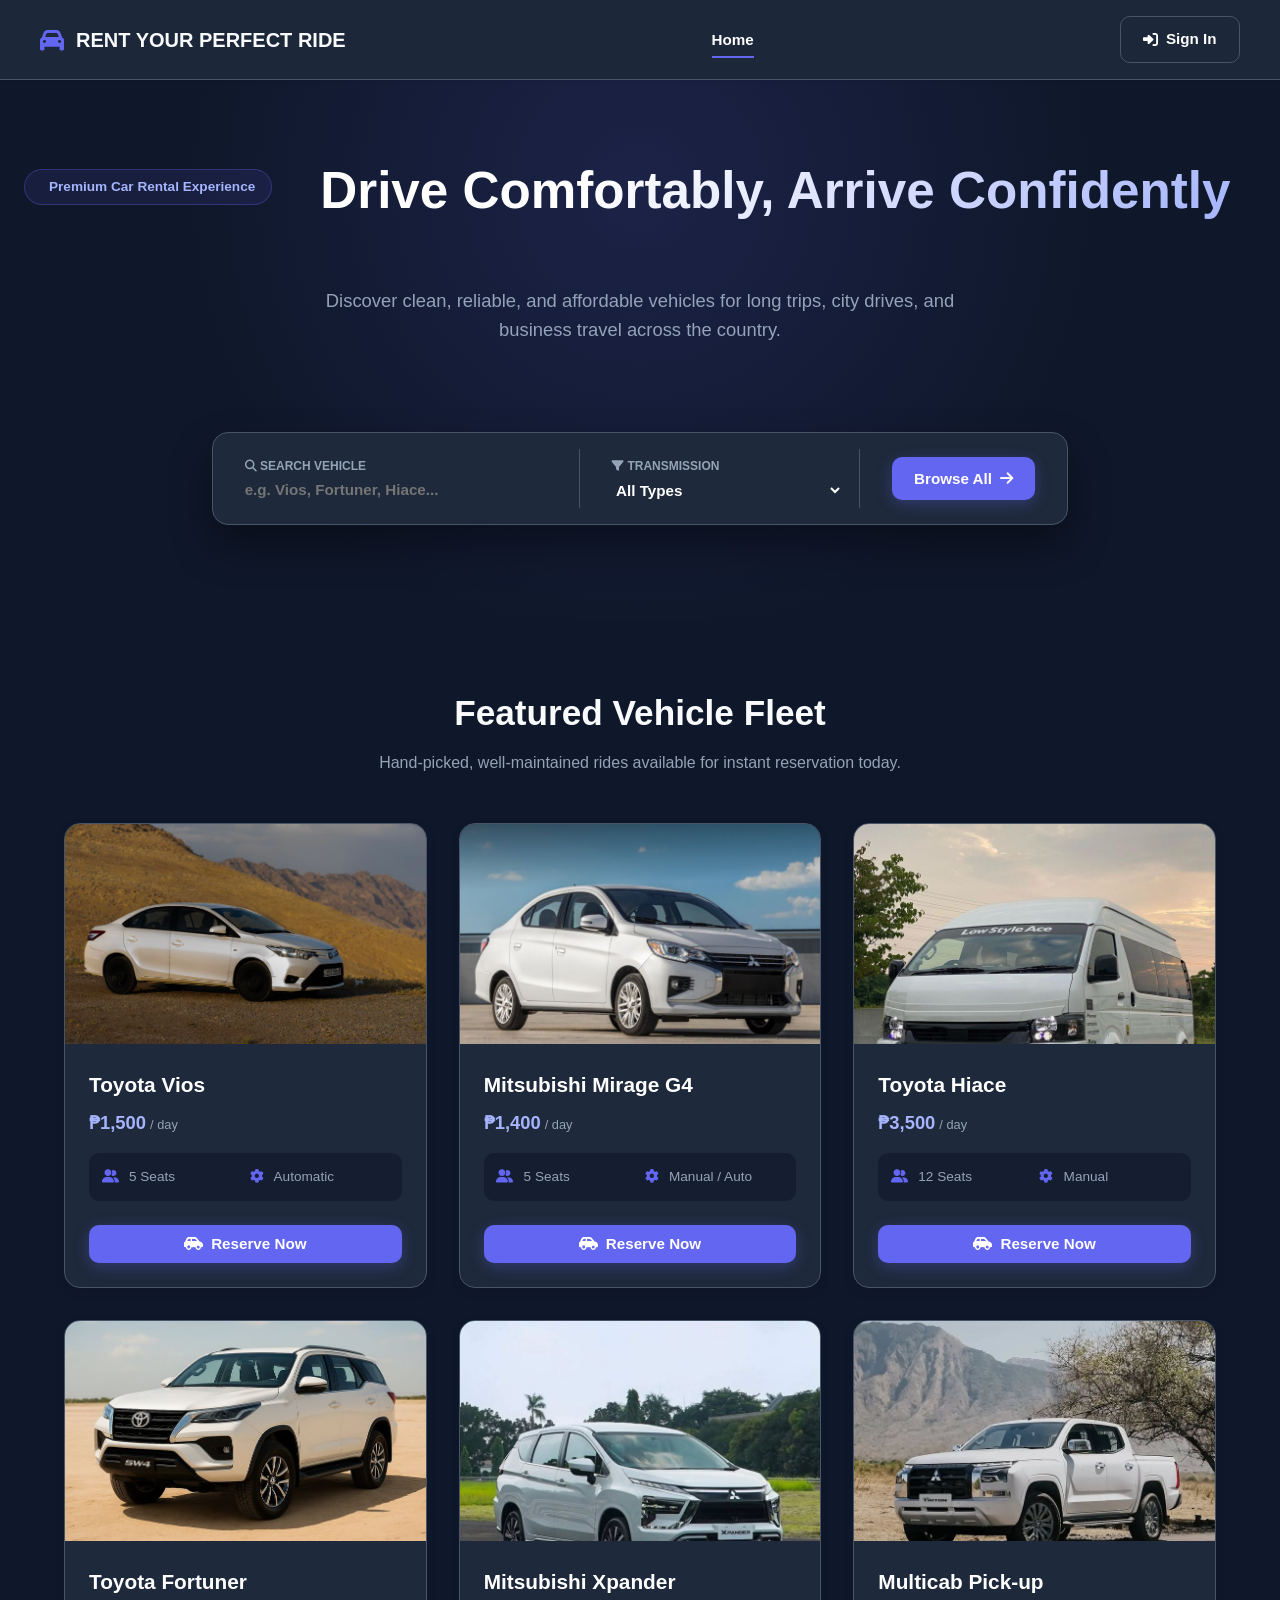
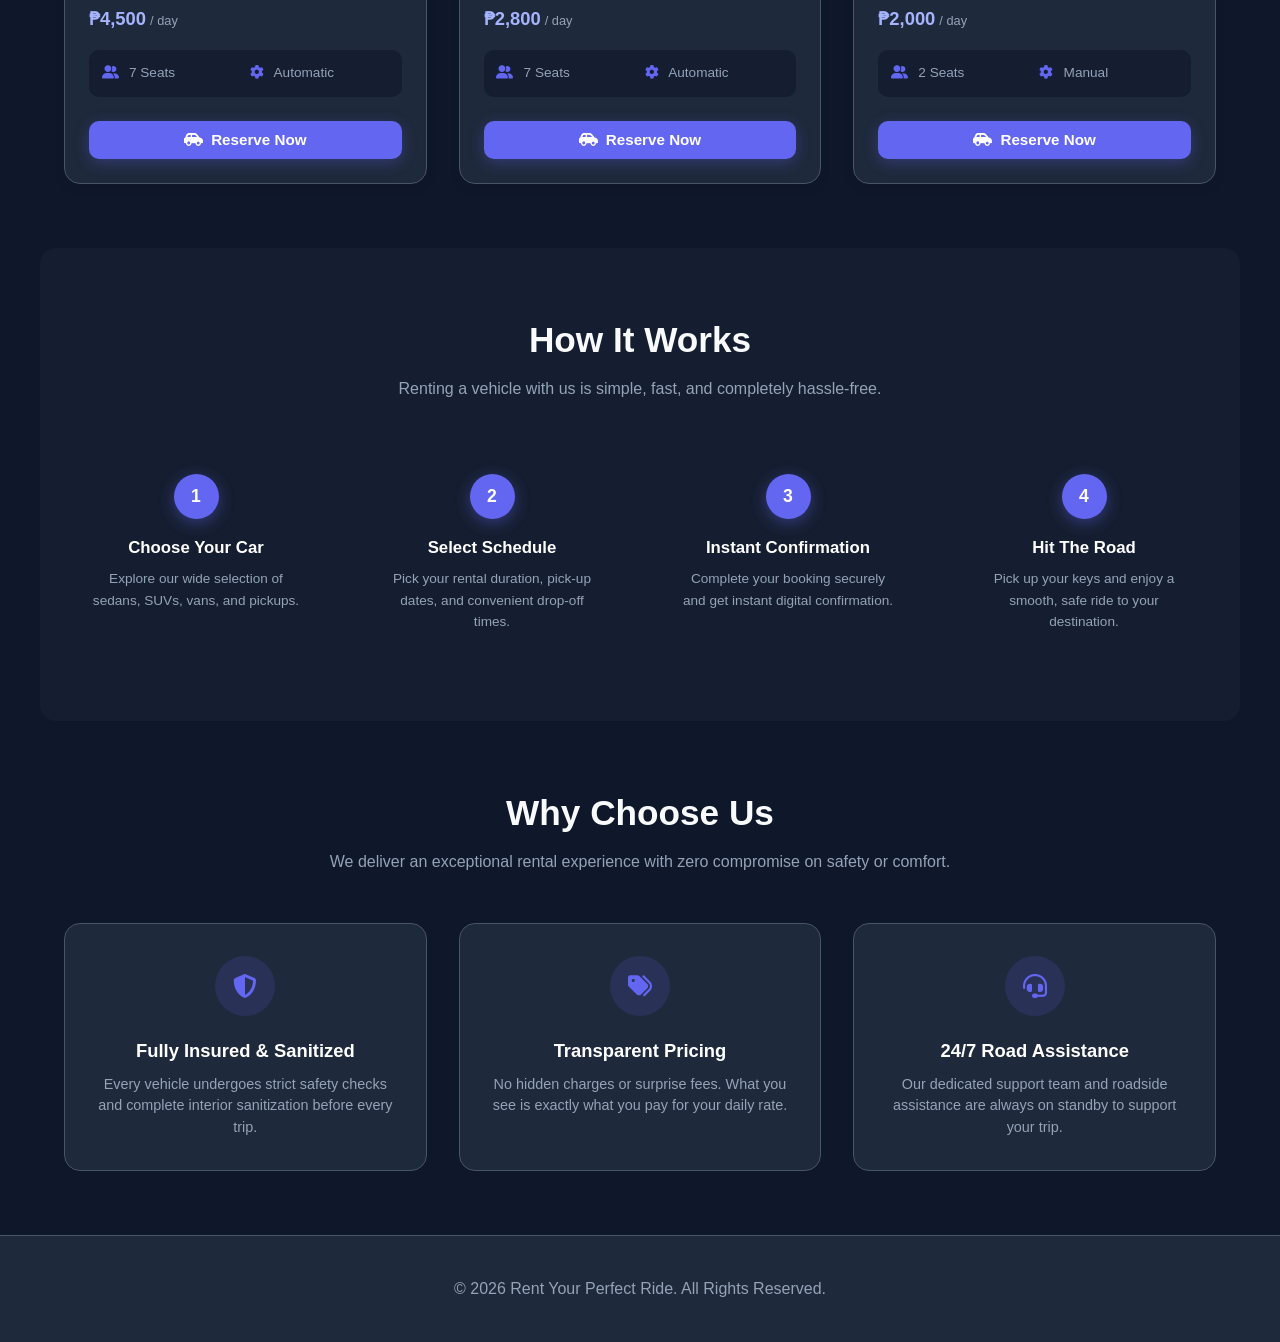
<file: index.html>
<!DOCTYPE html>
<html lang="en">
<head>
  <meta charset="UTF-8">
  <meta name="viewport" content="width=device-width, initial-scale=1.0">
  <title>Rent Your Perfect Ride - Modern Car Rentals</title>
  <link rel="stylesheet" href="styles.css">
  <link rel="stylesheet" href="https://cdnjs.cloudflare.com/ajax/libs/font-awesome/6.7.0/css/all.min.css">
  <style>
    :root {
      --primary: #6366f1;
      --primary-hover: #4f46e5;
      --secondary: #0f172a;
      --card-bg: #1e293b;
      --panel-bg: #111827;
      --muted: #94a3b8;
      --light: #f8fafc;
      --border: #475569;
      --radius: 16px;
    }

    * { margin: 0; padding: 0; box-sizing: border-box; font-family: 'Segoe UI', Roboto, sans-serif; }
    body { background: var(--secondary); color: var(--light); min-height: 100vh; display: flex; flex-direction: column; overflow-x: hidden; }

    /* Navbar */
    .navbar {
      background: rgba(30, 41, 59, 0.95);
      backdrop-filter: blur(12px);
      padding: 1rem 2.5rem;
      display: flex;
      justify-content: space-between;
      align-items: center;
      border-bottom: 1px solid var(--border);
      position: sticky; top: 0; z-index: 1000;
    }
    .nav-brand {
      color: var(--light);
      font-size: 1.25rem;
      font-weight: 700;
      display: flex;
      align-items: center;
      gap: 0.75rem;
      text-decoration: none;
    }
    .nav-brand i { color: var(--primary); font-size: 1.5rem; }
    .nav-links { display: flex; list-style: none; gap: 1.5rem; align-items: center; }
    .nav-links a {
      color: var(--muted);
      text-decoration: none;
      font-weight: 600;
      font-size: 0.95rem;
      transition: color 0.2s;
      cursor: pointer;
    }
    .nav-links a:hover, .nav-links a.active { color: white; }
    .nav-actions { display: flex; gap: 1rem; align-items: center; }

    .btn {
      padding: 0.65rem 1.4rem;
      border-radius: 10px;
      font-weight: 600;
      border: none;
      cursor: pointer;
      text-decoration: none;
      display: inline-flex;
      align-items: center;
      gap: 0.5rem;
      transition: all 0.25s ease;
      font-size: 0.95rem;
    }
    .btn-outline { background: transparent; color: white; border: 1px solid var(--border); }
    .btn-outline:hover { border-color: var(--primary); background: rgba(99, 102, 241, 0.15); }
    .btn-primary { background: var(--primary); color: white; box-shadow: 0 4px 15px rgba(99, 102, 241, 0.3); }
    .btn-primary:hover { background: var(--primary-hover); transform: translateY(-2px); }

    /* Hero Section */
    .hero {
      position: relative;
      padding: 5rem 1.5rem 6rem;
      text-align: center;
      background: radial-gradient(circle at 50% 20%, rgba(99, 102, 241, 0.15) 0%, transparent 60%);
    }
    .hero-badge {
      display: inline-flex;
      align-items: center;
      gap: 0.5rem;
      background: rgba(99, 102, 241, 0.1);
      border: 1px solid rgba(99, 102, 241, 0.3);
      color: #a5b4fc;
      padding: 0.4rem 1rem;
      border-radius: 30px;
      font-size: 0.85rem;
      font-weight: 600;
      margin-bottom: 1.5rem;
    }
    .hero h1 {
      font-size: 3.2rem;
      font-weight: 800;
      line-height: 1.2;
      margin-bottom: 1rem;
      background: linear-gradient(135deg, #ffffff 30%, #a5b4fc 100%);
      -webkit-background-clip: text;
      -webkit-text-fill-color: transparent;
    }
    .hero p {
      font-size: 1.15rem;
      color: var(--muted);
      max-width: 650px;
      margin: 0 auto 2.5rem;
    }

    /* Floating Search / Filter Bar */
    .hero-search-bar {
      max-width: 900px;
      margin: 0 auto;
      background: var(--card-bg);
      border: 1px solid var(--border);
      border-radius: var(--radius);
      padding: 1rem;
      display: grid;
      grid-template-columns: 2fr 1.5fr 1fr;
      gap: 1rem;
      box-shadow: 0 20px 40px rgba(0, 0, 0, 0.4);
    }
    .search-field {
      display: flex;
      flex-direction: column;
      text-align: left;
      padding: 0.5rem 1rem;
      border-right: 1px solid var(--border);
    }
    .search-field:last-child { border-right: none; }
    .search-field label { font-size: 0.75rem; color: var(--muted); text-transform: uppercase; font-weight: 700; margin-bottom: 0.3rem; }
    .search-field input, .search-field select {
      background: transparent;
      border: none;
      color: white;
      font-size: 0.95rem;
      outline: none;
      font-weight: 600;
    }
    .search-field select option { background: var(--card-bg); color: white; }

    /* Section Header */
    .section-container { max-width: 1200px; margin: 0 auto; padding: 4rem 1.5rem; width: 100%; }
    .section-title-box { text-align: center; margin-bottom: 3rem; }
    .section-title-box h2 { font-size: 2.2rem; font-weight: 700; margin-bottom: 0.5rem; }
    .section-title-box p { color: var(--muted); font-size: 1rem; }

    /* Feature Fleet Grid */
    .vehicle-grid {
      display: grid;
      grid-template-columns: repeat(auto-fill, minmax(340px, 1fr));
      gap: 2rem;
    }
    .vehicle-card {
      background: var(--card-bg);
      border-radius: var(--radius);
      border: 1px solid var(--border);
      overflow: hidden;
      display: flex;
      flex-direction: column;
      transition: transform 0.3s ease, border-color 0.3s ease;
    }
    .vehicle-card:hover { transform: translateY(-6px); border-color: var(--primary); }

    .vehicle-img-container {
      height: 220px;
      background: var(--panel-bg);
      position: relative;
      overflow: hidden;
    }
    .vehicle-img-container img {
      width: 100%; height: 100%;
      object-fit: cover;
      transition: transform 0.4s ease;
    }
    .vehicle-card:hover .vehicle-img-container img { transform: scale(1.06); }

    .vehicle-body { padding: 1.5rem; display: flex; flex-direction: column; flex: 1; }
    .vehicle-title { font-size: 1.3rem; font-weight: 700; margin-bottom: 0.4rem; color: white; }
    .vehicle-price { font-size: 1.15rem; color: #a5b4fc; font-weight: 700; margin-bottom: 1rem; }
    .vehicle-specs {
      display: grid; grid-template-columns: 1fr 1fr; gap: 0.6rem;
      margin-bottom: 1.5rem; font-size: 0.85rem; color: var(--muted);
      background: rgba(15, 23, 42, 0.6);
      padding: 0.8rem; border-radius: 10px;
    }
    .vehicle-specs i { color: var(--primary); margin-right: 0.4rem; }

    /* "Why Choose Us" Grid */
    .features-grid {
      display: grid;
      grid-template-columns: repeat(auto-fit, minmax(250px, 1fr));
      gap: 2rem;
    }
    .feature-card {
      background: var(--card-bg);
      border: 1px solid var(--border);
      padding: 2rem;
      border-radius: var(--radius);
      text-align: center;
      transition: transform 0.3s ease;
    }
    .feature-card:hover { transform: translateY(-4px); }
    .feature-icon {
      width: 60px; height: 60px;
      border-radius: 50%;
      background: rgba(99, 102, 241, 0.15);
      color: var(--primary);
      display: flex; justify-content: center; align-items: center;
      font-size: 1.5rem;
      margin: 0 auto 1.25rem;
    }
    .feature-card h3 { font-size: 1.15rem; margin-bottom: 0.5rem; color: white; }
    .feature-card p { color: var(--muted); font-size: 0.9rem; line-height: 1.5; }

    /* How It Works Steps */
    .steps-container {
      display: grid;
      grid-template-columns: repeat(auto-fit, minmax(220px, 1fr));
      gap: 2rem;
      position: relative;
    }
    .step-box { text-align: center; padding: 1.5rem; }
    .step-number {
      width: 45px; height: 45px;
      background: var(--primary);
      color: white;
      border-radius: 50%;
      font-weight: 800;
      display: flex; justify-content: center; align-items: center;
      margin: 0 auto 1rem;
      font-size: 1.1rem;
      box-shadow: 0 4px 15px rgba(99, 102, 241, 0.4);
    }
    .step-box h4 { font-size: 1.05rem; margin-bottom: 0.4rem; color: white; }
    .step-box p { font-size: 0.85rem; color: var(--muted); }

    /* Footer */
    footer {
      background: var(--card-bg);
      color: var(--muted);
      text-align: center;
      padding: 2.5rem 1.5rem;
      border-top: 1px solid var(--border);
      margin-top: auto;
    }

    @media (max-width: 768px) {
      .navbar { padding: 1rem; flex-direction: column; gap: 1rem; }
      .hero h1 { font-size: 2.2rem; }
      .hero-search-bar { grid-template-columns: 1fr; }
      .search-field { border-right: none; border-bottom: 1px solid var(--border); padding-bottom: 0.5rem; }
    }
  </style>
</head>
<body>

  <!-- Smart Navigation Bar -->
  <nav class="navbar">
    <a href="index.html" class="nav-brand"><i class="fas fa-car"></i> RENT YOUR PERFECT RIDE</a>
    <ul class="nav-links" id="nav-menu-links">
      <!-- Populated dynamically via JS -->
    </ul>
    <div class="nav-actions" id="nav-user-actions">
      <!-- Populated dynamically via JS -->
    </div>
  </nav>

  <!-- Hero Section -->
  <section class="hero">
    <div class="hero-badge"><i class="fas fa-sparkles"></i> Premium Car Rental Experience</div>
    <h1>Drive Comfortably, Arrive Confidently</h1>
    <p>Discover clean, reliable, and affordable vehicles for long trips, city drives, and business travel across the country.</p>

    <!-- Search & Quick Filter Bar -->
    <div class="hero-search-bar">
      <div class="search-field">
        <label><i class="fas fa-search"></i> Search Vehicle</label>
        <input type="text" id="home-search-input" placeholder="e.g. Vios, Fortuner, Hiace..." oninput="filterFleet()">
      </div>
      <div class="search-field">
        <label><i class="fas fa-filter"></i> Transmission</label>
        <select id="home-type-select" onchange="filterFleet()">
          <option value="ALL">All Types</option>
          <option value="Automatic">Automatic</option>
          <option value="Manual">Manual</option>
        </select>
      </div>
      <div class="search-field" style="justify-content: center; align-items: stretch;">
        <button class="btn btn-primary" style="justify-content: center; height: 100%;" onclick="handleReserveAction('vehicles.html')">
          Browse All <i class="fas fa-arrow-right"></i>
        </button>
      </div>
    </div>
  </section>

  <!-- Featured Vehicles Section -->
  <section class="section-container">
    <div class="section-title-box">
      <h2>Featured Vehicle Fleet</h2>
      <p>Hand-picked, well-maintained rides available for instant reservation today.</p>
    </div>
    
    <div class="vehicle-grid" id="featured-grid">
      <!-- Dynamic car cards rendered via JavaScript -->
    </div>
  </section>

  <!-- How It Works Section -->
  <section class="section-container" style="background: rgba(30, 41, 59, 0.4); border-radius: var(--radius);">
    <div class="section-title-box">
      <h2>How It Works</h2>
      <p>Renting a vehicle with us is simple, fast, and completely hassle-free.</p>
    </div>
    
    <div class="steps-container">
      <div class="step-box">
        <div class="step-number">1</div>
        <h4>Choose Your Car</h4>
        <p>Explore our wide selection of sedans, SUVs, vans, and pickups.</p>
      </div>
      <div class="step-box">
        <div class="step-number">2</div>
        <h4>Select Schedule</h4>
        <p>Pick your rental duration, pick-up dates, and convenient drop-off times.</p>
      </div>
      <div class="step-box">
        <div class="step-number">3</div>
        <h4>Instant Confirmation</h4>
        <p>Complete your booking securely and get instant digital confirmation.</p>
      </div>
      <div class="step-box">
        <div class="step-number">4</div>
        <h4>Hit The Road</h4>
        <p>Pick up your keys and enjoy a smooth, safe ride to your destination.</p>
      </div>
    </div>
  </section>

  <!-- Why Choose Us -->
  <section class="section-container">
    <div class="section-title-box">
      <h2>Why Choose Us</h2>
      <p>We deliver an exceptional rental experience with zero compromise on safety or comfort.</p>
    </div>

    <div class="features-grid">
      <div class="feature-card">
        <div class="feature-icon"><i class="fas fa-shield-alt"></i></div>
        <h3>Fully Insured & Sanitized</h3>
        <p>Every vehicle undergoes strict safety checks and complete interior sanitization before every trip.</p>
      </div>
      <div class="feature-card">
        <div class="feature-icon"><i class="fas fa-tags"></i></div>
        <h3>Transparent Pricing</h3>
        <p>No hidden charges or surprise fees. What you see is exactly what you pay for your daily rate.</p>
      </div>
      <div class="feature-card">
        <div class="feature-icon"><i class="fas fa-headset"></i></div>
        <h3>24/7 Road Assistance</h3>
        <p>Our dedicated support team and roadside assistance are always on standby to support your trip.</p>
      </div>
    </div>
  </section>

  <footer>
    <p>&copy; 2026 Rent Your Perfect Ride. All Rights Reserved.</p>
  </footer>

  <script>
    const userRole = localStorage.getItem('userRole');
    const userName = localStorage.getItem('userName');

    // Default Fleet Data mapped to local car_image folder
    const defaultFleet = [
      { id: '1', name: 'Toyota Vios', rate: 1500, seats: 5, type: 'Automatic', image: 'car_image/vios.avif' },
      { id: '2', name: 'Mitsubishi Mirage G4', rate: 1400, seats: 5, type: 'Manual / Auto', image: 'car_image/mirage.jpeg' },
      { id: '3', name: 'Toyota Hiace', rate: 3500, seats: 12, type: 'Manual', image: 'car_image/hiace.jpeg' },
      { id: '4', name: 'Toyota Fortuner', rate: 4500, seats: 7, type: 'Automatic', image: 'car_image/fortuner.jpeg' },
      { id: '5', name: 'Mitsubishi Xpander', rate: 2800, seats: 7, type: 'Automatic', image: 'car_image/xpander.jpeg' },
      { id: '6', name: 'Multicab Pick-up', rate: 2000, seats: 2, type: 'Manual', image: 'car_image/pickup.jpeg' }
    ];

    function getFleet() {
      let fleet = JSON.parse(localStorage.getItem('vehicleFleet'));
      if (!fleet) {
        fleet = defaultFleet;
        localStorage.setItem('vehicleFleet', JSON.stringify(fleet));
      }
      return fleet;
    }

    document.addEventListener('DOMContentLoaded', () => {
      setupNavbar();
      renderFeaturedGrid();
    });

    // Guard handler when clicking reserve/browse while unauthenticated
    function handleReserveAction(targetUrl) {
      if (!userName) {
        alert('⚠️ Please sign in first to access the vehicle catalog and booking pages.');
        window.location.href = 'login.html';
      } else {
        window.location.href = targetUrl;
      }
    }

    // Dynamic Navigation bar state
    function setupNavbar() {
      const actions = document.getElementById('nav-user-actions');
      const links = document.getElementById('nav-menu-links');

      if (userName) {
        if (userRole === 'admin') {
          links.innerHTML = `
            <li><a href="index.html" class="active">Home</a></li>
            <li><a href="vehicles.html">Manage Fleet</a></li>
            <li><a href="admin-dashboard.html">Admin Overview</a></li>
          `;
        } else {
          // Logged-in Customer receives full navigation links
          links.innerHTML = `
            <li><a href="index.html" class="active">Home</a></li>
            <li><a href="vehicles.html">Vehicles</a></li>
            <li><a href="dashboard.html">Dashboard</a></li>
            <li><a href="transactions.html">My Bookings</a></li>
            <li><a href="payment.html">Payment</a></li>
          `;
        }

        actions.innerHTML = `
          <span style="font-weight: 600; color: #93c5fd; font-size: 0.9rem;">
            <i class="fas fa-user-circle"></i> Hello, ${userName}
          </span>
          <button onclick="logout()" class="btn btn-outline" style="padding: 0.4rem 0.9rem; font-size: 0.85rem;">
            <i class="fas fa-sign-out-alt"></i> Logout
          </button>
        `;
      } else {
        // Logged-out view: Only Home is displayed in links, and only Sign In in actions
        links.innerHTML = `
          <li><a href="index.html" class="active">Home</a></li>
        `;

        actions.innerHTML = `
          <a href="login.html" class="btn btn-outline"><i class="fas fa-sign-in-alt"></i> Sign In</a>
        `;
      }
    }

    function logout() {
      localStorage.removeItem('userRole');
      localStorage.removeItem('userName');
      window.location.reload();
    }

    // Render Fleet Grid
    function renderFeaturedGrid() {
      const fleet = getFleet();
      const grid = document.getElementById('featured-grid');

      grid.innerHTML = fleet.map(car => {
        return `
          <div class="vehicle-card" data-name="${car.name.toLowerCase()}" data-type="${car.type.toLowerCase()}">
            <div class="vehicle-img-container">
              <img src="${car.image}" alt="${car.name}" onerror="this.src='car_image/pickup.jpeg'">
            </div>
            <div class="vehicle-body">
              <div class="vehicle-title">${car.name}</div>
              <div class="vehicle-price">₱${Number(car.rate).toLocaleString()} <span style="font-size:0.8rem; color:var(--muted); font-weight:normal;">/ day</span></div>
              <div class="vehicle-specs">
                <div><i class="fas fa-user-friends"></i> ${car.seats} Seats</div>
                <div><i class="fas fa-cog"></i> ${car.type}</div>
              </div>
              <div class="vehicle-actions" style="margin-top:auto;">
                <button class="btn btn-primary" style="width:100%; justify-content:center;" 
                  onclick="handleReserveAction('vehicles.html')">
                  <i class="fas fa-car-side"></i> Reserve Now
                </button>
              </div>
            </div>
          </div>
        `;
      }).join('');
    }

    function filterFleet() {
      const query = document.getElementById('home-search-input').value.toLowerCase().trim();
      const typeFilter = document.getElementById('home-type-select').value.toLowerCase();
      const cards = document.querySelectorAll('#featured-grid .vehicle-card');

      cards.forEach(card => {
        const carName = card.getAttribute('data-name');
        const carType = card.getAttribute('data-type');

        const matchesQuery = carName.includes(query);
        const matchesType = typeFilter === 'all' || carType.includes(typeFilter);

        if (matchesQuery && matchesType) {
          card.style.display = 'flex';
        } else {
          card.style.display = 'none';
        }
      });
    }
  </script>
</body>
</html>
</file>
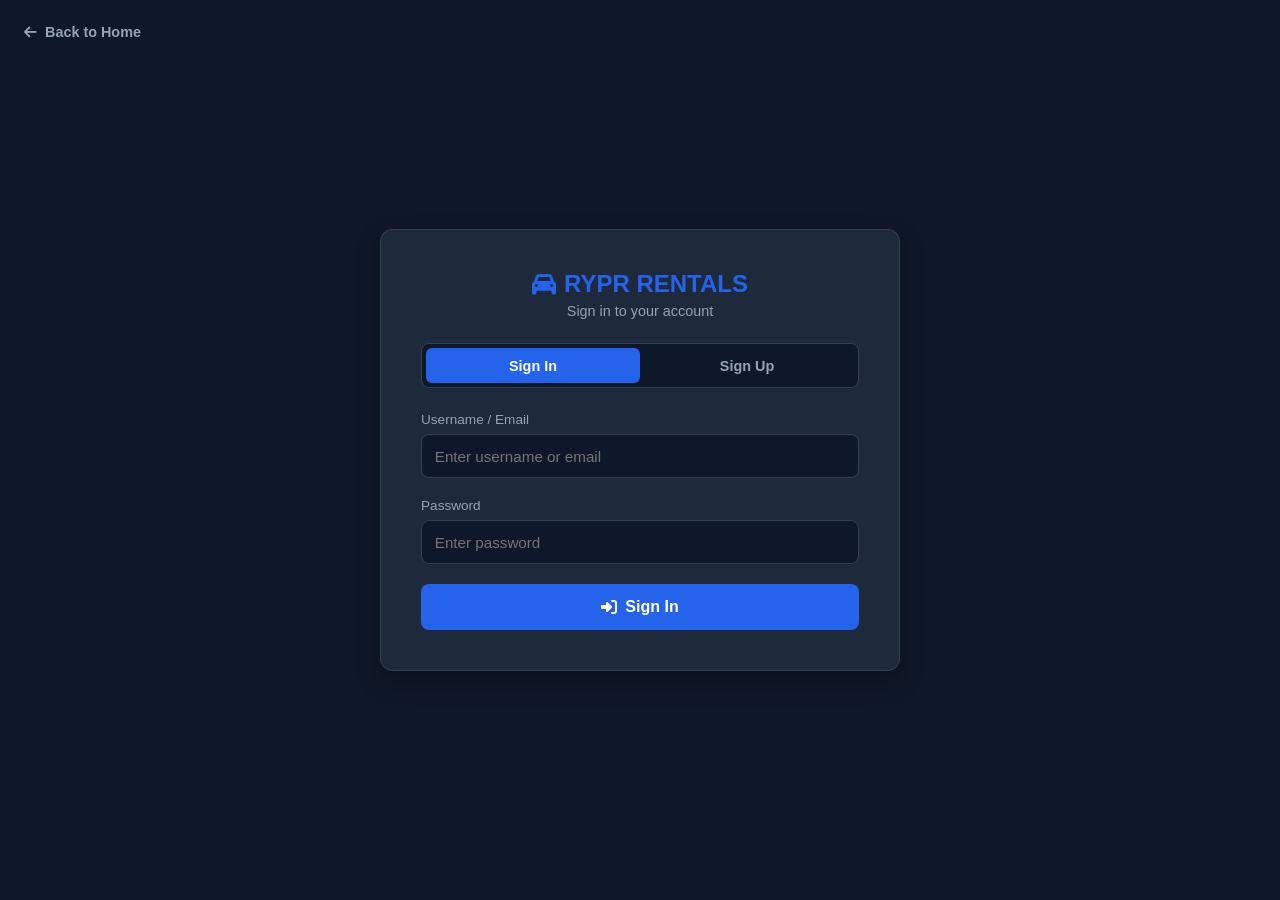
<file: admin-dashboard.html>
<!DOCTYPE html>
<html lang="en">
<head>
  <meta charset="UTF-8">
  <meta name="viewport" content="width=device-width, initial-scale=1.0">
  <title>Admin Dashboard - Rent Your Perfect Ride</title>
  <link rel="stylesheet" href="https://cdnjs.cloudflare.com/ajax/libs/font-awesome/6.7.0/css/all.min.css">
  <style>
    :root {
      --primary: #2563eb;
      --success: #10b981;
      --warning: #f59e0b;
      --danger: #ef4444;
      --dark: #0f172a;
      --card: #1e293b;
      --muted: #94a3b8;
      --light: #f8fafc;
      --border: #334155;
      --radius: 12px;
    }

    * { margin: 0; padding: 0; box-sizing: border-box; font-family: 'Segoe UI', Roboto, sans-serif; }
    body { background: var(--dark); color: var(--light); min-height: 100vh; display: flex; }

    /* Sidebar */
    .sidebar {
      width: 260px; background: var(--card); padding: 2rem 1.5rem;
      display: flex; flex-direction: column; gap: 2.5rem;
      position: fixed; top: 0; bottom: 0; left: 0;
      box-shadow: 2px 0 10px rgba(0,0,0,0.2);
    }
    .sidebar-logo { font-size: 1.3rem; font-weight: 700; color: #60a5fa; display: flex; align-items: center; gap: 0.75rem; }
    .sidebar-menu { list-style: none; display: flex; flex-direction: column; gap: 0.5rem; flex: 1; }
    .sidebar-menu li a {
      display: flex; align-items: center; gap: 0.75rem; padding: 0.9rem 1rem;
      border-radius: 8px; color: var(--muted); text-decoration: none; font-weight: 600; font-size: 0.9rem;
      transition: all 0.2s;
    }
    .sidebar-menu li a:hover, .sidebar-menu li a.active { background: var(--primary); color: white; }
    .sidebar-menu li:last-child { margin-top: auto; }
    .sidebar-menu li a.logout { color: #f87171; }

    /* Main Content */
    .main-content { flex: 1; margin-left: 260px; padding: 2.5rem; }
    .page-header { margin-bottom: 2rem; display: flex; justify-content: space-between; align-items: center; }
    .page-header h1 { font-size: 1.8rem; }
    .admin-badge { background: rgba(37, 99, 235, 0.2); color: #93c5fd; padding: 0.4rem 1rem; border-radius: 20px; font-size: 0.85rem; font-weight: 600; }

    /* Stat Cards */
    .stats-grid { display: grid; grid-template-columns: repeat(auto-fit, minmax(220px, 1fr)); gap: 1.5rem; margin-bottom: 2.5rem; }
    .stat-card { background: var(--card); padding: 1.5rem; border-radius: var(--radius); border: 1px solid var(--border); }
    .stat-card .icon { font-size: 1.5rem; color: var(--primary); margin-bottom: 0.5rem; }
    .stat-card h3 { font-size: 1.8rem; margin-bottom: 0.2rem; }
    .stat-card p { color: var(--muted); font-size: 0.85rem; }

    /* Table Panel */
    .table-panel { background: var(--card); border-radius: var(--radius); padding: 1.5rem; border: 1px solid var(--border); }
    .panel-header { display: flex; justify-content: space-between; align-items: center; margin-bottom: 1.5rem; }
    .data-table { width: 100%; border-collapse: collapse; }
    .data-table th { text-align: left; padding: 1rem; color: var(--muted); font-size: 0.85rem; border-bottom: 2px solid var(--border); text-transform: uppercase; }
    .data-table td { padding: 1rem; border-bottom: 1px solid var(--border); font-size: 0.9rem; }
    .data-table tr:hover { background: rgba(255,255,255,0.02); }

    /* Badges & Actions */
    .badge { padding: 0.35rem 0.8rem; border-radius: 20px; font-size: 0.75rem; font-weight: 600; display: inline-block; }
    .badge-pending { background: rgba(245, 158, 11, 0.15); color: var(--warning); }
    .badge-completed { background: rgba(16, 185, 129, 0.15); color: var(--success); }

    .btn-action { padding: 0.4rem 0.8rem; border-radius: 6px; border: none; cursor: pointer; font-size: 0.8rem; font-weight: 600; margin-right: 0.3rem; transition: opacity 0.2s; }
    .btn-approve { background: var(--success); color: white; }
    .btn-delete { background: var(--danger); color: white; }
    .btn-action:hover { opacity: 0.85; }

    @media (max-width: 768px) {
      .sidebar { position: relative; width: 100%; flex-direction: row; padding: 1rem; }
      body { flex-direction: column; }
      .main-content { margin-left: 0; padding: 1.5rem; }
    }
  </style>
</head>
<body>

  <!-- Admin Sidebar -->
  <aside class="sidebar">
    <div class="sidebar-logo">
      <i class="fas fa-user-shield"></i> ADMIN PORTAL
    </div>
    <ul class="sidebar-menu">
      <li><a href="admin-dashboard.html" class="active"><i class="fas fa-chart-line"></i> Master Overview</a></li>
      <li><a href="vehicles.html"><i class="fas fa-car"></i> View Vehicle Fleet</a></li>
      <li><a href="#" onclick="logoutAdmin(event)" class="logout"><i class="fas fa-sign-out-alt"></i> Admin Logout</a></li>
    </ul>
  </aside>

  <!-- Main Content -->
  <main class="main-content">
    <div class="page-header">
      <div>
        <h1>System Overview</h1>
        <p style="color: var(--muted);">Manage customer reservations, track total revenue, and update order statuses.</p>
      </div>
      <span class="admin-badge"><i class="fas fa-shield-alt"></i> Administrator Active</span>
    </div>

    <!-- System Stats -->
    <div class="stats-grid">
      <div class="stat-card">
        <div class="icon"><i class="fas fa-coins"></i></div>
        <h3 id="adm-total-revenue">₱0.00</h3>
        <p>Total Revenue (Completed)</p>
      </div>
      <div class="stat-card">
        <div class="icon" style="color: var(--warning);"><i class="fas fa-clock"></i></div>
        <h3 id="adm-pending-count">0</h3>
        <p>Pending / Unpaid Orders</p>
      </div>
      <div class="stat-card">
        <div class="icon" style="color: var(--success);"><i class="fas fa-check-circle"></i></div>
        <h3 id="adm-completed-count">0</h3>
        <p>Completed Bookings</p>
      </div>
      <div class="stat-card">
        <div class="icon" style="color: #a5b4fc;"><i class="fas fa-list-alt"></i></div>
        <h3 id="adm-total-orders">0</h3>
        <p>Total Reservations Handled</p>
      </div>
    </div>

    <!-- Master Bookings Table -->
    <div class="table-panel">
      <div class="panel-header">
        <h2><i class="fas fa-receipt"></i> All Customer Reservations</h2>
      </div>

      <table class="data-table">
        <thead>
          <tr>
            <th>Ref No.</th>
            <th>Vehicle</th>
            <th>Dates / Duration</th>
            <th>Total Amount</th>
            <th>Status</th>
            <th>Management Actions</th>
          </tr>
        </thead>
        <tbody id="admin-table-body">
          <!-- Dynamically populated -->
        </tbody>
      </table>
    </div>
  </main>

  <script>
    // Verify Admin Authorization
    if (localStorage.getItem('userRole') !== 'admin') {
      alert('⚠️ Access Denied! Admin privileges required.');
      window.location.href = 'login.html';
    }

    function logoutAdmin(e) {
      e.preventDefault();
      if (confirm('Log out from Admin Panel?')) {
        localStorage.removeItem('userRole');
        localStorage.removeItem('userName');
        window.location.href = 'login.html';
      }
    }

    // Load and render all customer bookings across system
    function renderAdminDashboard() {
      const completedBookings = JSON.parse(localStorage.getItem('completedBookings')) || [];
      const transactionRecords = JSON.parse(localStorage.getItem('transactionRecords')) || [];

      // Unified record list sorted newest first
      const allRecords = [
        ...completedBookings.map(b => ({
          refNo: b.refNo,
          vehicle: b.vehicle,
          dates: `${b.dateCompleted} (${b.days || 1} days)`,
          total: Number(b.total),
          status: b.status || 'Completed'
        })),
        ...transactionRecords.map(t => ({
          refNo: t.transactionId,
          vehicle: t.vehicle,
          dates: t.pickupDate || '—',
          total: Number(t.totalAmount || 0),
          status: t.status || 'Pending'
        }))
      ].reverse();

      // Stats Calculations
      const completed = allRecords.filter(r => r.status === 'Completed' || r.status === 'Paid');
      const pending = allRecords.filter(r => r.status === 'Pending' || r.status === 'Upcoming');
      const revenue = completed.reduce((sum, r) => sum + r.total, 0);

      document.getElementById('adm-total-revenue').textContent = '₱' + revenue.toLocaleString('en-PH', {minimumFractionDigits: 2});
      document.getElementById('adm-pending-count').textContent = pending.length;
      document.getElementById('adm-completed-count').textContent = completed.length;
      document.getElementById('adm-total-orders').textContent = allRecords.length;

      const tbody = document.getElementById('admin-table-body');
      
      if (allRecords.length === 0) {
        tbody.innerHTML = `<tr><td colspan="6" style="text-align:center; color:var(--muted); padding:2rem;">No customer bookings found in the system.</td></tr>`;
        return;
      }

      tbody.innerHTML = allRecords.map(item => {
        const isPaid = item.status === 'Completed' || item.status === 'Paid';
        const badgeClass = isPaid ? 'badge-completed' : 'badge-pending';

        return `
          <tr>
            <td><strong>${item.refNo}</strong></td>
            <td>${item.vehicle}</td>
            <td>${item.dates}</td>
            <td>₱${item.total.toLocaleString('en-PH', {minimumFractionDigits:2})}</td>
            <td><span class="badge ${badgeClass}">${item.status}</span></td>
            <td>
              ${!isPaid ? `<button class="btn-action btn-approve" onclick="approveBooking('${item.refNo}')"><i class="fas fa-check"></i> Approve & Complete</button>` : ''}
              <button class="btn-action btn-delete" onclick="adminDeleteBooking('${item.refNo}')"><i class="fas fa-trash-alt"></i> Cancel</button>
            </td>
          </tr>
        `;
      }).join('');
    }

    // Approve booking status from Pending -> Completed
    function approveBooking(refNo) {
      if (confirm(`Approve payment and mark booking ${refNo} as Completed?`)) {
        let completedBookings = JSON.parse(localStorage.getItem('completedBookings')) || [];
        let transactionRecords = JSON.parse(localStorage.getItem('transactionRecords')) || [];

        // Find record in transactions and move to completedBookings
        const foundIndex = transactionRecords.findIndex(t => t.transactionId === refNo);
        if (foundIndex !== -1) {
          const item = transactionRecords[foundIndex];
          completedBookings.push({
            refNo: item.transactionId,
            vehicle: item.vehicle,
            days: 1,
            total: item.totalAmount,
            status: 'Completed',
            dateCompleted: item.pickupDate || new Date().toLocaleDateString('en-PH')
          });
          transactionRecords.splice(foundIndex, 1);
        } else {
          // If already in completedBookings as upcoming, update status
          completedBookings = completedBookings.map(b => b.refNo === refNo ? { ...b, status: 'Completed' } : b);
        }

        localStorage.setItem('completedBookings', JSON.stringify(completedBookings));
        localStorage.setItem('transactionRecords', JSON.stringify(transactionRecords));
        renderAdminDashboard();
      }
    }

    // Admin Delete / Cancel Booking
    function adminDeleteBooking(refNo) {
      if (confirm(`Are you sure you want to cancel reservation ${refNo}?`)) {
        let completedBookings = JSON.parse(localStorage.getItem('completedBookings')) || [];
        let transactionRecords = JSON.parse(localStorage.getItem('transactionRecords')) || [];

        completedBookings = completedBookings.filter(b => b.refNo !== refNo);
        transactionRecords = transactionRecords.filter(t => t.transactionId !== refNo);

        localStorage.setItem('completedBookings', JSON.stringify(completedBookings));
        localStorage.setItem('transactionRecords', JSON.stringify(transactionRecords));
        renderAdminDashboard();
      }
    }

    window.onload = renderAdminDashboard;
  </script>
</body>
</html>
</file>
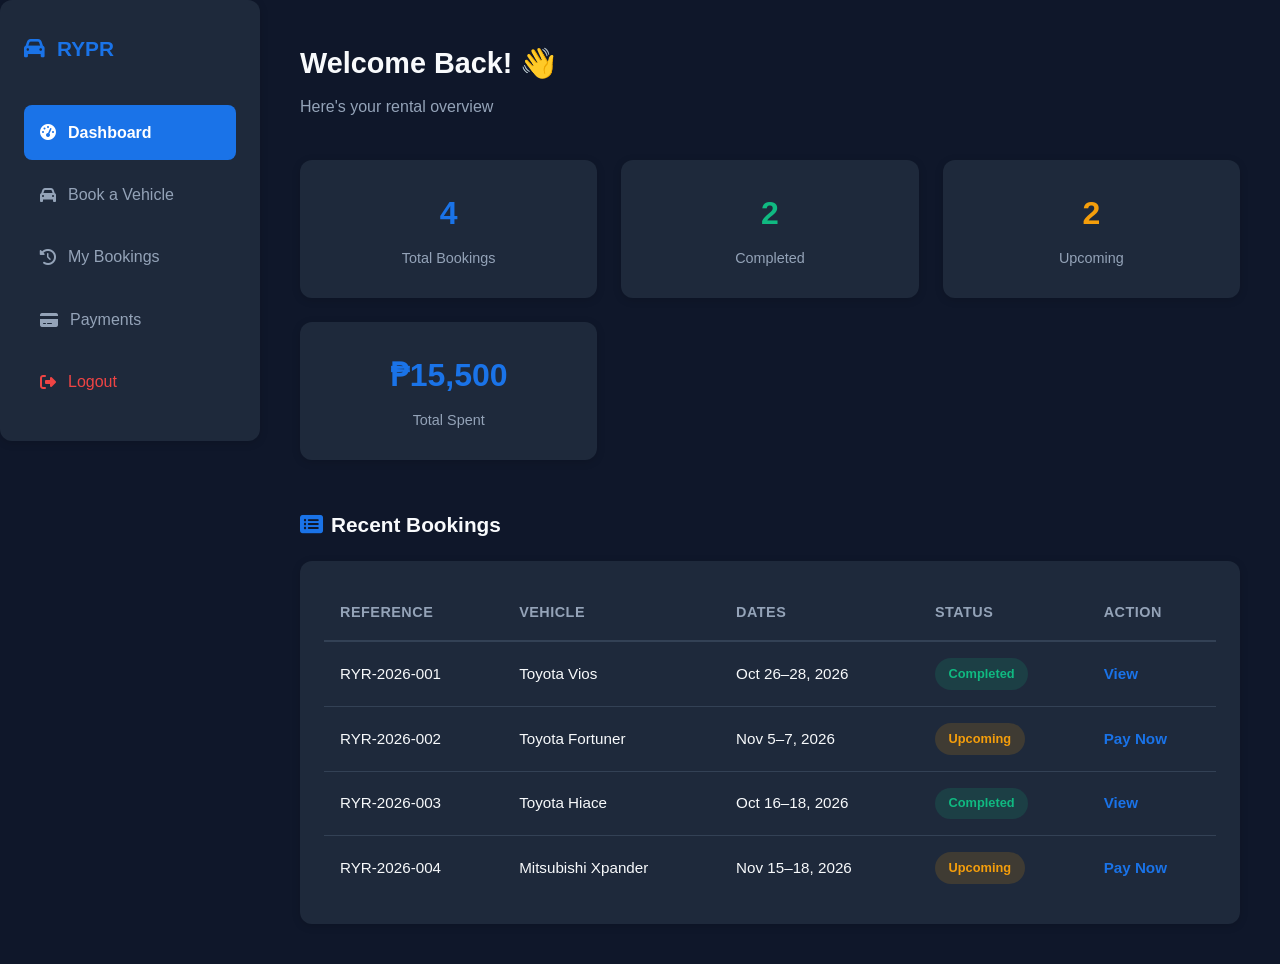
<file: booking-and-payment.html>
<!DOCTYPE html>
<html lang="en">
<head>
  <meta charset="UTF-8">
  <meta name="viewport" content="width=device-width, initial-scale=1.0">
  <title>Dashboard - Rent Your Perfect Ride</title>
  <link rel="stylesheet" href="styles.css">
  <link rel="stylesheet" href="https://cdnjs.cloudflare.com/ajax/libs/font-awesome/6.7.0/css/all.min.css">
  <style>
    /* Base Layout */
    :root {
      --primary: #1a73e8;
      --success: #10b981;
      --warning: #f59e0b;
      --danger: #ef4444;
      --dark: #0f172a;
      --card: #1e293b;
      --muted: #94a3b8;
      --light: #f8fafc;
      --shadow-sm: 0 2px 8px rgba(0,0,0,0.15);
      --shadow-lg: 0 4px 20px rgba(0,0,0,0.25);
      --radius: 12px;
    }

    * { margin: 0; padding: 0; box-sizing: border-box; }
    body {
      font-family: 'Segoe UI', sans-serif;
      background: var(--dark);
      color: var(--light);
      min-height: 100vh;
    }

    /* Dashboard Container */
    .dashboard-container {
      display: flex;
      min-height: 100vh;
    }

    /* Sidebar */
    .sidebar {
      width: 260px;
      background: var(--card);
      padding: 2rem 1.5rem;
      display: flex;
      flex-direction: column;
      gap: 2.5rem;
      box-shadow: var(--shadow-sm);
      position: fixed;
      top: 0;
      bottom: 0;
      left: 0;
    }

    .sidebar-logo {
      font-size: 1.3rem;
      font-weight: 700;
      color: var(--primary);
      display: flex;
      align-items: center;
      gap: 0.75rem;
    }

    .sidebar-menu {
      list-style: none;
      display: flex;
      flex-direction: column;
      gap: 0.5rem;
    }

    .sidebar-menu li a {
      display: flex;
      align-items: center;
      gap: 0.75rem;
      padding: 0.9rem 1rem;
      border-radius: 8px;
      color: var(--muted);
      text-decoration: none;
      transition: all 0.25s ease;
    }

    .sidebar-menu li a:hover {
      background: rgba(26, 115, 232, 0.15);
      color: var(--light);
    }

    .sidebar-menu li a.active {
      background: var(--primary);
      color: white;
      font-weight: 600;
    }

    .sidebar-menu li:last-child {
      margin-top: auto;
    }

    .sidebar-menu li a#logout-link {
      color: var(--danger);
    }

    .sidebar-menu li a#logout-link:hover {
      background: rgba(239, 68, 68, 0.15);
      color: var(--danger);
    }

    /* Main Content */
    .dashboard-main {
      flex: 1;
      margin-left: 260px;
      padding: 2.5rem;
    }

    .dashboard-header {
      margin-bottom: 2.5rem;
    }

    .dashboard-header h1 {
      font-size: 1.8rem;
      margin-bottom: 0.5rem;
    }

    .dashboard-header p {
      color: var(--muted);
      font-size: 1rem;
    }

    /* Stats Grid */
    .stats-grid {
      display: grid;
      grid-template-columns: repeat(auto-fit, minmax(220px, 1fr));
      gap: 1.5rem;
      margin-bottom: 3rem;
    }

    .stat-card {
      background: var(--card);
      padding: 1.75rem;
      border-radius: var(--radius);
      box-shadow: var(--shadow-sm);
      transition: transform 0.2s, box-shadow 0.2s;
    }

    .stat-card:hover {
      transform: translateY(-3px);
      box-shadow: var(--shadow-lg);
    }

    .stat-value {
      font-size: 2rem;
      font-weight: 700;
      margin-bottom: 0.5rem;
    }

    .stat-label {
      color: var(--muted);
      font-size: 0.9rem;
    }

    /* Section Heading */
    .section-heading {
      font-size: 1.3rem;
      margin-bottom: 1.25rem;
      display: flex;
      align-items: center;
      gap: 0.5rem;
    }

    /* Data Table */
    .table-container {
      background: var(--card);
      border-radius: var(--radius);
      padding: 1.5rem;
      box-shadow: var(--shadow-sm);
      overflow-x: auto;
    }

    .data-table {
      width: 100%;
      border-collapse: collapse;
    }

    .data-table thead {
      border-bottom: 2px solid #334155;
    }

    .data-table th {
      text-align: left;
      padding: 1rem;
      color: var(--muted);
      font-weight: 600;
      font-size: 0.9rem;
      text-transform: uppercase;
      letter-spacing: 0.5px;
    }

    .data-table td {
      padding: 1rem;
      border-bottom: 1px solid #334155;
      font-size: 0.95rem;
    }

    .data-table tbody tr:last-child td {
      border-bottom: none;
    }

    .data-table tbody tr:hover {
      background: rgba(255, 255, 255, 0.03);
    }

    /* Badges */
    .badge {
      display: inline-block;
      padding: 0.35rem 0.85rem;
      border-radius: 20px;
      font-size: 0.8rem;
      font-weight: 600;
    }

    .badge-success {
      background: rgba(16, 185, 129, 0.15);
      color: var(--success);
    }

    .badge-pending {
      background: rgba(245, 158, 11, 0.15);
      color: var(--warning);
    }

    /* Links */
    .action-link {
      color: var(--primary);
      text-decoration: none;
      font-weight: 600;
      transition: opacity 0.2s;
    }

    .action-link:hover {
      opacity: 0.8;
      text-decoration: underline;
    }

    /* Responsive */
    @media (max-width: 768px) {
      .sidebar {
        position: relative;
        width: 100%;
        flex-direction: row;
        padding: 1rem;
        overflow-x: auto;
      }
      .sidebar-menu {
        flex-direction: row;
        gap: 0.25rem;
      }
      .dashboard-container {
        flex-direction: column;
      }
      .dashboard-main {
        margin-left: 0;
        padding: 1.5rem;
      }
      .stats-grid {
        grid-template-columns: 1fr 1fr;
      }
    }
  </style>
</head>
<body>
  <div class="dashboard-container">
    <!-- Sidebar -->
    <aside class="sidebar">
      <div class="sidebar-logo">
        <i class="fas fa-car"></i> RYPR
      </div>
      <ul class="sidebar-menu">
        <li>
          <a href="dashboard.html" class="active">
            <i class="fas fa-tachometer-alt"></i>
            Dashboard
          </a>
        </li>
        <li>
          <a href="vehicles.html">
            <i class="fas fa-car"></i>
            Book a Vehicle
          </a>
        </li>
        <li>
          <a href="transactions.html">
            <i class="fas fa-history"></i>
            My Bookings
          </a>
        </li>
        <li>
          <a href="payment.html">
            <i class="fas fa-credit-card"></i>
            Payments
          </a>
        </li>
        <li>
          <a href="#" id="logout-link">
            <i class="fas fa-sign-out-alt"></i>
            Logout
          </a>
        </li>
      </ul>
    </aside>

    <!-- Main Content -->
    <main class="dashboard-main">
      <div class="dashboard-header">
        <h1 id="greeting">Welcome Back! 👋</h1>
        <p>Here's your rental overview</p>
      </div>

      <!-- Statistics Cards -->
      <div class="stats-grid">
        <div class="stat-card">
          <p class="stat-value" id="stat-total">4</p>
          <p class="stat-label">Total Bookings</p>
        </div>
        <div class="stat-card">
          <p class="stat-value" style="color: var(--success);" id="stat-completed">2</p>
          <p class="stat-label">Completed</p>
        </div>
        <div class="stat-card">
          <p class="stat-value" style="color: var(--warning);" id="stat-upcoming">2</p>
          <p class="stat-label">Upcoming</p>
        </div>
        <div class="stat-card">
          <p class="stat-value" id="stat-spent">₱15,500</p>
          <p class="stat-label">Total Spent</p>
        </div>
      </div>

      <!-- Recent Bookings Section -->
      <h2 class="section-heading">
        <i class="fas fa-list-alt" style="color: var(--primary);"></i>
        Recent Bookings
      </h2>
      <div class="table-container">
        <table class="data-table">
          <thead>
            <tr>
              <th>Reference</th>
              <th>Vehicle</th>
              <th>Dates</th>
              <th>Status</th>
              <th>Action</th>
            </tr>
          </thead>
          <tbody id="bookings-tbody">
            <!-- Dynamic rows will inject here alongside default records -->
            <tr>
              <td>RYR-2026-001</td>
              <td>Toyota Vios</td>
              <td>Oct 26–28, 2026</td>
              <td><span class="badge badge-success">Completed</span></td>
              <td><a href="#" class="action-link">View</a></td>
            </tr>
            <tr>
              <td>RYR-2026-002</td>
              <td>Toyota Fortuner</td>
              <td>Nov 5–7, 2026</td>
              <td><span class="badge badge-pending">Upcoming</span></td>
              <td><a href="payment.html" class="action-link">Pay Now</a></td>
            </tr>
            <tr>
              <td>RYR-2026-003</td>
              <td>Toyota Hiace</td>
              <td>Oct 16–18, 2026</td>
              <td><span class="badge badge-success">Completed</span></td>
              <td><a href="#" class="action-link">View</a></td>
            </tr>
            <tr>
              <td>RYR-2026-004</td>
              <td>Mitsubishi Xpander</td>
              <td>Nov 15–18, 2026</td>
              <td><span class="badge badge-pending">Upcoming</span></td>
              <td><a href="payment.html" class="action-link">Pay Now</a></td>
            </tr>
          </tbody>
        </table>
      </div>
    </main>
  </div>

  <script>
    // Get saved user name from registration/login
    const savedName = localStorage.getItem('userName');
    const greetingEl = document.getElementById('greeting');
    
    if (savedName && savedName.trim() !== '') {
      greetingEl.textContent = `Welcome Back, ${savedName}! 👋`;
    }

    // Load completed bookings from localStorage and integrate them
    window.addEventListener('DOMContentLoaded', function() {
      const tbody = document.getElementById('bookings-tbody');
      const completedBookings = JSON.parse(localStorage.getItem('completedBookings')) || [];

      if (completedBookings.length > 0) {
        let dynamicRowsHtml = '';
        let additionalSpent = 0;
        let additionalCompletedCount = 0;

        completedBookings.forEach(booking => {
          additionalSpent += booking.total;
          additionalCompletedCount += 1;

          dynamicRowsHtml += `
            <tr>
              <td>${booking.refNo}</td>
              <td>${booking.vehicle}</td>
              <td>${booking.dateCompleted} (${booking.days} days)</td>
              <td><span class="badge badge-success">${booking.status}</span></td>
              <td><a href="#" class="action-link">View</a></td>
            </tr>
          `;
        });

        // Prepend new completed bookings to the top of the table
        tbody.innerHTML = dynamicRowsHtml + tbody.innerHTML;

        // Update statistics counters dynamically
        const baseTotalBookings = 4 + completedBookings.length;
        const baseCompleted = 2 + additionalCompletedCount;
        const baseSpent = 15500 + additionalSpent;

        document.getElementById('stat-total').textContent = baseTotalBookings;
        document.getElementById('stat-completed').textContent = baseCompleted;
        document.getElementById('stat-spent').textContent = '₱' + baseSpent.toLocaleString('en-PH');
      }
    });

    // Clear data on logout
    document.getElementById('logout-link').addEventListener('click', function(e) {
      e.preventDefault();
      localStorage.removeItem('userName');
      window.location.href = 'index.html';
    });
  </script>
</body>
</html>
</file>
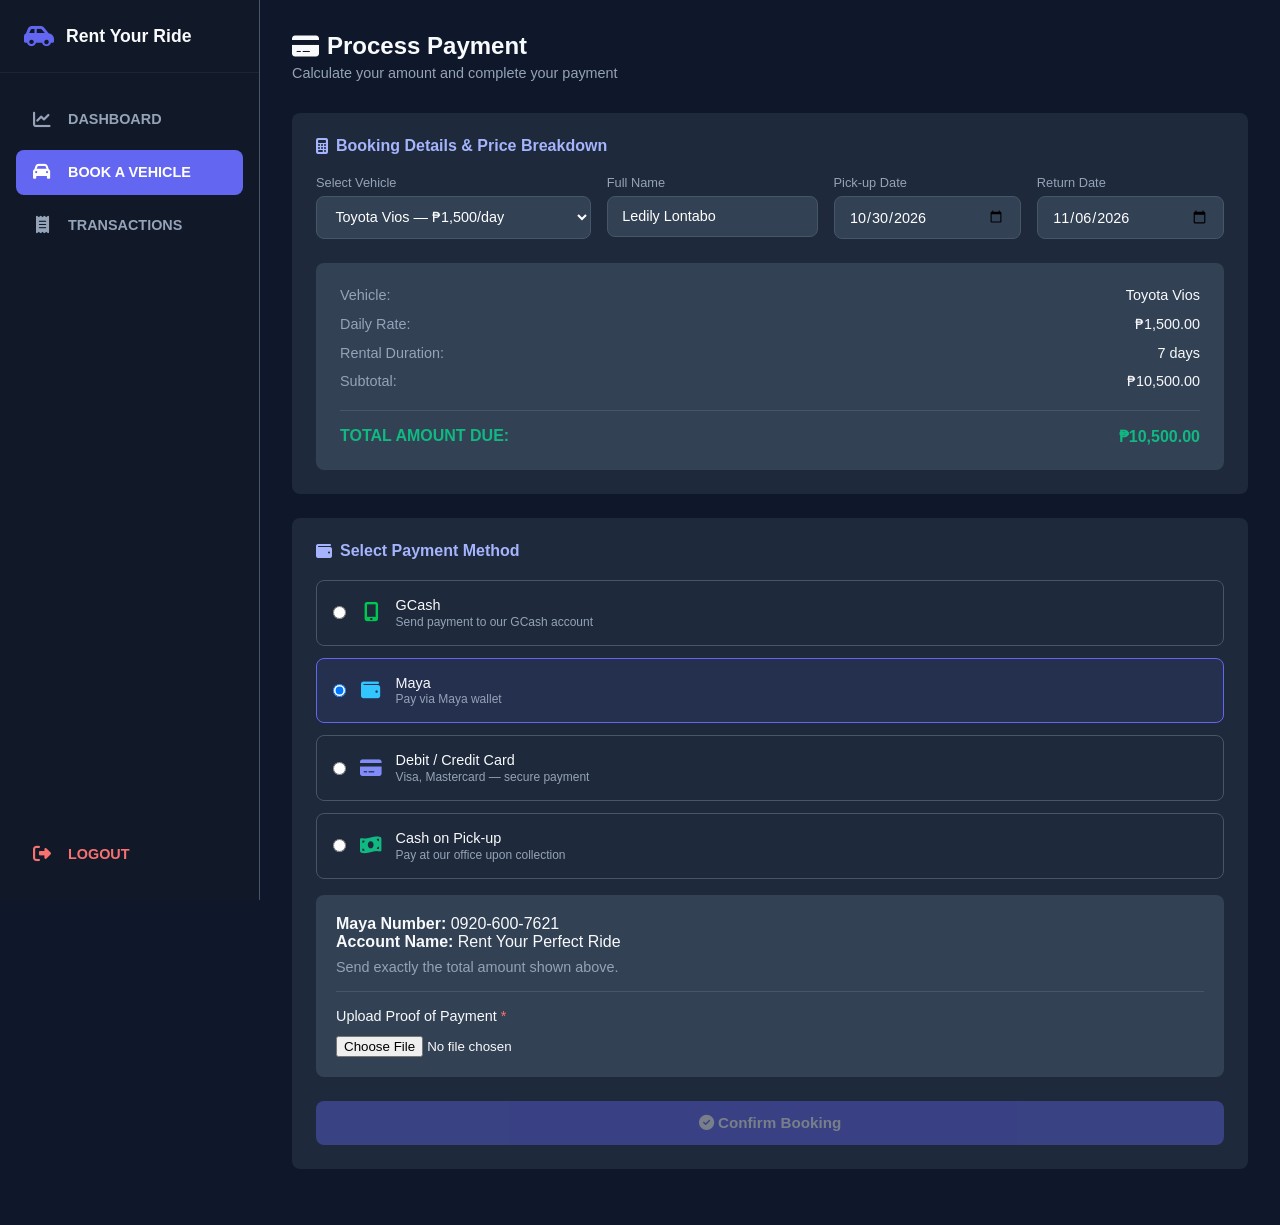
<file: booking.html>
<!DOCTYPE html>
<html lang="en">
<head>
  <meta charset="UTF-8">
  <meta name="viewport" content="width=device-width, initial-scale=1.0">
  <title>Process Payment - Rent Your Perfect Ride</title>
  <link rel="stylesheet" href="https://cdnjs.cloudflare.com/ajax/libs/font-awesome/6.7.0/css/all.min.css">
  
  <style>
    /* ------------------------------------------
       1. CORE / PAGE STYLES
       ------------------------------------------ */
    :root {
      --primary: #6366f1;
      --success: #10b981;
      --bg-dark: #0f172a;
      --card-bg: #1e293b;
      --panel-bg: #334155;
      --muted: #94a3b8;
      --light: #f8fafc;
      --border: #475569;
      --radius: 8px;
    }

    * { margin: 0; padding: 0; box-sizing: border-box; font-family: 'Segoe UI', Roboto, sans-serif; }
    body { background: var(--bg-dark); color: var(--light); min-height: 100vh; display: flex; }

    .container { max-width: 1200px; margin: 0 auto; }
    .page-header { margin-bottom: 2rem; }
    .page-header h1 { font-size: 1.5rem; display: flex; align-items: center; gap: 0.5rem; }
    .page-header p { color: var(--muted); margin-top: 0.3rem; font-size: 0.9rem; }

    .card {
      background: var(--card-bg); border-radius: var(--radius); padding: 1.5rem;
      margin-bottom: 1.5rem;
    }
    .card h2 { font-size: 1rem; margin-bottom: 1.25rem; display: flex; align-items: center; gap: 0.5rem; color: #a5b4fc; }

    .form-row { display: grid; grid-template-columns: repeat(4, 1fr); gap: 1rem; margin-bottom: 1.5rem; }
    .form-group { display: flex; flex-direction: column; }
    .form-group label { font-size: 0.8rem; color: var(--muted); margin-bottom: 0.4rem; }
    .form-group input, .form-group select {
      padding: 0.7rem 0.9rem; background: var(--panel-bg); border: 1px solid var(--border);
      border-radius: var(--radius); color: white; font-size: 0.9rem;
    }
    .form-group input:focus, .form-group select:focus { outline: none; border-color: var(--primary); }

    .breakdown-panel {
      background: var(--panel-bg); padding: 1.5rem; border-radius: var(--radius);
      display: grid; grid-template-columns: 1fr auto; gap: 0.8rem 1rem;
    }
    .bd-label { color: var(--muted); font-size: 0.9rem; }
    .bd-value { text-align: right; font-size: 0.9rem; }
    .bd-total { 
      grid-column: 1 / -1; display: flex; justify-content: space-between; 
      margin-top: 0.5rem; padding-top: 1rem; border-top: 1px solid var(--border); 
      font-weight: 600; font-size: 1rem; color: var(--success); 
    }

    .payment-option {
      display: flex; align-items: center; gap: 0.8rem; padding: 1rem;
      border: 1px solid var(--border); border-radius: var(--radius);
      margin-bottom: 0.75rem; cursor: pointer; transition: all 0.2s;
    }
    .payment-option:hover { border-color: var(--primary); }
    .payment-option.selected { border-color: var(--primary); background: rgba(99, 102, 241, 0.1); }
    .payment-option input { width: auto; margin: 0; }
    .pay-icon { font-size: 1.2rem; width: 24px; text-align: center; }
    .pay-info h4 { font-size: 0.9rem; font-weight: 500; }
    .pay-info p { font-size: 0.75rem; color: var(--muted); margin-top: 0.1rem; }

    .payment-details {
      display: none; margin-top: 1rem; padding: 1.25rem; background: var(--panel-bg); border-radius: var(--radius);
    }
    .payment-details.active { display: block; }
    .proof-section { margin-top: 1rem; padding-top: 1rem; border-top: 1px solid var(--border); }
    .proof-section label { display: block; margin-bottom: 0.5rem; font-size: 0.9rem; }
    .proof-section input { margin-top: 0.25rem; }

    .btn {
      padding: 0.85rem 1.5rem; border: none; border-radius: var(--radius);
      font-weight: 600; cursor: pointer; font-size: 0.95rem;
      transition: all 0.2s;
    }
    .btn-primary { 
      background: var(--primary); color: white; width: 100%; margin-top: 1.5rem; 
    }
    .btn-primary:hover:not(:disabled) { background: #4f46e5; }
    .btn-primary:disabled { opacity: 0.4; cursor: not-allowed; }

    .success-box {
      display: none; margin-top: 1.5rem; padding: 2rem; 
      background: rgba(16, 185, 129, 0.1); border: 1px solid var(--success); 
      border-radius: var(--radius); text-align: center;
    }
    .success-box.active { display: block; }
    .success-icon { font-size: 2.5rem; color: var(--success); margin-bottom: 1rem; }
    .ref-text { 
      font-family: monospace; background: rgba(99, 102, 241, 0.15); 
      padding: 0.5rem 1rem; border-radius: 4px; display: inline-block; 
      margin: 0.75rem 0; font-weight: 600; 
    }
    .hidden { display: none !important; }

    @media (max-width: 768px) {
      .form-row { grid-template-columns: 1fr 1fr; }
    }
    @media (max-width: 480px) {
      .form-row { grid-template-columns: 1fr; }
    }

    /* ------------------------------------------
       2. NAVIGATION STYLES
       ------------------------------------------ */
    .sidebar {
      width: 260px;
      background: #111827;
      border-right: 1px solid var(--border);
      display: flex;
      flex-direction: column;
      position: fixed;
      top: 0; bottom: 0; left: 0;
      z-index: 100;
      transition: transform 0.3s ease;
    }
    .sidebar-header {
      padding: 1.5rem;
      display: flex; align-items: center; gap: 0.75rem;
      border-bottom: 1px solid rgba(255, 255, 255, 0.05);
    }
    .sidebar-header i { font-size: 1.5rem; color: var(--primary); }
    .sidebar-header h2 { font-size: 1.1rem; font-weight: 700; color: var(--light); }
    
    .sidebar-menu {
      list-style: none; padding: 1.5rem 1rem;
      display: flex; flex-direction: column; gap: 0.5rem; flex: 1;
    }
    .sidebar-menu li a {
      display: flex; align-items: center; gap: 1rem;
      padding: 0.85rem 1rem; color: var(--muted);
      text-decoration: none; font-weight: 600; font-size: 0.9rem;
      border-radius: var(--radius); transition: all 0.2s ease;
    }
    .sidebar-menu li a i { font-size: 1.1rem; width: 20px; text-align: center; }
    .sidebar-menu li a:hover { background: rgba(255, 255, 255, 0.05); color: var(--light); }
    .sidebar-menu li.active a { background: var(--primary); color: #ffffff; }
    .sidebar-menu li.logout-item { margin-top: auto; }
    .sidebar-menu li.logout-item a { color: #f87171; }
    .sidebar-menu li.logout-item a:hover { background: rgba(239, 68, 68, 0.15); color: #ef4444; }

    .mobile-header {
      display: none; position: fixed; top: 0; left: 0; right: 0; height: 60px;
      background: #111827; border-bottom: 1px solid var(--border);
      padding: 0 1.25rem; align-items: center; justify-content: space-between; z-index: 99;
    }
    .mobile-header .brand { display: flex; align-items: center; gap: 0.5rem; font-weight: 700; font-size: 1rem; }
    .menu-toggle { background: none; border: none; color: var(--light); font-size: 1.4rem; cursor: pointer; }
    .sidebar-overlay { display: none; position: fixed; inset: 0; background: rgba(0, 0, 0, 0.6); z-index: 90; }

    .main-wrapper { flex: 1; margin-left: 260px; padding: 2rem; width: calc(100% - 260px); }

    @media (max-width: 992px) {
      .mobile-header { display: flex; }
      .sidebar { transform: translateX(-100%); }
      .sidebar.open { transform: translateX(0); }
      .sidebar-overlay.active { display: block; }
      .main-wrapper { margin-left: 0; width: 100%; padding-top: 5rem; }
    }
  </style>
</head>
<body>

  <!-- Mobile Top Header -->
  <div class="mobile-header">
    <div class="brand">
      <i class="fas fa-car-side" style="color: var(--primary);"></i>
      <span>Rent Your Ride</span>
    </div>
    <button class="menu-toggle" onclick="toggleSidebar()"><i class="fas fa-bars"></i></button>
  </div>

  <!-- Mobile Backdrop Overlay -->
  <div class="sidebar-overlay" id="sidebar-overlay" onclick="toggleSidebar()"></div>

  <!-- Side Navigation Bar -->
  <aside class="sidebar" id="sidebar">
    <div class="sidebar-header">
      <i class="fas fa-car-side"></i>
      <h2>Rent Your Ride</h2>
    </div>
    <ul class="sidebar-menu">
      <li>
        <a href="dashboard.html">
          <i class="fas fa-chart-line"></i>
          <span>DASHBOARD</span>
        </a>
      </li>
      <li class="active">
        <a href="#">
          <i class="fas fa-car"></i>
          <span>BOOK A VEHICLE</span>
        </a>
      </li>
      <li>
        <a href="transactions.html">
          <i class="fas fa-receipt"></i>
          <span>TRANSACTIONS</span>
        </a>
      </li>
      <li class="logout-item">
        <a href="#" onclick="logoutUser(event)">
          <i class="fas fa-right-from-bracket"></i>
          <span>LOGOUT</span>
        </a>
      </li>
    </ul>
  </aside>

  <!-- Main Content Wrapper -->
  <main class="main-wrapper">
    <div class="container">
      <div class="page-header">
        <h1><i class="fas fa-credit-card"></i> Process Payment</h1>
        <p>Calculate your amount and complete your payment</p>
      </div>

      <!-- Booking Details & Price Breakdown -->
      <div class="card" id="booking-card">
        <h2><i class="fas fa-calculator"></i> Booking Details & Price Breakdown</h2>
        
        <div class="form-row">
          <div class="form-group">
            <label>Select Vehicle</label>
            <select id="vehicle-select" onchange="calculateTotal()">
              <option value="" disabled>-- Select Vehicle --</option>
              <option value="1500" selected>Toyota Vios — ₱1,500/day</option>
              <option value="2000">Honda City — ₱2,000/day</option>
              <option value="3500">Toyota Innova Zenix — ₱3,500/day</option>
              <option value="5700">Toyota Fortuner — ₱5,700/day</option>
              <option value="2800">Mitsubishi Xpander — ₱2,800/day</option>
            </select>
          </div>
          <div class="form-group">
            <label>Full Name</label>
            <input type="text" id="full-name" value="Ledily Lontabo" placeholder="Enter your full name" oninput="checkReady()">
          </div>
          <div class="form-group">
            <label>Pick-up Date</label>
            <input type="date" id="pickup-date" value="2026-10-30" onchange="calculateTotal()">
          </div>
          <div class="form-group">
            <label>Return Date</label>
            <input type="date" id="return-date" value="2026-11-06" onchange="calculateTotal()">
          </div>
        </div>

        <div class="breakdown-panel">
          <span class="bd-label">Vehicle:</span>
          <span class="bd-value" id="bd-vehicle">Toyota Vios</span>

          <span class="bd-label">Daily Rate:</span>
          <span class="bd-value" id="bd-rate">₱1,500.00</span>

          <span class="bd-label">Rental Duration:</span>
          <span class="bd-value" id="bd-duration">8 days</span>

          <span class="bd-label">Subtotal:</span>
          <span class="bd-value" id="bd-subtotal">₱12,000.00</span>

          <div class="bd-total">
            <span>TOTAL AMOUNT DUE:</span>
            <span id="bd-total">₱12,000.00</span>
          </div>
        </div>
      </div>

      <!-- Payment Method -->
      <div class="card" id="payment-card">
        <h2><i class="fas fa-wallet"></i> Select Payment Method</h2>

        <label class="payment-option" id="opt-gcash" onclick="selectMethod('gcash')">
          <input type="radio" name="payment" value="gcash">
          <i class="fas fa-mobile-alt pay-icon" style="color: #00C652;"></i>
          <div class="pay-info">
            <h4>GCash</h4>
            <p>Send payment to our GCash account</p>
          </div>
        </label>

        <label class="payment-option selected" id="opt-maya" onclick="selectMethod('maya')">
          <input type="radio" name="payment" value="maya" checked>
          <i class="fas fa-wallet pay-icon" style="color: #33C5FF;"></i>
          <div class="pay-info">
            <h4>Maya</h4>
            <p>Pay via Maya wallet</p>
          </div>
        </label>

        <label class="payment-option" id="opt-card" onclick="selectMethod('card')">
          <input type="radio" name="payment" value="card">
          <i class="fas fa-credit-card pay-icon" style="color: #818cf8;"></i>
          <div class="pay-info">
            <h4>Debit / Credit Card</h4>
            <p>Visa, Mastercard — secure payment</p>
          </div>
        </label>

        <label class="payment-option" id="opt-cash" onclick="selectMethod('cash')">
          <input type="radio" name="payment" value="cash">
          <i class="fas fa-money-bill-wave pay-icon" style="color: var(--success);"></i>
          <div class="pay-info">
            <h4>Cash on Pick-up</h4>
            <p>Pay at our office upon collection</p>
          </div>
        </label>

        <!-- GCash Panel -->
        <div class="payment-details" id="panel-gcash">
          <p><strong>GCash Number:</strong> 0920-600-7621</p>
          <p><strong>Account Name:</strong> Rent Your Perfect Ride</p>
          <p style="margin: 0.5rem 0; color: var(--muted); font-size: 0.9rem;">Send exactly the total amount shown above.</p>
          <div class="proof-section">
            <label>Upload Proof of Payment <span style="color: #f87171;">*</span></label>
            <input type="file" id="gcash-proof" accept="image/*,.pdf" onchange="checkReady()">
          </div>
        </div>

        <!-- Maya Panel -->
        <div class="payment-details active" id="panel-maya">
          <p><strong>Maya Number:</strong> 0920-600-7621</p>
          <p><strong>Account Name:</strong> Rent Your Perfect Ride</p>
          <p style="margin: 0.5rem 0; color: var(--muted); font-size: 0.9rem;">Send exactly the total amount shown above.</p>
          <div class="proof-section">
            <label>Upload Proof of Payment <span style="color: #f87171;">*</span></label>
            <input type="file" id="maya-proof" accept="image/*,.pdf" onchange="checkReady()">
          </div>
        </div>

        <!-- Card Panel -->
        <div class="payment-details" id="panel-card">
          <div class="form-row" style="grid-template-columns: 1fr 1fr;">
            <div class="form-group">
              <label>Card Number</label>
              <input type="text" id="card-num" placeholder="1234 5678 9012 3456" maxlength="19" oninput="checkReady()">
            </div>
            <div class="form-group">
              <label>Cardholder Name</label>
              <input type="text" id="card-name" placeholder="Juan Dela Cruz" oninput="checkReady()">
            </div>
            <div class="form-group">
              <label>Expiry Date</label>
              <input type="text" id="card-exp" placeholder="MM/YY" maxlength="5" oninput="checkReady()">
            </div>
            <div class="form-group">
              <label>CVV</label>
              <input type="password" id="card-cvv" placeholder="•••" maxlength="4" oninput="checkReady()">
            </div>
          </div>
          <div class="proof-section">
            <label>Upload Payment Receipt / Proof (Optional)</label>
            <input type="file" id="card-proof" accept="image/*,.pdf" onchange="checkReady()">
          </div>
        </div>

        <!-- Cash Panel -->
        <div class="payment-details" id="panel-cash">
          <p style="color: var(--success);"><i class="fas fa-info-circle"></i> Your booking will be reserved once confirmed.</p>
          <p style="margin-top: 0.5rem; color: var(--muted);">Pay the full amount upon vehicle collection at our office.</p>
        </div>

        <button class="btn btn-primary" id="confirm-btn" onclick="confirmBooking()">
          <i class="fas fa-check-circle"></i> Confirm Booking
        </button>

        <!-- Success Confirmation Box -->
        <div class="success-box" id="success-box">
          <div class="success-icon"><i class="fas fa-check-circle"></i></div>
          <h3>Booking Confirmed! 🎉</h3>
          <p style="color: var(--muted); margin-top: 0.5rem;">
            Thank you, <strong id="confirm-name">—</strong>! Your booking has been successfully reserved.
          </p>
          <p style="color: var(--muted); margin-top: 0.3rem;">
            <strong>Vehicle:</strong> <span id="confirm-vehicle">—</span><br>
            <strong>Duration:</strong> <span id="confirm-dates">—</span><br>
            <strong>Total Amount:</strong> <span id="confirm-amount">—</span><br>
            <strong>Payment Method:</strong> <span id="confirm-method">—</span>
          </p>
          <div class="ref-text">
            Reference No: <strong id="ref-display">RYPR-XXXXXXXXXXX</strong>
          </div>
          <p style="font-size: 0.85rem; color: var(--muted); margin-top: 0.5rem;">
            A confirmation has been saved to your bookings list.<br>
            You will receive a notification shortly.
          </p>
          <a href="dashboard.html" style="display: inline-block; margin-top: 1rem; color: var(--primary); text-decoration: none; font-weight: 600;">
            <i class="fas fa-arrow-left"></i> Back to Dashboard
          </a>
        </div>
      </div>
    </div>
  </main>

  <script>
    let selectedMethod = 'maya';
    let totalAmount = 0;
    let refNumber = '';

    function toggleSidebar() {
      document.getElementById('sidebar').classList.toggle('open');
      document.getElementById('sidebar-overlay').classList.toggle('active');
    }

    function logoutUser(e) {
      e.preventDefault();
      if (confirm('Are you sure you want to log out?')) {
        window.location.href = 'login.html';
      }
    }

    function generateRef() {
      return 'RYPR-' + Date.now().toString().slice(-8) + Math.floor(Math.random() * 1000);
    }

    function formatPeso(amount) {
      return '₱' + amount.toLocaleString('en-PH', { minimumFractionDigits: 2 });
    }

    function calculateTotal() {
      const select = document.getElementById('vehicle-select');
      const pickup = document.getElementById('pickup-date').value;
      const returnDate = document.getElementById('return-date').value;

      if (!select.value || !pickup || !returnDate) {
        clearBreakdown();
        return;
      }

      const dailyRate = parseInt(select.value);
      const vehicleName = select.options[select.selectedIndex].text.split(' — ')[0];

      const start = new Date(pickup);
      const end = new Date(returnDate);
      const days = Math.ceil((end - start) / (1000 * 60 * 60 * 24));

      if (days <= 0) {
        alert('⚠️ Return date must be after pick-up date.');
        clearBreakdown();
        return;
      }

      const subtotal = dailyRate * days;
      totalAmount = subtotal;

      document.getElementById('bd-vehicle').textContent = vehicleName;
      document.getElementById('bd-rate').textContent = formatPeso(dailyRate);
      document.getElementById('bd-duration').textContent = `${days} day${days > 1 ? 's' : ''}`;
      document.getElementById('bd-subtotal').textContent = formatPeso(subtotal);
      document.getElementById('bd-total').textContent = formatPeso(totalAmount);
      
      checkReady();
    }

    function clearBreakdown() {
      document.getElementById('bd-vehicle').textContent = '—';
      document.getElementById('bd-rate').textContent = '—';
      document.getElementById('bd-duration').textContent = '—';
      document.getElementById('bd-subtotal').textContent = '—';
      document.getElementById('bd-total').textContent = '—';
      totalAmount = 0;
      checkReady();
    }

    function selectMethod(method) {
      selectedMethod = method;
      document.querySelectorAll('.payment-option').forEach(opt => opt.classList.remove('selected'));
      document.getElementById(`opt-${method}`).classList.add('selected');

      document.querySelectorAll('.payment-details').forEach(panel => panel.classList.remove('active'));
      document.getElementById(`panel-${method}`).classList.active;
      document.getElementById(`panel-${method}`).classList.add('active');

      checkReady();
    }

    // Dynamic readiness validation
    function checkReady() {
      const name = document.getElementById('full-name').value.trim();
      const confirmBtn = document.getElementById('confirm-btn');
      
      let isProofUploaded = true;

      // Validate required upload for GCash or Maya
      if (selectedMethod === 'gcash') {
        const fileInput = document.getElementById('gcash-proof');
        isProofUploaded = fileInput.files.length > 0;
      } else if (selectedMethod === 'maya') {
        const fileInput = document.getElementById('maya-proof');
        isProofUploaded = fileInput.files.length > 0;
      }

      confirmBtn.disabled = !(name !== '' && totalAmount > 0 && isProofUploaded);
    }

    function confirmBooking() {
      const name = document.getElementById('full-name').value.trim();
      const select = document.getElementById('vehicle-select');
      const vehicleName = select.options[select.selectedIndex]?.text.split(' — ')[0] || '—';
      const pickup = document.getElementById('pickup-date').value;
      const returnDate = document.getElementById('return-date').value;

      if (!name || !pickup || !returnDate || totalAmount <= 0) {
        alert('⚠️ Please fill out all required booking details properly.');
        return;
      }

      // Check Proof of Payment Upload Prompt for GCash or Maya
      if (selectedMethod === 'gcash') {
        const proofInput = document.getElementById('gcash-proof');
        if (!proofInput.files || proofInput.files.length === 0) {
          alert('⚠️ Please upload your Proof of Payment for GCash to proceed with your booking.');
          proofInput.focus();
          return;
        }
      } else if (selectedMethod === 'maya') {
        const proofInput = document.getElementById('maya-proof');
        if (!proofInput.files || proofInput.files.length === 0) {
          alert('⚠️ Please upload your Proof of Payment for Maya to proceed with your booking.');
          proofInput.focus();
          return;
        }
      }

      refNumber = generateRef();
      document.getElementById('confirm-name').textContent = name;
      document.getElementById('confirm-vehicle').textContent = vehicleName;
      document.getElementById('confirm-dates').textContent = `${pickup} to ${returnDate}`;
      document.getElementById('confirm-amount').textContent = formatPeso(totalAmount);
      document.getElementById('confirm-method').textContent = selectedMethod.toUpperCase();
      document.getElementById('ref-display').textContent = refNumber;

      document.getElementById('confirm-btn').classList.add('hidden');
      document.getElementById('success-box').classList.add('active');
    }

    window.onload = function() {
      calculateTotal();
    };
  </script>
</body>
</html>
</file>
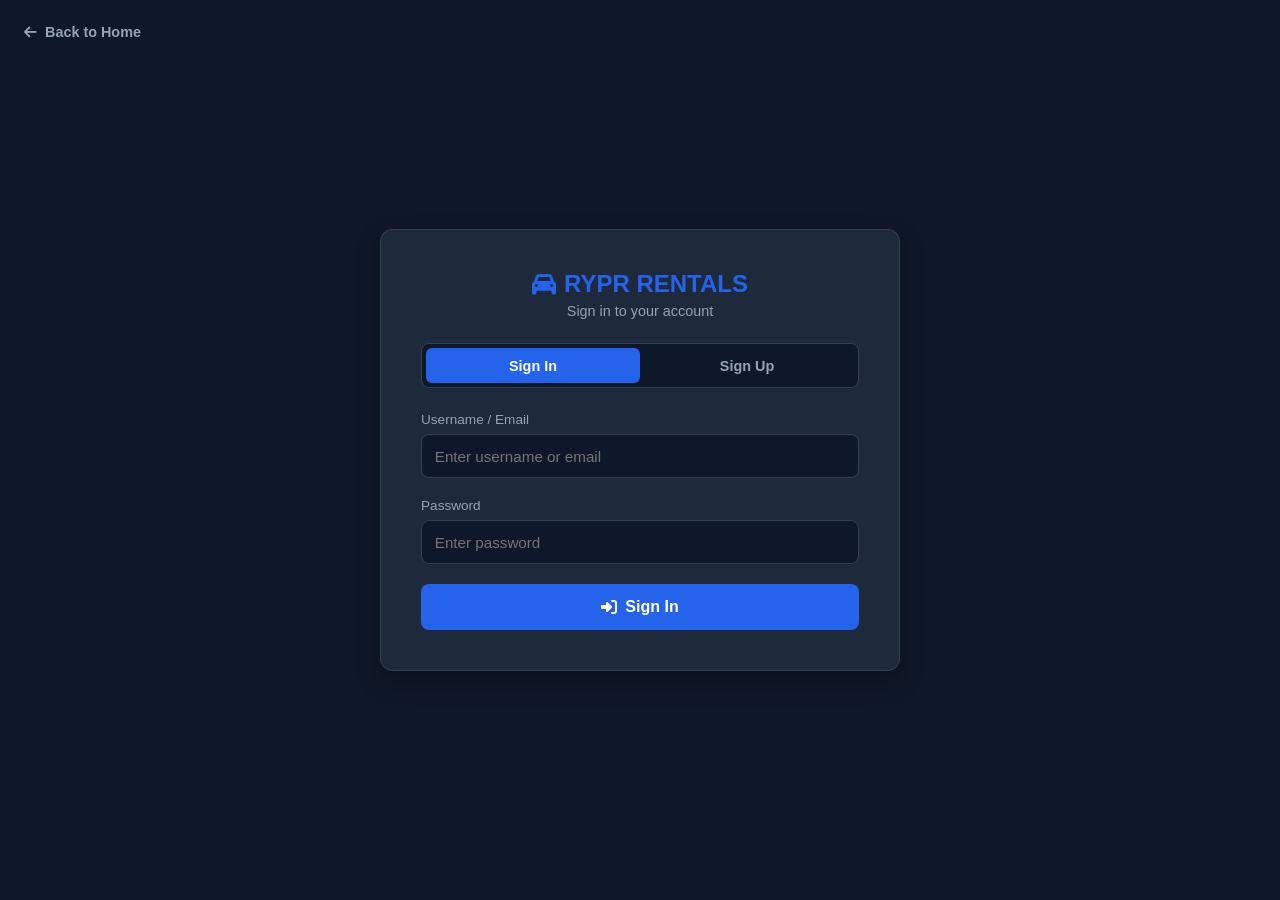
<file: dashboard.html>
<!DOCTYPE html>
<html lang="en">
<head>
  <meta charset="UTF-8">
  <meta name="viewport" content="width=device-width, initial-scale=1.0">
  <title>Dashboard - Rent Your Perfect Ride</title>
  <link rel="stylesheet" href="https://cdnjs.cloudflare.com/ajax/libs/font-awesome/6.7.0/css/all.min.css">
  <style>
    :root {
      --primary: #2563eb;
      --success: #10b981;
      --bg-dark: #0f172a;
      --card-bg: #1e293b;
      --panel-bg: #334155;
      --muted: #94a3b8;
      --light: #f8fafc;
      --border: #475569;
      --radius: 8px;
      --danger: #ef4444;
    }

    * { margin: 0; padding: 0; box-sizing: border-box; font-family: 'Segoe UI', Roboto, sans-serif; }
    body { background: var(--bg-dark); color: var(--light); min-height: 100vh; display: flex; }

    .container { max-width: 1200px; margin: 0 auto; width: 100%; }
    .page-header { margin-bottom: 2rem; }
    .page-header h1 { font-size: 1.5rem; display: flex; align-items: center; gap: 0.5rem; color: white; }
    .page-header p { color: var(--muted); margin-top: 0.3rem; font-size: 0.9rem; }

    /* Stats Grid */
    .stats-grid {
      display: grid;
      grid-template-columns: repeat(auto-fit, minmax(220px, 1fr));
      gap: 1.25rem;
      margin-bottom: 2rem;
    }
    .stat-card {
      background: var(--card-bg);
      padding: 1.5rem;
      border-radius: var(--radius);
      text-align: center;
      border: 1px solid var(--border);
    }
    .stat-value {
      font-size: 2rem;
      font-weight: 700;
      color: white;
      margin-bottom: 0.25rem;
    }
    .stat-card p:last-child { color: var(--muted); font-weight: 500; font-size: 0.9rem; }

    /* Card Wrapper */
    .card {
      background: var(--card-bg);
      border-radius: var(--radius);
      padding: 1.5rem;
      border: 1px solid var(--border);
    }

    /* Filter Tabs */
    .filter-tabs {
      display: flex;
      gap: 0.75rem;
      margin-bottom: 1.5rem;
      flex-wrap: wrap;
    }
    .filter-btn {
      background: var(--panel-bg);
      border: 1px solid var(--border);
      color: var(--muted);
      padding: 0.5rem 1.2rem;
      border-radius: 20px;
      font-size: 0.85rem;
      font-weight: 600;
      cursor: pointer;
      transition: all 0.2s ease;
    }
    .filter-btn:hover { color: white; border-color: var(--primary); }
    .filter-btn.active { background: var(--primary); color: white; border-color: var(--primary); }

    /* Data Table styling */
    .table-container { overflow-x: auto; }
    .data-table {
      width: 100%;
      border-collapse: collapse;
      text-align: left;
    }
    .data-table th {
      color: var(--muted);
      font-size: 0.75rem;
      text-transform: uppercase;
      letter-spacing: 0.05em;
      padding: 1rem;
      border-bottom: 1px solid var(--border);
    }
    .data-table td {
      padding: 1.1rem 1rem;
      font-size: 0.9rem;
      border-bottom: 1px solid rgba(71, 85, 105, 0.4);
      color: var(--light);
    }
    .data-table tr:hover { background: rgba(255, 255, 255, 0.02); }

    .badge {
      display: inline-block;
      padding: 0.25rem 0.75rem;
      border-radius: 20px;
      font-size: 0.75rem;
      font-weight: 600;
    }
    .badge-pending, .badge-upcoming { background: rgba(245, 158, 11, 0.15); color: #fbbf24; border: 1px solid rgba(245, 158, 11, 0.3); }
    .badge-completed, .badge-paid { background: rgba(16, 185, 129, 0.15); color: #34d399; border: 1px solid rgba(16, 185, 129, 0.3); }

    /* Unified Button Styling for Pay Now & Delete (Side-by-side alignment) */
    .btn {
      padding: 0.4rem 0.9rem;
      border-radius: 6px;
      font-weight: 600;
      border: none;
      cursor: pointer;
      text-decoration: none;
      display: inline-flex;
      align-items: center;
      justify-content: center;
      gap: 0.4rem;
      font-size: 0.85rem;
      transition: all 0.2s ease;
      height: 32px;
      line-height: 1;
    }
    .btn-primary { background: var(--primary); color: white; }
    .btn-primary:hover { background: #1d4ed8; }
    
    .btn-delete {
      background: var(--danger);
      color: white;
    }
    .btn-delete:hover { background: #dc2626; }

    /* Contact Info */
    .contact-box {
      margin-top: 2rem;
      padding: 1.5rem;
      background: var(--card-bg);
      border-radius: var(--radius);
      border: 1px solid var(--border);
      border-left: 4px solid var(--primary);
    }
    .contact-box h4 { margin-bottom: 0.75rem; display: flex; align-items: center; gap: 0.5rem; color: white; }
    .contact-box p { margin: 0.4rem 0; color: var(--muted); font-size: 0.9rem; }
    .contact-box strong { color: white; }

    /* Shorter, Contained Sidebar Styling */
    .sidebar {
      width: 260px;
      background: var(--card-bg);
      padding: 2rem 1.5rem;
      display: flex;
      flex-direction: column;
      gap: 2rem;
      box-shadow: 2px 0 8px rgba(0,0,0,0.15);
      border-right: 1px solid var(--border);
      border-radius: 12px;
      position: fixed;
      top: 1.5rem; 
      left: 1.5rem;
      height: fit-content; /* Shorter height, not stretching top to bottom */
      z-index: 100;
    }
    .sidebar-logo {
      font-size: 1.3rem; 
      font-weight: 700; 
      color: var(--primary);
      display: flex; 
      align-items: center; 
      gap: 0.75rem;
      text-decoration: none;
    }
    .sidebar-menu {
      list-style: none; 
      display: flex; 
      flex-direction: column; 
      gap: 0.5rem; 
    }
    .sidebar-menu li {
      display: block;
    }
    .sidebar-menu li a {
      display: flex; 
      align-items: center; 
      gap: 0.75rem;
      padding: 0.8rem 1rem; 
      border-radius: 8px; 
      color: var(--muted);
      text-decoration: none; 
      transition: all 0.25s ease; 
      font-weight: 600; 
      font-size: 0.9rem;
      width: 100%;
    }
    .sidebar-menu li a i { font-size: 1.1rem; width: 20px; text-align: center; }
    .sidebar-menu li a:hover { background: rgba(37, 99, 235, 0.15); color: var(--light); }
    .sidebar-menu li a.active { background: var(--primary); color: white; }
    
    .sidebar-footer {
      list-style: none;
      border-top: 1px solid var(--border);
      padding-top: 1rem;
    }
    .sidebar-footer a {
      display: flex; align-items: center; gap: 0.75rem;
      padding: 0.8rem 1rem; border-radius: 8px;
      text-decoration: none; font-weight: 600; font-size: 0.9rem;
      color: #f87171; transition: all 0.25s ease; width: 100%;
    }
    .sidebar-footer a:hover { background: rgba(239, 68, 68, 0.15); color: #ef4444; }

    .main-wrapper { flex: 1; margin-left: 310px; padding: 2.5rem; width: calc(100% - 310px); }

    .mobile-header {
      display: none; position: fixed; top: 0; left: 0; right: 0; height: 60px;
      background: var(--card-bg); border-bottom: 1px solid var(--border);
      padding: 0 1.25rem; align-items: center; justify-content: space-between; z-index: 99;
    }
    .mobile-header .brand { display: flex; align-items: center; gap: 0.5rem; font-weight: 700; font-size: 1rem; color: var(--primary); }
    .menu-toggle { background: none; border: none; color: var(--light); font-size: 1.4rem; cursor: pointer; }
    .sidebar-overlay { display: none; position: fixed; inset: 0; background: rgba(0, 0, 0, 0.6); z-index: 90; }

    @media (max-width: 992px) {
      .mobile-header { display: flex; }
      .sidebar { transform: translateX(-120%); top: 0; left: 0; height: 100vh; border-radius: 0; }
      .sidebar.open { transform: translateX(0); }
      .sidebar-overlay.active { display: block; }
      .main-wrapper { margin-left: 0; width: 100%; padding: 1.5rem; padding-top: 5rem; }
    }
  </style>
</head>
<body>

  <!-- Mobile Top Header -->
  <div class="mobile-header">
    <div class="brand">
      <i class="fas fa-car"></i> RYPR
    </div>
    <button class="menu-toggle" onclick="toggleSidebar()"><i class="fas fa-bars"></i></button>
  </div>

  <div class="sidebar-overlay" id="sidebar-overlay" onclick="toggleSidebar()"></div>

  <!-- Side Navigation Bar -->
  <aside class="sidebar" id="sidebar">
    <a href="index.html" class="sidebar-logo">
      <i class="fas fa-car"></i> RYPR
    </a>
    
    <ul class="sidebar-menu">
      <li>
        <a href="dashboard.html" class="active">
          <i class="fas fa-tachometer-alt"></i> Dashboard
        </a>
      </li>
      <li>
        <a href="vehicles.html">
          <i class="fas fa-car"></i> Book a Vehicle
        </a>
      </li>
      <li>
        <a href="transactions.html">
          <i class="fas fa-history"></i> My Bookings
        </a>
      </li>
      <li>
        <a href="payment.html">
          <i class="fas fa-credit-card"></i> Payments
        </a>
      </li>
    </ul>

    <ul class="sidebar-footer">
      <li>
        <a href="#" id="logout-link" onclick="logoutUser(event)">
          <i class="fas fa-sign-out-alt"></i> Logout
        </a>
      </li>
    </ul>
  </aside>

  <!-- Main Content Wrapper -->
  <main class="main-wrapper">
    <div class="container">
      <div class="page-header">
        <h1><i class="fas fa-tachometer-alt"></i> Dashboard Overview</h1>
        <p>Welcome back, <strong id="user-name" style="color: white;">Guest</strong>! Here's your rental summary.</p>
      </div>

      <!-- Stats Grid -->
      <div class="stats-grid">
        <div class="stat-card">
          <p class="stat-value" id="stat-bookings">0</p>
          <p>Total Bookings</p>
        </div>
        <div class="stat-card">
          <p class="stat-value" id="stat-active">0</p>
          <p>Active Bookings</p>
        </div>
        <div class="stat-card">
          <p class="stat-value" id="stat-spent">₱0.00</p>
          <p>Total Spent</p>
        </div>
      </div>

      <!-- Recent Bookings Table Card -->
      <div class="card">
        <h2 style="font-size: 1.1rem; margin-bottom: 1.25rem; color: #a5b4fc; display: flex; align-items: center; gap: 0.5rem;">
          <i class="fas fa-list-alt"></i> Recent Bookings & Transactions
        </h2>

        <!-- Filter Tabs -->
        <div class="filter-tabs">
          <button class="filter-btn active" onclick="filterTable('all', this)">All Transactions</button>
          <button class="filter-btn" onclick="filterTable('completed', this)">Completed</button>
          <button class="filter-btn" onclick="filterTable('pending', this)">Upcoming / Pending</button>
        </div>

        <div class="table-container">
          <table class="data-table">
            <thead>
              <tr>
                <th>Reference No.</th>
                <th>Vehicle</th>
                <th>Dates / Duration</th>
                <th>Total Amount</th>
                <th>Status</th>
                <th>Action</th>
              </tr>
            </thead>
            <tbody id="bookings-table-body">
              <tr>
                <td colspan="6" style="text-align: center; color: var(--muted); padding: 2rem;">Loading bookings...</td>
              </tr>
            </tbody>
          </table>
        </div>
      </div>

      <!-- Customer Service Contact -->
      <div class="contact-box">
        <h4><i class="fas fa-headset" style="color: var(--primary);"></i> Customer Service Support</h4>
        <p><strong>Phone / WhatsApp:</strong> 0920-600-7621</p>
        <p><strong>Email:</strong> carrental@ph.com</p>
        <p style="font-size: 0.85rem; margin-top: 0.5rem; color: var(--muted);">Available: Mon–Sat, 8:00 AM – 6:00 PM</p>
      </div>
    </div>
  </main>

  <script>
    const userName = localStorage.getItem('userName');
    
    if (!userName) {
      alert('⚠️ Please login to access the dashboard.');
      window.location.href = 'login.html';
    } else {
      document.getElementById('user-name').textContent = userName;
    }

    let allRecords = [];
    let currentFilter = 'all';

    function toggleSidebar() {
      document.getElementById('sidebar').classList.toggle('open');
      document.getElementById('sidebar-overlay').classList.toggle('active');
    }

    function logoutUser(e) {
      e.preventDefault();
      if (confirm('Are you sure you want to log out?')) {
        localStorage.removeItem('userName');
        window.location.href = 'index.html';
      }
    }

    function deleteBooking(refNo) {
      if (confirm(`Are you sure you want to cancel/delete booking ${refNo}?`)) {
        let completedBookings = JSON.parse(localStorage.getItem('completedBookings') || '[]');
        completedBookings = completedBookings.filter(b => b.refNo !== refNo);
        localStorage.setItem('completedBookings', JSON.stringify(completedBookings));

        let transactionRecords = JSON.parse(localStorage.getItem('transactionRecords') || '[]');
        transactionRecords = transactionRecords.filter(t => t.transactionId !== refNo);
        localStorage.setItem('transactionRecords', JSON.stringify(transactionRecords));

        loadDashboardData();
      }
    }

    function filterTable(type, btn) {
      currentFilter = type;
      document.querySelectorAll('.filter-btn').forEach(b => b.classList.remove('active'));
      btn.classList.add('active');
      renderTable(allRecords);
    }

    function renderTable(records) {
      const tbody = document.getElementById('bookings-table-body');

      let filtered = records;
      if (currentFilter === 'completed') {
        filtered = records.filter(r => r.status === 'Completed' || r.status === 'Paid');
      } else if (currentFilter === 'pending') {
        filtered = records.filter(r => r.status === 'Upcoming' || r.status === 'Pending');
      }

      if (filtered.length === 0) {
        tbody.innerHTML = `<tr><td colspan="6" style="text-align: center; color: var(--muted); padding: 2rem;">No transactions found.</td></tr>`;
        return;
      }

      tbody.innerHTML = filtered.map(tx => {
        const isCompleted = tx.status === 'Completed' || tx.status === 'Paid';
        const badgeClass = isCompleted ? 'badge-completed' : 'badge-pending';
        const payUrl = `payment.html?ref=${encodeURIComponent(tx.id)}&vehicle=${encodeURIComponent(tx.vehicle)}&amount=${tx.total}`;

        return `
          <tr>
            <td><strong>${tx.id}</strong></td>
            <td>${tx.vehicle}</td>
            <td>${tx.date}</td>
            <td>₱${tx.total.toLocaleString('en-PH', {minimumFractionDigits:2})}</td>
            <td><span class="badge ${badgeClass}">${tx.status}</span></td>
            <td>
              <div style="display: flex; gap: 0.5rem; align-items: center;">
                ${!isCompleted ? `<a href="${payUrl}" class="btn btn-primary">Pay Now</a>` : ''}
                <button class="btn btn-delete" onclick="deleteBooking('${tx.id}')">
                  <i class="fas fa-trash-alt"></i> Delete
                </button>
              </div>
            </td>
          </tr>
        `;
      }).join('');
    }

    function loadDashboardData() {
      const completedBookings = JSON.parse(localStorage.getItem('completedBookings') || '[]');
      const transactionRecords = JSON.parse(localStorage.getItem('transactionRecords') || '[]');
      
      allRecords = [
        ...completedBookings.map(b => ({
          id: b.refNo,
          vehicle: b.vehicle,
          date: b.dateCompleted || '—',
          total: Number(b.total || 0),
          status: b.status || 'Completed'
        })),
        ...transactionRecords.map(t => ({
          id: t.transactionId,
          vehicle: t.vehicle,
          date: t.pickupDate || '—',
          total: Number(t.totalAmount || 0),
          status: t.status || 'Pending'
        }))
      ];

      allRecords.reverse();

      if (allRecords.length > 0) {
        document.getElementById('stat-bookings').textContent = allRecords.length;
        
        const activeCount = allRecords.filter(r => r.status === 'Upcoming' || r.status === 'Pending').length;
        document.getElementById('stat-active').textContent = activeCount;
        
        const totalSpent = allRecords
          .filter(r => r.status === 'Completed' || r.status === 'Paid')
          .reduce((sum, r) => sum + r.total, 0);
        document.getElementById('stat-spent').textContent = '₱' + totalSpent.toLocaleString('en-PH', { minimumFractionDigits: 2 });
      } else {
        document.getElementById('stat-bookings').textContent = '0';
        document.getElementById('stat-active').textContent = '0';
        document.getElementById('stat-spent').textContent = '₱0.00';
      }

      renderTable(allRecords);
    }

    loadDashboardData();
  </script>
</body>
</html>
</file>
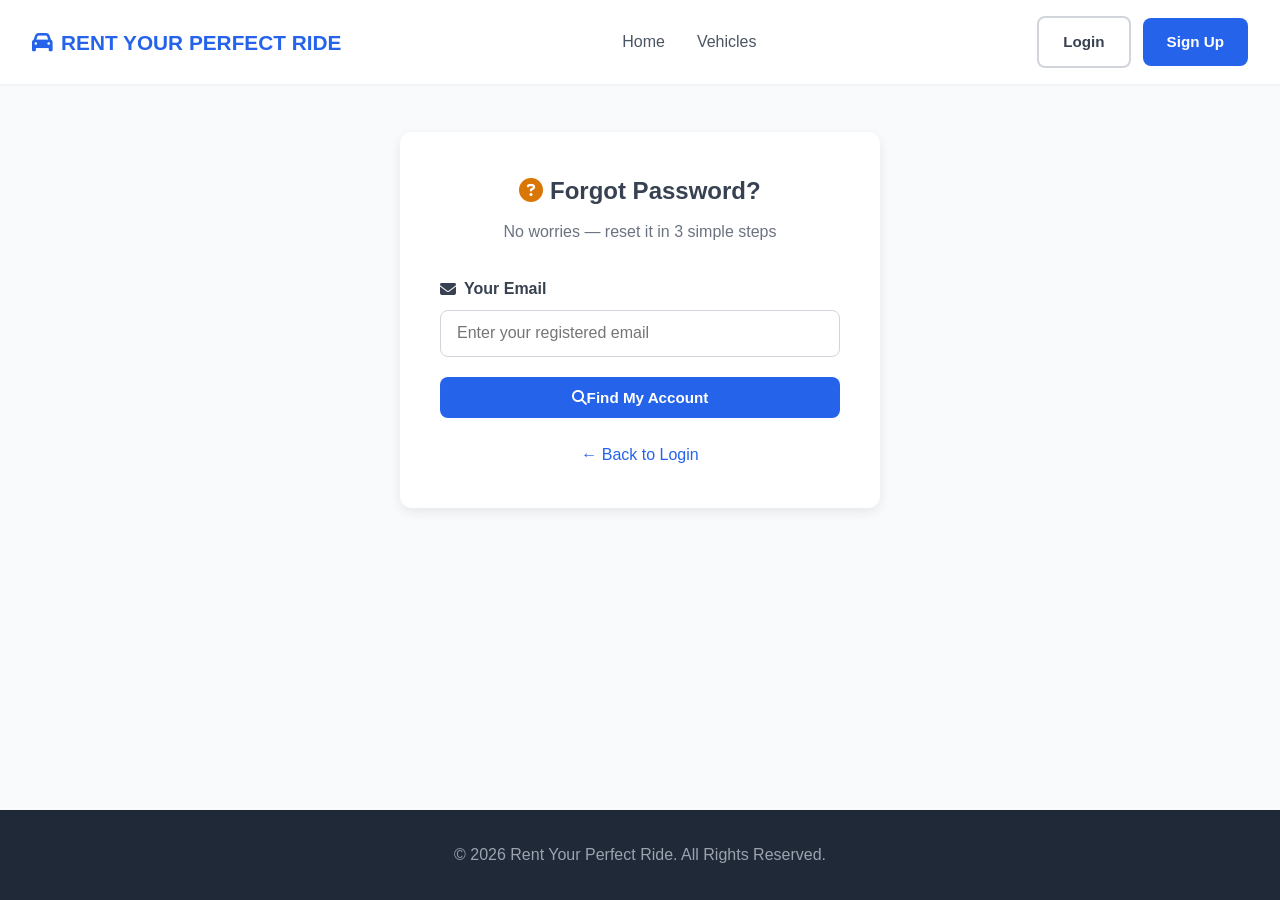
<file: forgot-password.html>
<!DOCTYPE html>
<html lang="en">
<head>
  <meta charset="UTF-8">
  <meta name="viewport" content="width=device-width, initial-scale=1.0">
  <title>Recover Password - Rent Your Perfect Ride</title>
  <link rel="stylesheet" href="styles.css">
  <link rel="stylesheet" href="https://cdnjs.cloudflare.com/ajax/libs/font-awesome/6.7.0/css/all.min.css">
</head>
<body>
  <nav class="navbar">
    <div class="nav-brand"><i class="fas fa-car"></i> RENT YOUR PERFECT RIDE</div>
    <ul class="nav-links">
      <li><a href="index.html">Home</a></li>
      <li><a href="vehicles.html">Vehicles</a></li>
    </ul>
    <div class="nav-actions">
      <a href="login.html" class="btn btn-outline">Login</a>
      <a href="register.html" class="btn btn-primary">Sign Up</a>
    </div>
  </nav>

  <section class="section">
    <div class="form-card" style="max-width: 480px; margin: 0 auto;">
      <h2 style="text-align: center; margin-bottom: 0.5rem;">
        <i class="fas fa-question-circle" style="color: var(--warning);"></i> Forgot Password?
      </h2>
      <p style="text-align: center; color: var(--gray); margin-bottom: 2rem;">No worries — reset it in 3 simple steps</p>
      
      <!-- Step 1: Email -->
      <div id="step-email">
        <div class="form-group">
          <label for="recovery-email"><i class="fas fa-envelope"></i> Your Email</label>
          <input type="email" id="recovery-email" placeholder="Enter your registered email" required>
        </div>
        <button class="btn btn-primary btn-full" onclick="findAccount()">
          <i class="fas fa-search"></i> Find My Account
        </button>
        <p style="text-align: center; margin-top: 1.5rem;">
          <a href="login.html" style="color: var(--primary);">← Back to Login</a>
        </p>
      </div>

      <!-- Step 2: Security Question -->
      <div id="step-question" style="display: none;">
        <div class="form-group">
          <label><i class="fas fa-shield-alt"></i> Your Security Question</label>
          <p style="font-weight: 600; padding: 0.8rem; background: #f3f4f6; border-radius: 8px;" id="q-display"></p>
        </div>
        <div class="form-group">
          <label for="answer-input"><i class="fas fa-key"></i> Your Answer</label>
          <input type="text" id="answer-input" placeholder="Enter your answer" required>
        </div>
        <button class="btn btn-primary btn-full" onclick="verifyAnswer()">
          <i class="fas fa-check-circle"></i> Verify
        </button>
        <p style="text-align: center; margin-top: 1rem;">
          <a href="#" onclick="goBack(); return false;" style="color: var(--primary);">← Change Email</a>
        </p>
      </div>

      <!-- Step 3: New Password -->
      <div id="step-reset" style="display: none;">
        <div style="text-align: center; margin-bottom: 1.5rem; color: var(--success);">
          <i class="fas fa-unlock fa-3x"></i>
          <p style="font-weight: 600; margin-top: 0.5rem;">Verified! Create new password</p>
        </div>
        <div class="form-group">
          <label for="new-pass"><i class="fas fa-lock"></i> New Password</label>
          <input type="password" id="new-pass" placeholder="At least 6 characters" required minlength="6">
        </div>
        <div class="form-group">
          <label for="confirm-new-pass"><i class="fas fa-lock"></i> Confirm New Password</label>
          <input type="password" id="confirm-new-pass" placeholder="Re-enter new password" required>
        </div>
        <button class="btn btn-primary btn-full" onclick="saveNewPassword()">
          <i class="fas fa-save"></i> Update Password
        </button>
      </div>
    </div>
  </section>

  <footer>
    <p>&copy; 2026 Rent Your Perfect Ride. All Rights Reserved.</p>
  </footer>

  <script>
    let userData = null;

    function showStep(stepName) {
      document.getElementById('step-email').style.display = 'none';
      document.getElementById('step-question').style.display = 'none';
      document.getElementById('step-reset').style.display = 'none';
      document.getElementById(`step-${stepName}`).style.display = 'block';
    }

    function findAccount() {
      const email = document.getElementById('recovery-email').value.trim();
      const saved = localStorage.getItem('userData');
      
      if (!saved) {
        alert('❌ No account found. Please sign up first.');
        return;
      }
      
      userData = JSON.parse(saved);
      
      if (userData.email !== email) {
        alert('❌ Email not found. Please check and try again.');
        return;
      }
      
      document.getElementById('q-display').textContent = userData.recoveryQuestion;
      showStep('question');
    }

    function verifyAnswer() {
      const input = document.getElementById('answer-input').value.trim().toLowerCase();
      
      if (input === userData.recoveryAnswer) {
        showStep('reset');
      } else {
        alert('❌ Incorrect answer. Try again.');
        document.getElementById('answer-input').value = '';
      }
    }

    function saveNewPassword() {
      const pass1 = document.getElementById('new-pass').value;
      const pass2 = document.getElementById('confirm-new-pass').value;
      
      if (pass1 !== pass2) {
        alert('❌ Passwords do not match!');
        return;
      }
      
      if (pass1.length < 6) {
        alert('❌ Password must be at least 6 characters.');
        return;
      }
      
      userData.password = pass1;
      localStorage.setItem('userData', JSON.stringify(userData));
      
      alert('✅ Password updated successfully!\n\nYou can now login with your new password.');
      window.location.href = 'login.html';
    }

    function goBack() {
      userData = null;
      showStep('email');
    }
  </script>
</body>
</html>
</file>
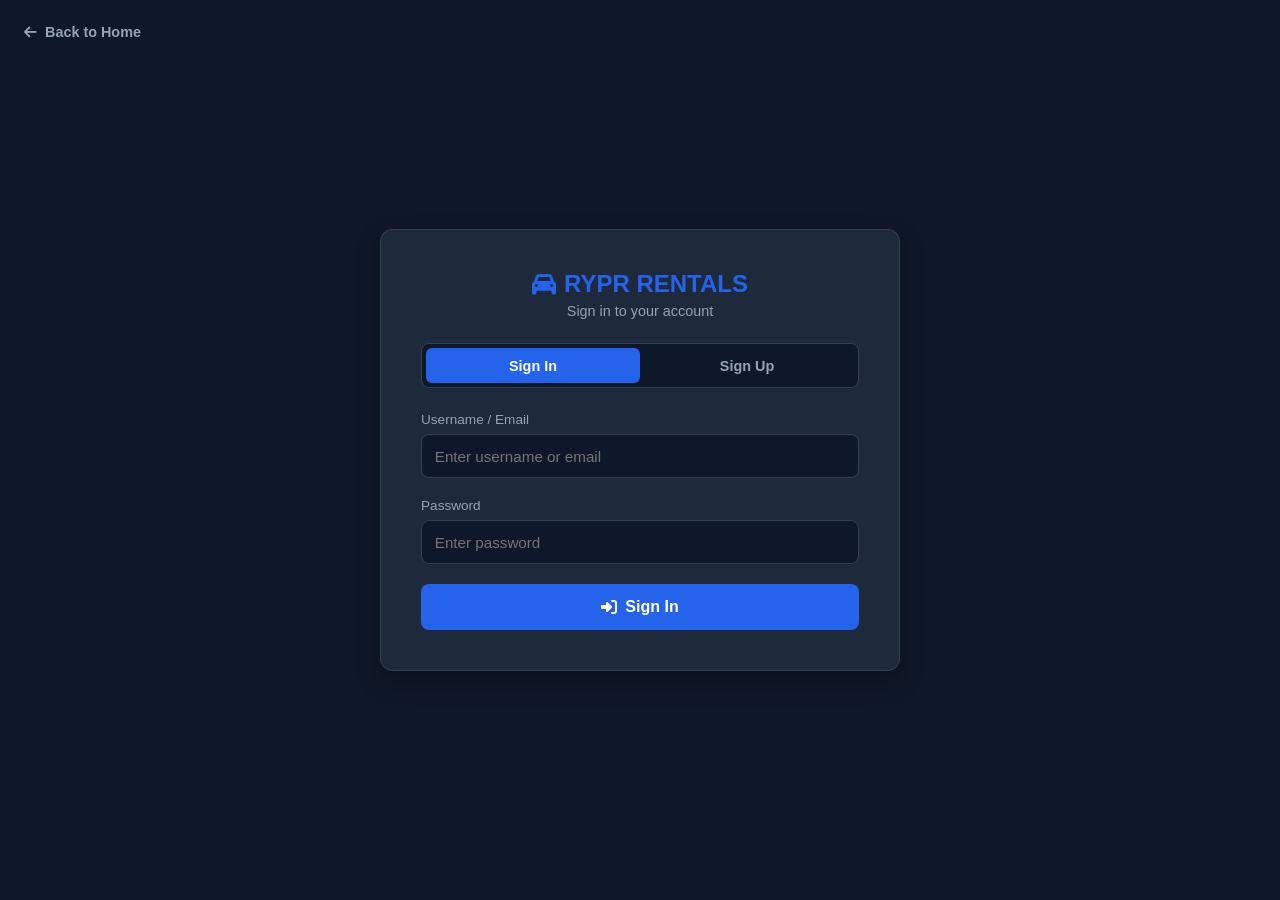
<file: login.html>
<!DOCTYPE html>
<html lang="en">
<head>
  <meta charset="UTF-8">
  <meta name="viewport" content="width=device-width, initial-scale=1.0">
  <title>Account Access - Rent Your Perfect Ride</title>
  <link rel="stylesheet" href="https://cdnjs.cloudflare.com/ajax/libs/font-awesome/6.7.0/css/all.min.css">
  <style>
    :root {
      --primary: #2563eb;
      --secondary: #0f172a;
      --light: #f8fafc;
      --card-bg: #1e293b;
      --border: #334155;
      --muted: #94a3b8;
      --step-inactive: #334155;
    }
    * { margin: 0; padding: 0; box-sizing: border-box; font-family: 'Segoe UI', Roboto, sans-serif; }
    body {
      background: var(--secondary);
      color: var(--light);
      min-height: 100vh;
      display: flex;
      justify-content: center;
      align-items: center;
      padding: 1.5rem;
      position: relative;
    }
    
    /* Back to Home Link */
    .back-home {
      position: absolute;
      top: 1.5rem;
      left: 1.5rem;
      color: var(--muted);
      text-decoration: none;
      font-weight: 600;
      font-size: 0.9rem;
      display: inline-flex;
      align-items: center;
      gap: 0.5rem;
      transition: color 0.2s;
    }
    .back-home:hover { color: var(--light); }

    .login-card {
      background: var(--card-bg);
      padding: 2.5rem;
      border-radius: 12px;
      width: 100%;
      max-width: 520px;
      box-shadow: 0 10px 25px rgba(0,0,0,0.3);
      border: 1px solid var(--border);
    }
    .brand { text-align: center; margin-bottom: 1.5rem; }
    .brand h1 { font-size: 1.5rem; color: var(--primary); display: flex; justify-content: center; align-items: center; gap: 0.5rem; }
    .brand p { color: var(--muted); font-size: 0.9rem; margin-top: 0.3rem; }

    /* Tab Switcher for Sign In / Sign Up */
    .auth-tabs {
      display: flex;
      background: #0f172a;
      border-radius: 8px;
      padding: 4px;
      margin-bottom: 1.5rem;
      border: 1px solid var(--border);
    }
    .tab-btn {
      flex: 1;
      padding: 0.6rem;
      background: transparent;
      border: none;
      color: var(--muted);
      font-weight: 600;
      font-size: 0.9rem;
      border-radius: 6px;
      cursor: pointer;
      transition: all 0.2s ease;
    }
    .tab-btn.active {
      background: var(--primary);
      color: white;
    }

    .form-container { display: none; }
    .form-container.active { display: block; }

    /* 4-Step Indicator Bar */
    .step-indicator-container {
      display: flex;
      justify-content: space-between;
      align-items: center;
      margin-bottom: 2rem;
      position: relative;
      padding: 0 0.5rem;
    }
    .step-line {
      position: absolute;
      top: 16px;
      left: 12%;
      right: 12%;
      height: 2px;
      background: var(--step-inactive);
      z-index: 1;
    }
    .step-item {
      position: relative;
      z-index: 2;
      display: flex;
      flex-direction: column;
      align-items: center;
      gap: 0.3rem;
    }
    .step-circle {
      width: 32px;
      height: 32px;
      border-radius: 50%;
      background: #0f172a;
      border: 2px solid var(--step-inactive);
      color: var(--muted);
      display: flex;
      justify-content: center;
      align-items: center;
      font-weight: 700;
      font-size: 0.8rem;
      transition: all 0.3s ease;
    }
    .step-label {
      font-size: 0.7rem;
      font-weight: 600;
      color: var(--muted);
    }
    .step-item.active .step-circle {
      background: var(--primary);
      border-color: var(--primary);
      color: white;
    }
    .step-item.active .step-label {
      color: white;
    }
    .step-item.completed .step-circle {
      background: #10b981;
      border-color: #10b981;
      color: white;
    }
    .step-item.completed .step-label {
      color: #10b981;
    }

    .form-step { display: none; }
    .form-step.active { display: block; }

    .form-group { margin-bottom: 1.25rem; }
    .form-group label { display: block; font-size: 0.85rem; color: var(--muted); margin-bottom: 0.4rem; }
    .form-group label span { color: #ef4444; }
    .form-group input {
      width: 100%; padding: 0.8rem; background: #0f172a; border: 1px solid var(--border);
      border-radius: 8px; color: white; font-size: 0.95rem;
    }
    .form-group input:focus { outline: none; border-color: var(--primary); }
    .helper-text { font-size: 0.75rem; color: var(--muted); margin-top: 0.3rem; }

    .btn-group { display: flex; gap: 1rem; margin-top: 1.5rem; }
    .btn {
      width: 100%; padding: 0.85rem; background: var(--primary); color: white; border: none;
      border-radius: 8px; font-weight: 600; font-size: 1rem; cursor: pointer; transition: background 0.2s;
      display: flex; justify-content: center; align-items: center; gap: 0.5rem;
    }
    .btn:hover { background: #1d4ed8; }
    .btn-secondary { background: #334155; }
    .btn-secondary:hover { background: #475569; }

    .summary-box {
      background: #0f172a;
      border: 1px solid var(--border);
      border-radius: 8px;
      padding: 1rem;
      margin-bottom: 1.25rem;
    }
    .summary-item {
      display: flex;
      justify-content: space-between;
      margin-bottom: 0.5rem;
      font-size: 0.85rem;
    }
    .summary-item:last-child { margin-bottom: 0; }
    .summary-label { color: var(--muted); }
    .summary-value { color: white; font-weight: 600; }
  </style>
</head>
<body>

  <!-- Back to Home navigation -->
  <a href="index.html" class="back-home"><i class="fas fa-arrow-left"></i> Back to Home</a>

  <div class="login-card">
    <div class="brand">
      <h1><i class="fas fa-car"></i> RYPR RENTALS</h1>
      <p id="brand-subtitle">Sign in to your account</p>
    </div>

    <!-- Toggle Tabs -->
    <div class="auth-tabs">
      <button class="tab-btn active" id="signin-tab-btn" onclick="switchTab('signin')">Sign In</button>
      <button class="tab-btn" id="signup-tab-btn" onclick="switchTab('signup')">Sign Up</button>
    </div>

    <!-- Sign In Form -->
    <form id="login-form" class="form-container active">
      <div class="form-group">
        <label>Username / Email</label>
        <input type="text" id="login-username" placeholder="Enter username or email" required>
      </div>
      <div class="form-group">
        <label>Password</label>
        <input type="password" id="login-password" placeholder="Enter password" required>
      </div>
      <button type="submit" class="btn"><i class="fas fa-sign-in-alt"></i> Sign In</button>
    </form>

    <!-- 4-Step Sign Up Form -->
    <form id="signup-form" class="form-container">
      
      <!-- Step Indicator Bar -->
      <div class="step-indicator-container">
        <div class="step-line"></div>
        <div class="step-item active" id="indicator-1">
          <div class="step-circle">1</div>
          <div class="step-label">Personal</div>
        </div>
        <div class="step-item" id="indicator-2">
          <div class="step-circle">2</div>
          <div class="step-label">Account</div>
        </div>
        <div class="step-item" id="indicator-3">
          <div class="step-circle">3</div>
          <div class="step-label">Security</div>
        </div>
        <div class="step-item" id="indicator-4">
          <div class="step-circle">4</div>
          <div class="step-label">Confirm</div>
        </div>
      </div>

      <!-- STEP 1: Personal Info -->
      <div class="form-step active" id="step-1">
        <div class="form-group">
          <label>Full Name <span>*</span></label>
          <input type="text" id="reg-fullname" placeholder="Juan Dela Cruz">
        </div>
        <div class="form-group">
          <label>Phone Number <span>*</span></label>
          <input type="tel" id="reg-phone" placeholder="09XX-XXX-XXXX">
        </div>
        <div class="form-group">
          <label>Complete Address <span>*</span></label>
          <input type="text" id="reg-address" placeholder="Barangay, City, Province">
        </div>
        <div class="form-group">
          <label>Birthdate <span>*</span></label>
          <input type="date" id="reg-birthdate">
          <div class="helper-text">Must be at least 21 years old to rent</div>
        </div>
        <div class="btn-group">
          <button type="button" class="btn" onclick="nextStep(1)">Next <i class="fas fa-arrow-right"></i></button>
        </div>
      </div>

      <!-- STEP 2: Account Credentials -->
      <div class="form-step" id="step-2">
        <div class="form-group">
          <label>Username <span>*</span></label>
          <input type="text" id="reg-username" placeholder="Choose a unique username">
        </div>
        <div class="form-group">
          <label>Email Address <span>*</span></label>
          <input type="email" id="reg-email" placeholder="name@example.com">
        </div>
        <div class="btn-group">
          <button type="button" class="btn btn-secondary" onclick="prevStep(2)"><i class="fas fa-arrow-left"></i> Back</button>
          <button type="button" class="btn" onclick="nextStep(2)">Next <i class="fas fa-arrow-right"></i></button>
        </div>
      </div>

      <!-- STEP 3: Security & Password -->
      <div class="form-step" id="step-3">
        <div class="form-group">
          <label>Password <span>*</span></label>
          <input type="password" id="reg-password" placeholder="Create a secure password">
        </div>
        <div class="form-group">
          <label>Confirm Password <span>*</span></label>
          <input type="password" id="reg-confirm-password" placeholder="Re-enter your password">
        </div>
        <div class="btn-group">
          <button type="button" class="btn btn-secondary" onclick="prevStep(3)"><i class="fas fa-arrow-left"></i> Back</button>
          <button type="button" class="btn" onclick="nextStep(3)">Review Details <i class="fas fa-arrow-right"></i></button>
        </div>
      </div>

      <!-- STEP 4: Review & Confirmation -->
      <div class="form-step" id="step-4">
        <div class="summary-box">
          <div class="summary-item">
            <span class="summary-label">Full Name:</span>
            <span class="summary-value" id="sum-name">-</span>
          </div>
          <div class="summary-item">
            <span class="summary-label">Phone:</span>
            <span class="summary-value" id="sum-phone">-</span>
          </div>
          <div class="summary-item">
            <span class="summary-label">Username:</span>
            <span class="summary-value" id="sum-username">-</span>
          </div>
          <div class="summary-item">
            <span class="summary-label">Email:</span>
            <span class="summary-value" id="sum-email">-</span>
          </div>
        </div>

        <div class="btn-group">
          <button type="button" class="btn btn-secondary" onclick="prevStep(4)"><i class="fas fa-arrow-left"></i> Back</button>
          <button type="submit" class="btn" style="background: #10b981;"><i class="fas fa-user-check"></i> Complete Sign Up</button>
        </div>
      </div>

    </form>
  </div>

  <script>
    let currentStep = 1;

    // Tab Switching Logic
    function switchTab(tab) {
      const signinTab = document.getElementById('signin-tab-btn');
      const signupTab = document.getElementById('signup-tab-btn');
      const signinForm = document.getElementById('login-form');
      const signupForm = document.getElementById('signup-form');
      const subtitle = document.getElementById('brand-subtitle');

      if (tab === 'signin') {
        signinTab.classList.add('active');
        signupTab.classList.remove('active');
        signinForm.classList.add('active');
        signupForm.classList.remove('active');
        subtitle.textContent = 'Sign in to your account';
      } else {
        signupTab.classList.add('active');
        signinTab.classList.remove('active');
        signupForm.classList.add('active');
        signinForm.classList.remove('active');
        subtitle.textContent = 'Create your account';
      }
    }

    function updateIndicators(step) {
      for (let i = 1; i <= 4; i++) {
        const indicator = document.getElementById(`indicator-${i}`);
        indicator.classList.remove('active', 'completed');
        if (i < step) {
          indicator.classList.add('completed');
          indicator.querySelector('.step-circle').innerHTML = '<i class="fas fa-check"></i>';
        } else if (i === step) {
          indicator.classList.add('active');
          indicator.querySelector('.step-circle').textContent = i;
        } else {
          indicator.querySelector('.step-circle').textContent = i;
        }
      }
    }

    function nextStep(current) {
      if (current === 1) {
        const name = document.getElementById('reg-fullname').value.trim();
        const phone = document.getElementById('reg-phone').value.trim();
        const address = document.getElementById('reg-address').value.trim();
        const bday = document.getElementById('reg-birthdate').value;

        if (!name || !phone || !address || !bday) {
          alert('⚠️ Please fill out all required personal information fields.');
          return;
        }
      } else if (current === 2) {
        const username = document.getElementById('reg-username').value.trim();
        const email = document.getElementById('reg-email').value.trim();

        if (!username || !email) {
          alert('⚠️ Please provide a username and email address.');
          return;
        }
      } else if (current === 3) {
        const pass = document.getElementById('reg-password').value.trim();
        const confirmPass = document.getElementById('reg-confirm-password').value.trim();

        if (!pass || !confirmPass) {
          alert('⚠️ Please fill out both password fields.');
          return;
        }
        if (pass !== confirmPass) {
          alert('⚠️ Passwords do not match!');
          return;
        }

        // Populate Summary Page (Step 4)
        document.getElementById('sum-name').textContent = document.getElementById('reg-fullname').value;
        document.getElementById('sum-phone').textContent = document.getElementById('reg-phone').value;
        document.getElementById('sum-username').textContent = document.getElementById('reg-username').value;
        document.getElementById('sum-email').textContent = document.getElementById('reg-email').value;
      }

      document.getElementById(`step-${current}`).classList.remove('active');
      currentStep = current + 1;
      document.getElementById(`step-${currentStep}`).classList.add('active');
      updateIndicators(currentStep);
    }

    function prevStep(current) {
      document.getElementById(`step-${current}`).classList.remove('active');
      currentStep = current - 1;
      document.getElementById(`step-${currentStep}`).classList.add('active');
      updateIndicators(currentStep);
    }

    // Handle Sign In submission
    document.getElementById('login-form').addEventListener('submit', function(e) {
      e.preventDefault();
      const user = document.getElementById('login-username').value.trim();
      const pass = document.getElementById('login-password').value.trim();

      if (user.toLowerCase() === 'admin' && pass === 'admin123') {
        localStorage.setItem('userRole', 'admin');
        localStorage.setItem('userName', 'Administrator');
        alert('Welcome back, Admin!');
        window.location.href = 'admin-dashboard.html';
        return;
      }

      let users = JSON.parse(localStorage.getItem('registeredUsers')) || [];
      const matchedUser = users.find(u => (u.username === user || u.email === user) && u.password === pass);

      if (matchedUser) {
        localStorage.setItem('userRole', 'customer');
        localStorage.setItem('userName', matchedUser.username);
        alert(`Welcome back, ${matchedUser.username}!`);
        window.location.href = 'dashboard.html';
      } else {
        localStorage.setItem('userRole', 'customer');
        localStorage.setItem('userName', user);
        alert(`Welcome, ${user}!`);
        window.location.href = 'dashboard.html';
      }
    });

    // Handle Final Sign Up Submission
    document.getElementById('signup-form').addEventListener('submit', function(e) {
      e.preventDefault();
      const username = document.getElementById('reg-username').value.trim();
      const email = document.getElementById('reg-email').value.trim();
      const password = document.getElementById('reg-password').value.trim();
      const fullname = document.getElementById('reg-fullname').value.trim();
      const phone = document.getElementById('reg-phone').value.trim();
      const address = document.getElementById('reg-address').value.trim();

      let users = JSON.parse(localStorage.getItem('registeredUsers')) || [];

      if (users.some(u => u.username === username)) {
        alert('⚠️ This username is already registered. Please go back and choose another.');
        return;
      }

      users.push({ username, email, password, fullname, phone, address });
      localStorage.setItem('registeredUsers', JSON.stringify(users));

      alert('🎉 Account successfully created! You can now sign in.');
      document.getElementById('signup-form').reset();
      switchTab('signin');
      document.getElementById('login-username').value = username;
      
      // Reset step indicator back to 1
      currentStep = 1;
      document.querySelectorAll('.form-step').forEach(s => s.classList.remove('active'));
      document.getElementById('step-1').classList.add('active');
      updateIndicators(1);
    });
  </script>

</body>
</html>
</file>
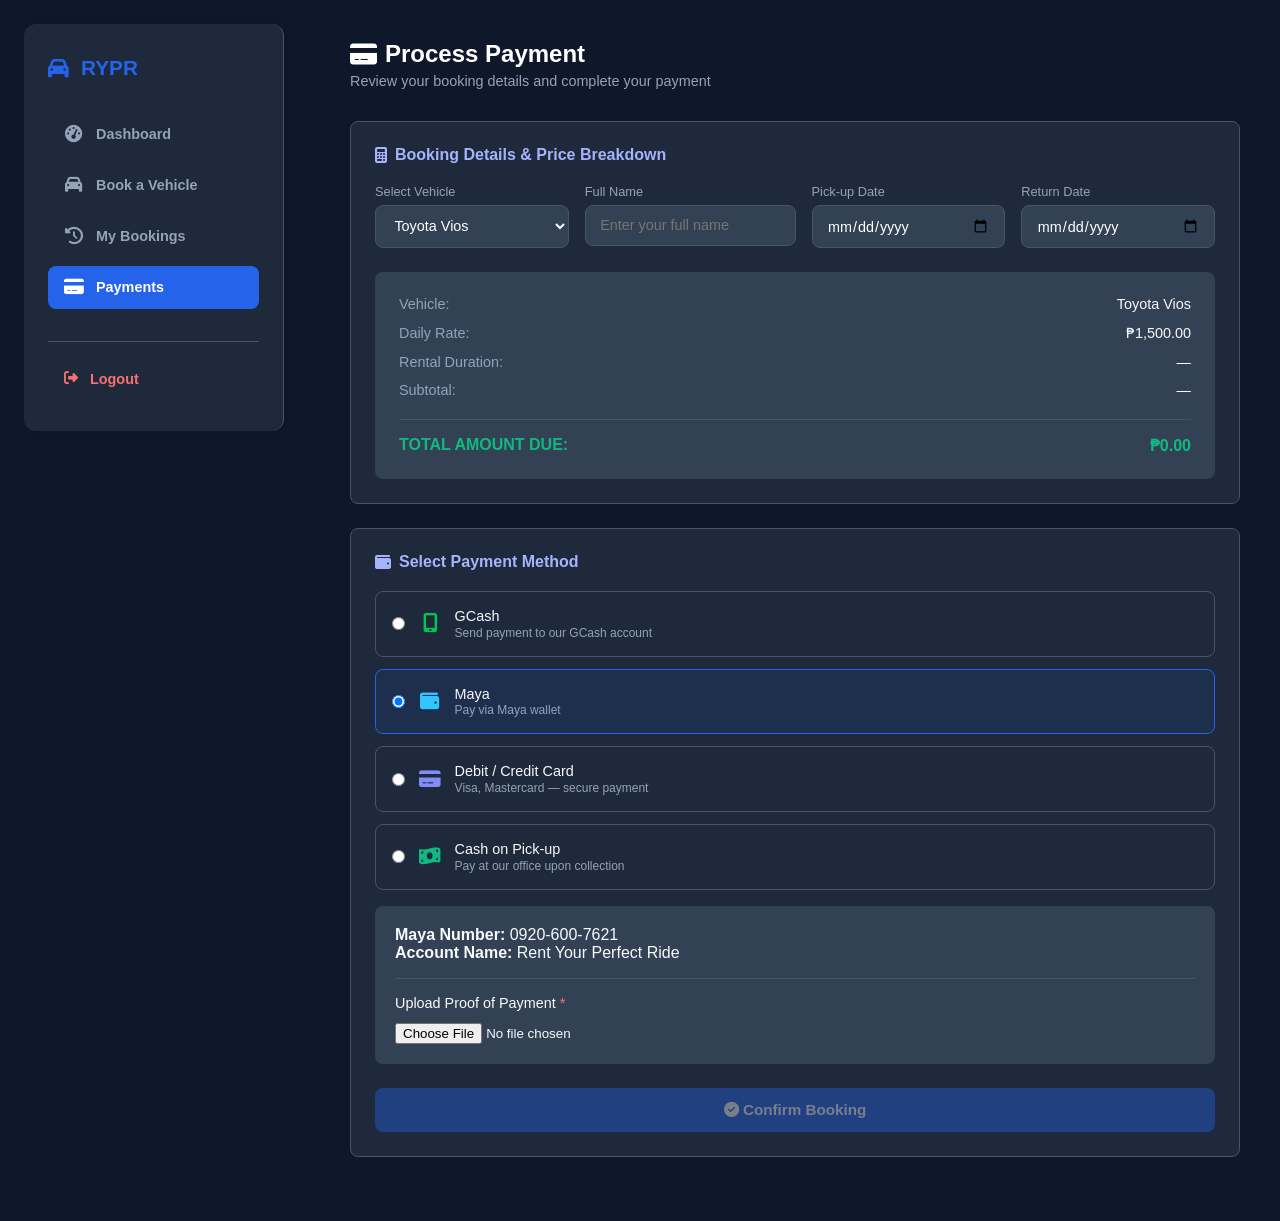
<file: Payment.html>
<!DOCTYPE html>
<html lang="en">
<head>
  <meta charset="UTF-8">
  <meta name="viewport" content="width=device-width, initial-scale=1.0">
  <title>Process Payment - Rent Your Perfect Ride</title>
  <link rel="stylesheet" href="https://cdnjs.cloudflare.com/ajax/libs/font-awesome/6.7.0/css/all.min.css">
  
  <style>
    :root {
      --primary: #2563eb;
      --success: #10b981;
      --bg-dark: #0f172a;
      --card-bg: #1e293b;
      --panel-bg: #334155;
      --muted: #94a3b8;
      --light: #f8fafc;
      --border: #475569;
      --radius: 8px;
      --danger: #ef4444;
    }

    * { margin: 0; padding: 0; box-sizing: border-box; font-family: 'Segoe UI', Roboto, sans-serif; }
    body { background: var(--bg-dark); color: var(--light); min-height: 100vh; display: flex; }

    .container { max-width: 1200px; margin: 0 auto; width: 100%; }
    .page-header { margin-bottom: 2rem; }
    .page-header h1 { font-size: 1.5rem; display: flex; align-items: center; gap: 0.5rem; color: white; }
    .page-header p { color: var(--muted); margin-top: 0.3rem; font-size: 0.9rem; }

    .card {
      background: var(--card-bg); border-radius: var(--radius); padding: 1.5rem;
      margin-bottom: 1.5rem; border: 1px solid var(--border);
    }
    .card h2 { font-size: 1rem; margin-bottom: 1.25rem; display: flex; align-items: center; gap: 0.5rem; color: #a5b4fc; }

    .form-row { display: grid; grid-template-columns: repeat(4, 1fr); gap: 1rem; margin-bottom: 1.5rem; }
    .form-group { display: flex; flex-direction: column; }
    .form-group label { font-size: 0.8rem; color: var(--muted); margin-bottom: 0.4rem; }
    .form-group input, .form-group select {
      padding: 0.7rem 0.9rem; background: var(--panel-bg); border: 1px solid var(--border);
      border-radius: var(--radius); color: white; font-size: 0.9rem;
    }
    .form-group input:focus, .form-group select:focus { outline: none; border-color: var(--primary); }

    .breakdown-panel {
      background: var(--panel-bg); padding: 1.5rem; border-radius: var(--radius);
      display: grid; grid-template-columns: 1fr auto; gap: 0.8rem 1rem;
    }
    .bd-label { color: var(--muted); font-size: 0.9rem; }
    .bd-value { text-align: right; font-size: 0.9rem; }
    .bd-total { 
      grid-column: 1 / -1; display: flex; justify-content: space-between; 
      margin-top: 0.5rem; padding-top: 1rem; border-top: 1px solid var(--border); 
      font-weight: 600; font-size: 1rem; color: var(--success); 
    }

    .payment-option {
      display: flex; align-items: center; gap: 0.8rem; padding: 1rem;
      border: 1px solid var(--border); border-radius: var(--radius);
      margin-bottom: 0.75rem; cursor: pointer; transition: all 0.2s;
    }
    .payment-option:hover { border-color: var(--primary); }
    .payment-option.selected { border-color: var(--primary); background: rgba(37, 99, 235, 0.1); }
    .payment-option input { width: auto; margin: 0; }
    .pay-icon { font-size: 1.2rem; width: 24px; text-align: center; }
    .pay-info h4 { font-size: 0.9rem; font-weight: 500; }
    .pay-info p { font-size: 0.75rem; color: var(--muted); margin-top: 0.1rem; }

    .payment-details {
      display: none; margin-top: 1rem; padding: 1.25rem; background: var(--panel-bg); border-radius: var(--radius);
    }
    .payment-details.active { display: block; }
    .proof-section { margin-top: 1rem; padding-top: 1rem; border-top: 1px solid var(--border); }
    .proof-section label { display: block; margin-bottom: 0.5rem; font-size: 0.9rem; }
    .proof-section input { margin-top: 0.25rem; }

    .btn {
      padding: 0.85rem 1.5rem; border: none; border-radius: var(--radius);
      font-weight: 600; cursor: pointer; font-size: 0.95rem;
      transition: all 0.2s;
    }
    .btn-primary { 
      background: var(--primary); color: white; width: 100%; margin-top: 1.5rem; 
    }
    .btn-primary:hover:not(:disabled) { background: #1d4ed8; }
    .btn-primary:disabled { opacity: 0.4; cursor: not-allowed; }

    .success-box {
      display: none; margin-top: 1.5rem; padding: 2rem; 
      background: rgba(16, 185, 129, 0.1); border: 1px solid var(--success); 
      border-radius: var(--radius); text-align: center;
    }
    .success-box.active { display: block; }
    .success-icon { font-size: 2.5rem; color: var(--success); margin-bottom: 1rem; }
    .ref-text { 
      font-family: monospace; background: rgba(37, 99, 235, 0.15); 
      padding: 0.5rem 1rem; border-radius: 4px; display: inline-block; 
      margin: 0.75rem 0; font-weight: 600; 
    }
    .hidden { display: none !important; }

    /* Shorter, Contained Sidebar Styling matching Dashboard & Bookings */
    .sidebar {
      width: 260px;
      background: var(--card-bg);
      padding: 2rem 1.5rem;
      display: flex;
      flex-direction: column;
      gap: 2rem;
      box-shadow: 2px 0 8px rgba(0,0,0,0.15);
      border-right: 1px solid var(--border);
      border-radius: 12px;
      position: fixed;
      top: 1.5rem; 
      left: 1.5rem;
      height: fit-content;
      z-index: 100;
      transition: transform 0.3s ease;
    }
    .sidebar-logo {
      font-size: 1.3rem; 
      font-weight: 700; 
      color: var(--primary);
      display: flex; 
      align-items: center; 
      gap: 0.75rem;
      text-decoration: none;
    }
    .sidebar-menu {
      list-style: none; 
      display: flex; 
      flex-direction: column; 
      gap: 0.5rem; 
    }
    .sidebar-menu li {
      display: block;
    }
    .sidebar-menu li a {
      display: flex; 
      align-items: center; 
      gap: 0.75rem;
      padding: 0.8rem 1rem; 
      border-radius: 8px; 
      color: var(--muted);
      text-decoration: none; 
      transition: all 0.25s ease; 
      font-weight: 600; 
      font-size: 0.9rem;
      width: 100%;
    }
    .sidebar-menu li a i { font-size: 1.1rem; width: 20px; text-align: center; }
    .sidebar-menu li a:hover { background: rgba(37, 99, 235, 0.15); color: var(--light); }
    .sidebar-menu li a.active { background: var(--primary); color: white; }
    
    .sidebar-footer {
      list-style: none;
      border-top: 1px solid var(--border);
      padding-top: 1rem;
    }
    .sidebar-footer a {
      display: flex; align-items: center; gap: 0.75rem;
      padding: 0.8rem 1rem; border-radius: 8px;
      text-decoration: none; font-weight: 600; font-size: 0.9rem;
      color: #f87171; transition: all 0.25s ease; width: 100%;
    }
    .sidebar-footer a:hover { background: rgba(239, 68, 68, 0.15); color: #ef4444; }

    .main-wrapper { 
      flex: 1; 
      margin-left: 310px; 
      padding: 2.5rem; 
      width: calc(100% - 310px); 
    }

    .mobile-header {
      display: none; position: fixed; top: 0; left: 0; right: 0; height: 60px;
      background: var(--card-bg); border-bottom: 1px solid var(--border);
      padding: 0 1.25rem; align-items: center; justify-content: space-between; z-index: 99;
    }
    .mobile-header .brand { display: flex; align-items: center; gap: 0.5rem; font-weight: 700; font-size: 1rem; color: var(--primary); }
    .menu-toggle { background: none; border: none; color: var(--light); font-size: 1.4rem; cursor: pointer; }
    .sidebar-overlay { display: none; position: fixed; inset: 0; background: rgba(0, 0, 0, 0.6); z-index: 90; }

    @media (max-width: 992px) {
      .mobile-header { display: flex; }
      .sidebar { transform: translateX(-120%); top: 0; left: 0; height: 100vh; border-radius: 0; }
      .sidebar.open { transform: translateX(0); }
      .sidebar-overlay.active { display: block; }
      .main-wrapper { margin-left: 0; width: 100%; padding: 1.5rem; padding-top: 5rem; }
    }
    @media (max-width: 768px) {
      .form-row { grid-template-columns: 1fr 1fr; }
    }
    @media (max-width: 480px) {
      .form-row { grid-template-columns: 1fr; }
    }
  </style>
</head>
<body>

  <!-- Mobile Top Header -->
  <div class="mobile-header">
    <div class="brand">
      <i class="fas fa-car"></i> RYPR
    </div>
    <button class="menu-toggle" onclick="toggleSidebar()"><i class="fas fa-bars"></i></button>
  </div>

  <div class="sidebar-overlay" id="sidebar-overlay" onclick="toggleSidebar()"></div>

  <!-- Side Navigation Bar -->
  <aside class="sidebar" id="sidebar">
    <a href="index.html" class="sidebar-logo">
      <i class="fas fa-car"></i> RYPR
    </a>
    
    <ul class="sidebar-menu">
      <li>
        <a href="dashboard.html">
          <i class="fas fa-tachometer-alt"></i> Dashboard
        </a>
      </li>
      <li>
        <a href="vehicles.html">
          <i class="fas fa-car"></i> Book a Vehicle
        </a>
      </li>
      <li>
        <a href="transactions.html">
          <i class="fas fa-history"></i> My Bookings
        </a>
      </li>
      <li>
        <a href="payment.html" class="active">
          <i class="fas fa-credit-card"></i> Payments
        </a>
      </li>
    </ul>

    <ul class="sidebar-footer">
      <li>
        <a href="#" id="logout-link" onclick="logoutUser(event)">
          <i class="fas fa-sign-out-alt"></i> Logout
        </a>
      </li>
    </ul>
  </aside>

  <!-- Main Content Wrapper -->
  <main class="main-wrapper">
    <div class="container">
      <div class="page-header">
        <h1><i class="fas fa-credit-card"></i> Process Payment</h1>
        <p>Review your booking details and complete your payment</p>
      </div>

      <!-- Booking Details & Price Breakdown -->
      <div class="card" id="booking-card">
        <h2><i class="fas fa-calculator"></i> Booking Details & Price Breakdown</h2>
        
        <div class="form-row">
          <div class="form-group">
            <label>Select Vehicle</label>
            <select id="vehicle-select" onchange="calculateTotal()">
              <option value="" disabled>-- Select Vehicle --</option>
              <option value="1500">Toyota Vios</option>
              <option value="1400">Mitsubishi Mirage</option>
              <option value="3500">Toyota Hiace</option>
              <option value="4500">Toyota Fortuner</option>
              <option value="2800">Mitsubishi Xpander</option>
              <option value="2000">Multicab Pick-up</option>
            </select>
          </div>
          <div class="form-group">
            <label>Full Name</label>
            <input type="text" id="full-name" placeholder="Enter your full name" oninput="checkReady()">
          </div>
          <div class="form-group">
            <label>Pick-up Date</label>
            <input type="date" id="pickup-date" onchange="calculateTotal()">
          </div>
          <div class="form-group">
            <label>Return Date</label>
            <input type="date" id="return-date" onchange="calculateTotal()">
          </div>
        </div>

        <div class="breakdown-panel">
          <span class="bd-label">Vehicle:</span>
          <span class="bd-value" id="bd-vehicle">—</span>

          <span class="bd-label">Daily Rate:</span>
          <span class="bd-value" id="bd-rate">—</span>

          <span class="bd-label">Rental Duration:</span>
          <span class="bd-value" id="bd-duration">—</span>

          <span class="bd-label">Subtotal:</span>
          <span class="bd-value" id="bd-subtotal">—</span>

          <div class="bd-total">
            <span>TOTAL AMOUNT DUE:</span>
            <span id="bd-total">₱0.00</span>
          </div>
        </div>
      </div>

      <!-- Payment Method -->
      <div class="card" id="payment-card">
        <h2><i class="fas fa-wallet"></i> Select Payment Method</h2>

        <label class="payment-option" id="opt-gcash" onclick="selectMethod('gcash')">
          <input type="radio" name="payment" value="gcash">
          <i class="fas fa-mobile-alt pay-icon" style="color: #00C652;"></i>
          <div class="pay-info">
            <h4>GCash</h4>
            <p>Send payment to our GCash account</p>
          </div>
        </label>

        <label class="payment-option selected" id="opt-maya" onclick="selectMethod('maya')">
          <input type="radio" name="payment" value="maya" checked>
          <i class="fas fa-wallet pay-icon" style="color: #33C5FF;"></i>
          <div class="pay-info">
            <h4>Maya</h4>
            <p>Pay via Maya wallet</p>
          </div>
        </label>

        <label class="payment-option" id="opt-card" onclick="selectMethod('card')">
          <input type="radio" name="payment" value="card">
          <i class="fas fa-credit-card pay-icon" style="color: #818cf8;"></i>
          <div class="pay-info">
            <h4>Debit / Credit Card</h4>
            <p>Visa, Mastercard — secure payment</p>
          </div>
        </label>

        <label class="payment-option" id="opt-cash" onclick="selectMethod('cash')">
          <input type="radio" name="payment" value="cash">
          <i class="fas fa-money-bill-wave pay-icon" style="color: var(--success);"></i>
          <div class="pay-info">
            <h4>Cash on Pick-up</h4>
            <p>Pay at our office upon collection</p>
          </div>
        </label>

        <!-- GCash Panel -->
        <div class="payment-details" id="panel-gcash">
          <p><strong>GCash Number:</strong> 0920-600-7621</p>
          <p><strong>Account Name:</strong> Rent Your Perfect Ride</p>
          <div class="proof-section">
            <label>Upload Proof of Payment <span style="color: #f87171;">*</span></label>
            <input type="file" id="gcash-proof" accept="image/*,.pdf" onchange="checkReady()">
          </div>
        </div>

        <!-- Maya Panel -->
        <div class="payment-details active" id="panel-maya">
          <p><strong>Maya Number:</strong> 0920-600-7621</p>
          <p><strong>Account Name:</strong> Rent Your Perfect Ride</p>
          <div class="proof-section">
            <label>Upload Proof of Payment <span style="color: #f87171;">*</span></label>
            <input type="file" id="maya-proof" accept="image/*,.pdf" onchange="checkReady()">
          </div>
        </div>

        <!-- Card Panel -->
        <div class="payment-details" id="panel-card">
          <div class="form-row" style="grid-template-columns: 1fr 1fr;">
            <div class="form-group">
              <label>Card Number</label>
              <input type="text" id="card-num" placeholder="1234 5678 9012 3456" maxlength="19" oninput="checkReady()">
            </div>
            <div class="form-group">
              <label>Cardholder Name</label>
              <input type="text" id="card-name" placeholder="Juan Dela Cruz" oninput="checkReady()">
            </div>
            <div class="form-group">
              <label>Expiry Date</label>
              <input type="text" id="card-exp" placeholder="MM/YY" maxlength="5" oninput="checkReady()">
            </div>
            <div class="form-group">
              <label>CVV</label>
              <input type="password" id="card-cvv" placeholder="•••" maxlength="4" oninput="checkReady()">
            </div>
          </div>
        </div>

        <!-- Cash Panel -->
        <div class="payment-details" id="panel-cash">
          <p style="color: var(--success);"><i class="fas fa-info-circle"></i> Your booking will be reserved once confirmed.</p>
        </div>

        <button class="btn btn-primary" id="confirm-btn" onclick="confirmBooking()" disabled>
          <i class="fas fa-check-circle"></i> Confirm Booking
        </button>

        <!-- Success Confirmation Box -->
        <div class="success-box" id="success-box">
          <div class="success-icon"><i class="fas fa-check-circle"></i></div>
          <h3>Booking Confirmed! 🎉</h3>
          <p style="color: var(--muted); margin-top: 0.5rem;">
            Thank you, <strong id="confirm-name">—</strong>! Your payment has been successfully recorded.
          </p>
          <p style="color: var(--muted); margin-top: 0.3rem;">
            <strong>Vehicle:</strong> <span id="confirm-vehicle">—</span><br>
            <strong>Duration:</strong> <span id="confirm-dates">—</span><br>
            <strong>Total Amount:</strong> <span id="confirm-amount">—</span><br>
            <strong>Payment Method:</strong> <span id="confirm-method">—</span>
          </p>
          <div class="ref-text">
            Reference No: <strong id="ref-display">RYPR-XXXXXXXX</strong>
          </div>
          <br>
          <a href="transactions.html" class="btn btn-primary" style="display: inline-block; margin-top: 1rem; text-decoration: none;">
            <i class="fas fa-receipt"></i> View in Transactions
          </a>
        </div>
      </div>
    </div>
  </main>

<script>
  let selectedMethod = 'maya';
  let totalAmount = 0;
  let calculatedDays = 0;
  let currentRefNo = '';

  function toggleSidebar() {
    document.getElementById('sidebar').classList.toggle('open');
    document.getElementById('sidebar-overlay').classList.toggle('active');
  }

  function logoutUser(e) {
    e.preventDefault();
    if (confirm('Are you sure you want to log out?')) {
      localStorage.removeItem('userName');
      window.location.href = 'index.html';
    }
  }

  function generateRef() {
    return 'RYPR-' + Date.now().toString().slice(-8);
  }

  function formatPeso(amount) {
    return '₱' + Number(amount).toLocaleString('en-PH', { minimumFractionDigits: 2 });
  }

  window.onload = function() {
    const userName = localStorage.getItem('userName');
    if (userName) {
      document.getElementById('full-name').value = userName;
    }

    const urlParams = new URLSearchParams(window.location.search);
    const paramVehicle = urlParams.get('vehicle');
    const paramAmount = urlParams.get('amount');
    const paramRef = urlParams.get('ref');

    const vehicleSelect = document.getElementById('vehicle-select');
    let matchedBooking = null;

    if (paramRef) {
      currentRefNo = paramRef;
      const completedBookings = JSON.parse(localStorage.getItem('completedBookings')) || [];
      const transactionRecords = JSON.parse(localStorage.getItem('transactionRecords')) || [];
      
      matchedBooking = completedBookings.find(b => b.refNo === paramRef) || 
                       transactionRecords.find(t => t.transactionId === paramRef);
    }

    if (matchedBooking) {
      const vehicleName = matchedBooking.vehicle || paramVehicle;
      const amount = matchedBooking.total || matchedBooking.totalAmount || paramAmount;
      const days = matchedBooking.days || 1;

      for (let i = 0; i < vehicleSelect.options.length; i++) {
        let optText = vehicleSelect.options[i].text.toLowerCase().trim();
        if (optText === vehicleName.toLowerCase().trim()) {
          vehicleSelect.selectedIndex = i;
          break;
        }
      }

      totalAmount = parseFloat(amount);
      calculatedDays = days;

      document.getElementById('bd-vehicle').textContent = vehicleName;
      document.getElementById('bd-rate').textContent = formatPeso(vehicleSelect.value || 0);
      document.getElementById('bd-duration').textContent = `${days} day${days > 1 ? 's' : ''}`;
      document.getElementById('bd-subtotal').textContent = formatPeso(totalAmount);
      document.getElementById('bd-total').textContent = formatPeso(totalAmount);

      if (matchedBooking.dateCompleted && matchedBooking.dateCompleted.includes('to')) {
        const dates = matchedBooking.dateCompleted.split(' to ');
        if (dates.length === 2) {
          document.getElementById('pickup-date').value = dates[0].trim();
          document.getElementById('return-date').value = dates[1].trim();
        }
      }
    } else {
      if (paramVehicle) {
        for (let i = 0; i < vehicleSelect.options.length; i++) {
          let optText = vehicleSelect.options[i].text.toLowerCase().trim();
          if (optText === paramVehicle.toLowerCase().trim()) {
            vehicleSelect.selectedIndex = i;
            break;
          }
        }
      }
      currentRefNo = paramRef ? paramRef : generateRef();

      if (paramAmount) {
        totalAmount = parseFloat(paramAmount);
        document.getElementById('bd-total').textContent = formatPeso(totalAmount);
        document.getElementById('bd-subtotal').textContent = formatPeso(totalAmount);
        document.getElementById('bd-vehicle').textContent = paramVehicle || 'Selected Vehicle';
        document.getElementById('bd-rate').textContent = formatPeso(vehicleSelect.value || 0);
        document.getElementById('bd-duration').textContent = '1 day';
      } else {
        calculateTotal();
      }
    }

    checkReady();
  };

  function calculateTotal() {
    const select = document.getElementById('vehicle-select');
    const pickup = document.getElementById('pickup-date').value;
    const returnDate = document.getElementById('return-date').value;

    if (!select.value) return;

    const dailyRate = parseInt(select.value);
    const vehicleName = select.options[select.selectedIndex].text;

    document.getElementById('bd-vehicle').textContent = vehicleName;
    document.getElementById('bd-rate').textContent = formatPeso(dailyRate);

    if (pickup && returnDate) {
      const start = new Date(pickup);
      const end = new Date(returnDate);
      const days = Math.ceil((end - start) / (1000 * 60 * 60 * 24));

      if (days > 0) {
        calculatedDays = days;
        const subtotal = dailyRate * days;
        totalAmount = subtotal;

        document.getElementById('bd-duration').textContent = `${days} day${days > 1 ? 's' : ''}`;
        document.getElementById('bd-subtotal').textContent = formatPeso(subtotal);
        document.getElementById('bd-total').textContent = formatPeso(totalAmount);
      }
    }
    checkReady();
  }

  function selectMethod(method) {
    selectedMethod = method;
    document.querySelectorAll('.payment-option').forEach(opt => opt.classList.remove('selected'));
    document.getElementById(`opt-${method}`).classList.add('selected');

    document.querySelectorAll('.payment-details').forEach(panel => panel.classList.remove('active'));
    document.getElementById(`panel-${method}`).classList.add('active');

    checkReady();
  }

  function checkReady() {
    const name = document.getElementById('full-name').value.trim();
    const confirmBtn = document.getElementById('confirm-btn');
    let isProofUploaded = true;

    if (selectedMethod === 'gcash') {
      const fileInput = document.getElementById('gcash-proof');
      isProofUploaded = fileInput.files && fileInput.files.length > 0;
    } else if (selectedMethod === 'maya') {
      const fileInput = document.getElementById('maya-proof');
      isProofUploaded = fileInput.files && fileInput.files.length > 0;
    }

    confirmBtn.disabled = !(name !== '' && totalAmount > 0 && isProofUploaded);
  }

  function confirmBooking() {
    const name = document.getElementById('full-name').value.trim();
    const select = document.getElementById('vehicle-select');
    const vehicleName = select.options[select.selectedIndex]?.text || '—';
    const pickup = document.getElementById('pickup-date').value || 'N/A';
    const returnDate = document.getElementById('return-date').value || 'N/A';

    if (!name || totalAmount <= 0) {
      alert('⚠️ Please fill out all required details properly.');
      return;
    }

    const completedBooking = {
      refNo: currentRefNo,
      vehicle: vehicleName,
      days: calculatedDays || 1,
      total: totalAmount,
      status: 'Completed',
      dateCompleted: `${pickup} to ${returnDate}`
    };

    let completedBookings = JSON.parse(localStorage.getItem('completedBookings')) || [];
    completedBookings = completedBookings.filter(b => b.refNo !== currentRefNo);
    completedBookings.push(completedBooking);
    localStorage.setItem('completedBookings', JSON.stringify(completedBookings));

    document.getElementById('confirm-name').textContent = name;
    document.getElementById('confirm-vehicle').textContent = vehicleName;
    document.getElementById('confirm-dates').textContent = `${pickup} to ${returnDate}`;
    document.getElementById('confirm-amount').textContent = formatPeso(totalAmount);
    document.getElementById('confirm-method').textContent = selectedMethod.toUpperCase();
    document.getElementById('ref-display').textContent = currentRefNo;

    document.getElementById('confirm-btn').classList.add('hidden');
    document.getElementById('success-box').classList.add('active');
  }
</script>
</body>
</html>
</file>
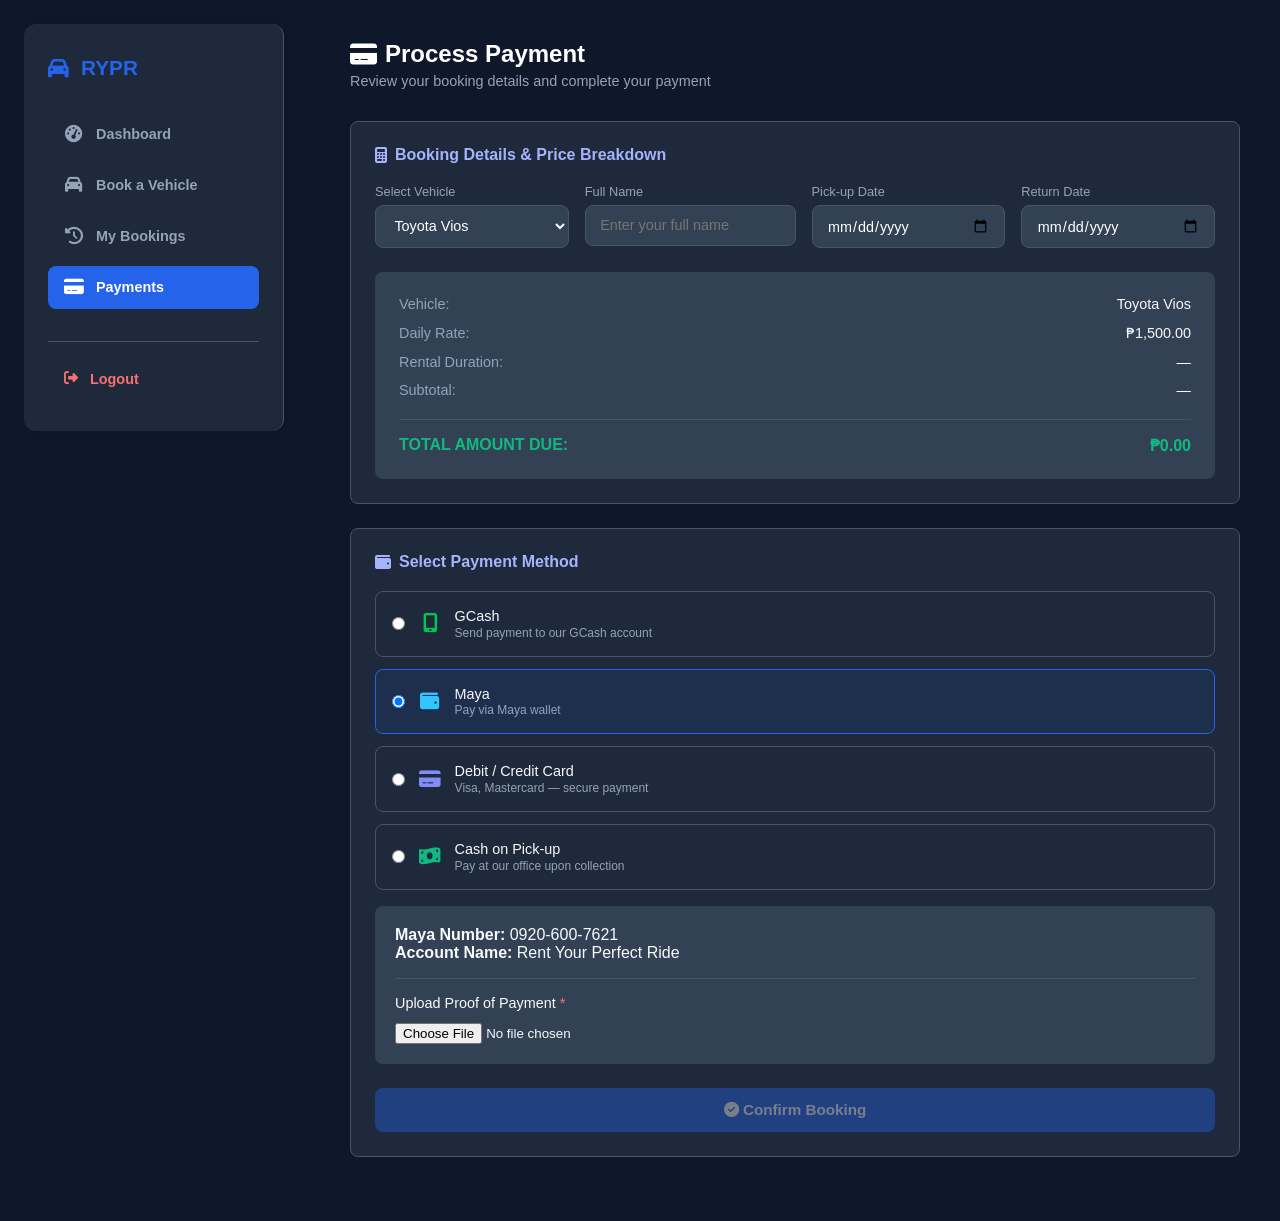
<file: payment.html>
<!DOCTYPE html>
<html lang="en">
<head>
  <meta charset="UTF-8">
  <meta name="viewport" content="width=device-width, initial-scale=1.0">
  <title>Process Payment - Rent Your Perfect Ride</title>
  <link rel="stylesheet" href="https://cdnjs.cloudflare.com/ajax/libs/font-awesome/6.7.0/css/all.min.css">
  
  <style>
    :root {
      --primary: #2563eb;
      --success: #10b981;
      --bg-dark: #0f172a;
      --card-bg: #1e293b;
      --panel-bg: #334155;
      --muted: #94a3b8;
      --light: #f8fafc;
      --border: #475569;
      --radius: 8px;
      --danger: #ef4444;
    }

    * { margin: 0; padding: 0; box-sizing: border-box; font-family: 'Segoe UI', Roboto, sans-serif; }
    body { background: var(--bg-dark); color: var(--light); min-height: 100vh; display: flex; }

    .container { max-width: 1200px; margin: 0 auto; width: 100%; }
    .page-header { margin-bottom: 2rem; }
    .page-header h1 { font-size: 1.5rem; display: flex; align-items: center; gap: 0.5rem; color: white; }
    .page-header p { color: var(--muted); margin-top: 0.3rem; font-size: 0.9rem; }

    .card {
      background: var(--card-bg); border-radius: var(--radius); padding: 1.5rem;
      margin-bottom: 1.5rem; border: 1px solid var(--border);
    }
    .card h2 { font-size: 1rem; margin-bottom: 1.25rem; display: flex; align-items: center; gap: 0.5rem; color: #a5b4fc; }

    .form-row { display: grid; grid-template-columns: repeat(4, 1fr); gap: 1rem; margin-bottom: 1.5rem; }
    .form-group { display: flex; flex-direction: column; }
    .form-group label { font-size: 0.8rem; color: var(--muted); margin-bottom: 0.4rem; }
    .form-group input, .form-group select {
      padding: 0.7rem 0.9rem; background: var(--panel-bg); border: 1px solid var(--border);
      border-radius: var(--radius); color: white; font-size: 0.9rem;
    }
    .form-group input:focus, .form-group select:focus { outline: none; border-color: var(--primary); }

    .breakdown-panel {
      background: var(--panel-bg); padding: 1.5rem; border-radius: var(--radius);
      display: grid; grid-template-columns: 1fr auto; gap: 0.8rem 1rem;
    }
    .bd-label { color: var(--muted); font-size: 0.9rem; }
    .bd-value { text-align: right; font-size: 0.9rem; }
    .bd-total { 
      grid-column: 1 / -1; display: flex; justify-content: space-between; 
      margin-top: 0.5rem; padding-top: 1rem; border-top: 1px solid var(--border); 
      font-weight: 600; font-size: 1rem; color: var(--success); 
    }

    .payment-option {
      display: flex; align-items: center; gap: 0.8rem; padding: 1rem;
      border: 1px solid var(--border); border-radius: var(--radius);
      margin-bottom: 0.75rem; cursor: pointer; transition: all 0.2s;
    }
    .payment-option:hover { border-color: var(--primary); }
    .payment-option.selected { border-color: var(--primary); background: rgba(37, 99, 235, 0.1); }
    .payment-option input { width: auto; margin: 0; }
    .pay-icon { font-size: 1.2rem; width: 24px; text-align: center; }
    .pay-info h4 { font-size: 0.9rem; font-weight: 500; }
    .pay-info p { font-size: 0.75rem; color: var(--muted); margin-top: 0.1rem; }

    .payment-details {
      display: none; margin-top: 1rem; padding: 1.25rem; background: var(--panel-bg); border-radius: var(--radius);
    }
    .payment-details.active { display: block; }
    .proof-section { margin-top: 1rem; padding-top: 1rem; border-top: 1px solid var(--border); }
    .proof-section label { display: block; margin-bottom: 0.5rem; font-size: 0.9rem; }
    .proof-section input { margin-top: 0.25rem; }

    .btn {
      padding: 0.85rem 1.5rem; border: none; border-radius: var(--radius);
      font-weight: 600; cursor: pointer; font-size: 0.95rem;
      transition: all 0.2s;
    }
    .btn-primary { 
      background: var(--primary); color: white; width: 100%; margin-top: 1.5rem; 
    }
    .btn-primary:hover:not(:disabled) { background: #1d4ed8; }
    .btn-primary:disabled { opacity: 0.4; cursor: not-allowed; }

    .success-box {
      display: none; margin-top: 1.5rem; padding: 2rem; 
      background: rgba(16, 185, 129, 0.1); border: 1px solid var(--success); 
      border-radius: var(--radius); text-align: center;
    }
    .success-box.active { display: block; }
    .success-icon { font-size: 2.5rem; color: var(--success); margin-bottom: 1rem; }
    .ref-text { 
      font-family: monospace; background: rgba(37, 99, 235, 0.15); 
      padding: 0.5rem 1rem; border-radius: 4px; display: inline-block; 
      margin: 0.75rem 0; font-weight: 600; 
    }
    .hidden { display: none !important; }

    /* Shorter, Contained Sidebar Styling matching Dashboard & Bookings */
    .sidebar {
      width: 260px;
      background: var(--card-bg);
      padding: 2rem 1.5rem;
      display: flex;
      flex-direction: column;
      gap: 2rem;
      box-shadow: 2px 0 8px rgba(0,0,0,0.15);
      border-right: 1px solid var(--border);
      border-radius: 12px;
      position: fixed;
      top: 1.5rem; 
      left: 1.5rem;
      height: fit-content;
      z-index: 100;
      transition: transform 0.3s ease;
    }
    .sidebar-logo {
      font-size: 1.3rem; 
      font-weight: 700; 
      color: var(--primary);
      display: flex; 
      align-items: center; 
      gap: 0.75rem;
      text-decoration: none;
    }
    .sidebar-menu {
      list-style: none; 
      display: flex; 
      flex-direction: column; 
      gap: 0.5rem; 
    }
    .sidebar-menu li {
      display: block;
    }
    .sidebar-menu li a {
      display: flex; 
      align-items: center; 
      gap: 0.75rem;
      padding: 0.8rem 1rem; 
      border-radius: 8px; 
      color: var(--muted);
      text-decoration: none; 
      transition: all 0.25s ease; 
      font-weight: 600; 
      font-size: 0.9rem;
      width: 100%;
    }
    .sidebar-menu li a i { font-size: 1.1rem; width: 20px; text-align: center; }
    .sidebar-menu li a:hover { background: rgba(37, 99, 235, 0.15); color: var(--light); }
    .sidebar-menu li a.active { background: var(--primary); color: white; }
    
    .sidebar-footer {
      list-style: none;
      border-top: 1px solid var(--border);
      padding-top: 1rem;
    }
    .sidebar-footer a {
      display: flex; align-items: center; gap: 0.75rem;
      padding: 0.8rem 1rem; border-radius: 8px;
      text-decoration: none; font-weight: 600; font-size: 0.9rem;
      color: #f87171; transition: all 0.25s ease; width: 100%;
    }
    .sidebar-footer a:hover { background: rgba(239, 68, 68, 0.15); color: #ef4444; }

    .main-wrapper { 
      flex: 1; 
      margin-left: 310px; 
      padding: 2.5rem; 
      width: calc(100% - 310px); 
    }

    .mobile-header {
      display: none; position: fixed; top: 0; left: 0; right: 0; height: 60px;
      background: var(--card-bg); border-bottom: 1px solid var(--border);
      padding: 0 1.25rem; align-items: center; justify-content: space-between; z-index: 99;
    }
    .mobile-header .brand { display: flex; align-items: center; gap: 0.5rem; font-weight: 700; font-size: 1rem; color: var(--primary); }
    .menu-toggle { background: none; border: none; color: var(--light); font-size: 1.4rem; cursor: pointer; }
    .sidebar-overlay { display: none; position: fixed; inset: 0; background: rgba(0, 0, 0, 0.6); z-index: 90; }

    @media (max-width: 992px) {
      .mobile-header { display: flex; }
      .sidebar { transform: translateX(-120%); top: 0; left: 0; height: 100vh; border-radius: 0; }
      .sidebar.open { transform: translateX(0); }
      .sidebar-overlay.active { display: block; }
      .main-wrapper { margin-left: 0; width: 100%; padding: 1.5rem; padding-top: 5rem; }
    }
    @media (max-width: 768px) {
      .form-row { grid-template-columns: 1fr 1fr; }
    }
    @media (max-width: 480px) {
      .form-row { grid-template-columns: 1fr; }
    }
  </style>
</head>
<body>

  <!-- Mobile Top Header -->
  <div class="mobile-header">
    <div class="brand">
      <i class="fas fa-car"></i> RYPR
    </div>
    <button class="menu-toggle" onclick="toggleSidebar()"><i class="fas fa-bars"></i></button>
  </div>

  <div class="sidebar-overlay" id="sidebar-overlay" onclick="toggleSidebar()"></div>

  <!-- Side Navigation Bar -->
  <aside class="sidebar" id="sidebar">
    <a href="index.html" class="sidebar-logo">
      <i class="fas fa-car"></i> RYPR
    </a>
    
    <ul class="sidebar-menu">
      <li>
        <a href="dashboard.html">
          <i class="fas fa-tachometer-alt"></i> Dashboard
        </a>
      </li>
      <li>
        <a href="vehicles.html">
          <i class="fas fa-car"></i> Book a Vehicle
        </a>
      </li>
      <li>
        <a href="transactions.html">
          <i class="fas fa-history"></i> My Bookings
        </a>
      </li>
      <li>
        <a href="payment.html" class="active">
          <i class="fas fa-credit-card"></i> Payments
        </a>
      </li>
    </ul>

    <ul class="sidebar-footer">
      <li>
        <a href="#" id="logout-link" onclick="logoutUser(event)">
          <i class="fas fa-sign-out-alt"></i> Logout
        </a>
      </li>
    </ul>
  </aside>

  <!-- Main Content Wrapper -->
  <main class="main-wrapper">
    <div class="container">
      <div class="page-header">
        <h1><i class="fas fa-credit-card"></i> Process Payment</h1>
        <p>Review your booking details and complete your payment</p>
      </div>

      <!-- Booking Details & Price Breakdown -->
      <div class="card" id="booking-card">
        <h2><i class="fas fa-calculator"></i> Booking Details & Price Breakdown</h2>
        
        <div class="form-row">
          <div class="form-group">
            <label>Select Vehicle</label>
            <select id="vehicle-select" onchange="calculateTotal()">
              <option value="" disabled>-- Select Vehicle --</option>
              <option value="1500">Toyota Vios</option>
              <option value="1400">Mitsubishi Mirage</option>
              <option value="3500">Toyota Hiace</option>
              <option value="4500">Toyota Fortuner</option>
              <option value="2800">Mitsubishi Xpander</option>
              <option value="2000">Multicab Pick-up</option>
            </select>
          </div>
          <div class="form-group">
            <label>Full Name</label>
            <input type="text" id="full-name" placeholder="Enter your full name" oninput="checkReady()">
          </div>
          <div class="form-group">
            <label>Pick-up Date</label>
            <input type="date" id="pickup-date" onchange="calculateTotal()">
          </div>
          <div class="form-group">
            <label>Return Date</label>
            <input type="date" id="return-date" onchange="calculateTotal()">
          </div>
        </div>

        <div class="breakdown-panel">
          <span class="bd-label">Vehicle:</span>
          <span class="bd-value" id="bd-vehicle">—</span>

          <span class="bd-label">Daily Rate:</span>
          <span class="bd-value" id="bd-rate">—</span>

          <span class="bd-label">Rental Duration:</span>
          <span class="bd-value" id="bd-duration">—</span>

          <span class="bd-label">Subtotal:</span>
          <span class="bd-value" id="bd-subtotal">—</span>

          <div class="bd-total">
            <span>TOTAL AMOUNT DUE:</span>
            <span id="bd-total">₱0.00</span>
          </div>
        </div>
      </div>

      <!-- Payment Method -->
      <div class="card" id="payment-card">
        <h2><i class="fas fa-wallet"></i> Select Payment Method</h2>

        <label class="payment-option" id="opt-gcash" onclick="selectMethod('gcash')">
          <input type="radio" name="payment" value="gcash">
          <i class="fas fa-mobile-alt pay-icon" style="color: #00C652;"></i>
          <div class="pay-info">
            <h4>GCash</h4>
            <p>Send payment to our GCash account</p>
          </div>
        </label>

        <label class="payment-option selected" id="opt-maya" onclick="selectMethod('maya')">
          <input type="radio" name="payment" value="maya" checked>
          <i class="fas fa-wallet pay-icon" style="color: #33C5FF;"></i>
          <div class="pay-info">
            <h4>Maya</h4>
            <p>Pay via Maya wallet</p>
          </div>
        </label>

        <label class="payment-option" id="opt-card" onclick="selectMethod('card')">
          <input type="radio" name="payment" value="card">
          <i class="fas fa-credit-card pay-icon" style="color: #818cf8;"></i>
          <div class="pay-info">
            <h4>Debit / Credit Card</h4>
            <p>Visa, Mastercard — secure payment</p>
          </div>
        </label>

        <label class="payment-option" id="opt-cash" onclick="selectMethod('cash')">
          <input type="radio" name="payment" value="cash">
          <i class="fas fa-money-bill-wave pay-icon" style="color: var(--success);"></i>
          <div class="pay-info">
            <h4>Cash on Pick-up</h4>
            <p>Pay at our office upon collection</p>
          </div>
        </label>

        <!-- GCash Panel -->
        <div class="payment-details" id="panel-gcash">
          <p><strong>GCash Number:</strong> 0920-600-7621</p>
          <p><strong>Account Name:</strong> Rent Your Perfect Ride</p>
          <div class="proof-section">
            <label>Upload Proof of Payment <span style="color: #f87171;">*</span></label>
            <input type="file" id="gcash-proof" accept="image/*,.pdf" onchange="checkReady()">
          </div>
        </div>

        <!-- Maya Panel -->
        <div class="payment-details active" id="panel-maya">
          <p><strong>Maya Number:</strong> 0920-600-7621</p>
          <p><strong>Account Name:</strong> Rent Your Perfect Ride</p>
          <div class="proof-section">
            <label>Upload Proof of Payment <span style="color: #f87171;">*</span></label>
            <input type="file" id="maya-proof" accept="image/*,.pdf" onchange="checkReady()">
          </div>
        </div>

        <!-- Card Panel -->
        <div class="payment-details" id="panel-card">
          <div class="form-row" style="grid-template-columns: 1fr 1fr;">
            <div class="form-group">
              <label>Card Number</label>
              <input type="text" id="card-num" placeholder="1234 5678 9012 3456" maxlength="19" oninput="checkReady()">
            </div>
            <div class="form-group">
              <label>Cardholder Name</label>
              <input type="text" id="card-name" placeholder="Juan Dela Cruz" oninput="checkReady()">
            </div>
            <div class="form-group">
              <label>Expiry Date</label>
              <input type="text" id="card-exp" placeholder="MM/YY" maxlength="5" oninput="checkReady()">
            </div>
            <div class="form-group">
              <label>CVV</label>
              <input type="password" id="card-cvv" placeholder="•••" maxlength="4" oninput="checkReady()">
            </div>
          </div>
        </div>

        <!-- Cash Panel -->
        <div class="payment-details" id="panel-cash">
          <p style="color: var(--success);"><i class="fas fa-info-circle"></i> Your booking will be reserved once confirmed.</p>
        </div>

        <button class="btn btn-primary" id="confirm-btn" onclick="confirmBooking()" disabled>
          <i class="fas fa-check-circle"></i> Confirm Booking
        </button>

        <!-- Success Confirmation Box -->
        <div class="success-box" id="success-box">
          <div class="success-icon"><i class="fas fa-check-circle"></i></div>
          <h3>Booking Confirmed! 🎉</h3>
          <p style="color: var(--muted); margin-top: 0.5rem;">
            Thank you, <strong id="confirm-name">—</strong>! Your payment has been successfully recorded.
          </p>
          <p style="color: var(--muted); margin-top: 0.3rem;">
            <strong>Vehicle:</strong> <span id="confirm-vehicle">—</span><br>
            <strong>Duration:</strong> <span id="confirm-dates">—</span><br>
            <strong>Total Amount:</strong> <span id="confirm-amount">—</span><br>
            <strong>Payment Method:</strong> <span id="confirm-method">—</span>
          </p>
          <div class="ref-text">
            Reference No: <strong id="ref-display">RYPR-XXXXXXXX</strong>
          </div>
          <br>
          <a href="transactions.html" class="btn btn-primary" style="display: inline-block; margin-top: 1rem; text-decoration: none;">
            <i class="fas fa-receipt"></i> View in Transactions
          </a>
        </div>
      </div>
    </div>
  </main>

<script>
  let selectedMethod = 'maya';
  let totalAmount = 0;
  let calculatedDays = 0;
  let currentRefNo = '';

  function toggleSidebar() {
    document.getElementById('sidebar').classList.toggle('open');
    document.getElementById('sidebar-overlay').classList.toggle('active');
  }

  function logoutUser(e) {
    e.preventDefault();
    if (confirm('Are you sure you want to log out?')) {
      localStorage.removeItem('userName');
      window.location.href = 'index.html';
    }
  }

  function generateRef() {
    return 'RYPR-' + Date.now().toString().slice(-8);
  }

  function formatPeso(amount) {
    return '₱' + Number(amount).toLocaleString('en-PH', { minimumFractionDigits: 2 });
  }

  window.onload = function() {
    const userName = localStorage.getItem('userName');
    if (userName) {
      document.getElementById('full-name').value = userName;
    }

    const urlParams = new URLSearchParams(window.location.search);
    const paramVehicle = urlParams.get('vehicle');
    const paramAmount = urlParams.get('amount');
    const paramRef = urlParams.get('ref');

    const vehicleSelect = document.getElementById('vehicle-select');
    let matchedBooking = null;

    if (paramRef) {
      currentRefNo = paramRef;
      const completedBookings = JSON.parse(localStorage.getItem('completedBookings')) || [];
      const transactionRecords = JSON.parse(localStorage.getItem('transactionRecords')) || [];
      
      matchedBooking = completedBookings.find(b => b.refNo === paramRef) || 
                       transactionRecords.find(t => t.transactionId === paramRef);
    }

    if (matchedBooking) {
      const vehicleName = matchedBooking.vehicle || paramVehicle;
      const amount = matchedBooking.total || matchedBooking.totalAmount || paramAmount;
      const days = matchedBooking.days || 1;

      for (let i = 0; i < vehicleSelect.options.length; i++) {
        let optText = vehicleSelect.options[i].text.toLowerCase().trim();
        if (optText === vehicleName.toLowerCase().trim()) {
          vehicleSelect.selectedIndex = i;
          break;
        }
      }

      totalAmount = parseFloat(amount);
      calculatedDays = days;

      document.getElementById('bd-vehicle').textContent = vehicleName;
      document.getElementById('bd-rate').textContent = formatPeso(vehicleSelect.value || 0);
      document.getElementById('bd-duration').textContent = `${days} day${days > 1 ? 's' : ''}`;
      document.getElementById('bd-subtotal').textContent = formatPeso(totalAmount);
      document.getElementById('bd-total').textContent = formatPeso(totalAmount);

      if (matchedBooking.dateCompleted && matchedBooking.dateCompleted.includes('to')) {
        const dates = matchedBooking.dateCompleted.split(' to ');
        if (dates.length === 2) {
          document.getElementById('pickup-date').value = dates[0].trim();
          document.getElementById('return-date').value = dates[1].trim();
        }
      }
    } else {
      if (paramVehicle) {
        for (let i = 0; i < vehicleSelect.options.length; i++) {
          let optText = vehicleSelect.options[i].text.toLowerCase().trim();
          if (optText === paramVehicle.toLowerCase().trim()) {
            vehicleSelect.selectedIndex = i;
            break;
          }
        }
      }
      currentRefNo = paramRef ? paramRef : generateRef();

      if (paramAmount) {
        totalAmount = parseFloat(paramAmount);
        document.getElementById('bd-total').textContent = formatPeso(totalAmount);
        document.getElementById('bd-subtotal').textContent = formatPeso(totalAmount);
        document.getElementById('bd-vehicle').textContent = paramVehicle || 'Selected Vehicle';
        document.getElementById('bd-rate').textContent = formatPeso(vehicleSelect.value || 0);
        document.getElementById('bd-duration').textContent = '1 day';
      } else {
        calculateTotal();
      }
    }

    checkReady();
  };

  function calculateTotal() {
    const select = document.getElementById('vehicle-select');
    const pickup = document.getElementById('pickup-date').value;
    const returnDate = document.getElementById('return-date').value;

    if (!select.value) return;

    const dailyRate = parseInt(select.value);
    const vehicleName = select.options[select.selectedIndex].text;

    document.getElementById('bd-vehicle').textContent = vehicleName;
    document.getElementById('bd-rate').textContent = formatPeso(dailyRate);

    if (pickup && returnDate) {
      const start = new Date(pickup);
      const end = new Date(returnDate);
      const days = Math.ceil((end - start) / (1000 * 60 * 60 * 24));

      if (days > 0) {
        calculatedDays = days;
        const subtotal = dailyRate * days;
        totalAmount = subtotal;

        document.getElementById('bd-duration').textContent = `${days} day${days > 1 ? 's' : ''}`;
        document.getElementById('bd-subtotal').textContent = formatPeso(subtotal);
        document.getElementById('bd-total').textContent = formatPeso(totalAmount);
      }
    }
    checkReady();
  }

  function selectMethod(method) {
    selectedMethod = method;
    document.querySelectorAll('.payment-option').forEach(opt => opt.classList.remove('selected'));
    document.getElementById(`opt-${method}`).classList.add('selected');

    document.querySelectorAll('.payment-details').forEach(panel => panel.classList.remove('active'));
    document.getElementById(`panel-${method}`).classList.add('active');

    checkReady();
  }

  function checkReady() {
    const name = document.getElementById('full-name').value.trim();
    const confirmBtn = document.getElementById('confirm-btn');
    let isProofUploaded = true;

    if (selectedMethod === 'gcash') {
      const fileInput = document.getElementById('gcash-proof');
      isProofUploaded = fileInput.files && fileInput.files.length > 0;
    } else if (selectedMethod === 'maya') {
      const fileInput = document.getElementById('maya-proof');
      isProofUploaded = fileInput.files && fileInput.files.length > 0;
    }

    confirmBtn.disabled = !(name !== '' && totalAmount > 0 && isProofUploaded);
  }

  function confirmBooking() {
    const name = document.getElementById('full-name').value.trim();
    const select = document.getElementById('vehicle-select');
    const vehicleName = select.options[select.selectedIndex]?.text || '—';
    const pickup = document.getElementById('pickup-date').value || 'N/A';
    const returnDate = document.getElementById('return-date').value || 'N/A';

    if (!name || totalAmount <= 0) {
      alert('⚠️ Please fill out all required details properly.');
      return;
    }

    const completedBooking = {
      refNo: currentRefNo,
      vehicle: vehicleName,
      days: calculatedDays || 1,
      total: totalAmount,
      status: 'Completed',
      dateCompleted: `${pickup} to ${returnDate}`
    };

    let completedBookings = JSON.parse(localStorage.getItem('completedBookings')) || [];
    completedBookings = completedBookings.filter(b => b.refNo !== currentRefNo);
    completedBookings.push(completedBooking);
    localStorage.setItem('completedBookings', JSON.stringify(completedBookings));

    document.getElementById('confirm-name').textContent = name;
    document.getElementById('confirm-vehicle').textContent = vehicleName;
    document.getElementById('confirm-dates').textContent = `${pickup} to ${returnDate}`;
    document.getElementById('confirm-amount').textContent = formatPeso(totalAmount);
    document.getElementById('confirm-method').textContent = selectedMethod.toUpperCase();
    document.getElementById('ref-display').textContent = currentRefNo;

    document.getElementById('confirm-btn').classList.add('hidden');
    document.getElementById('success-box').classList.add('active');
  }
</script>
</body>
</html>
</file>
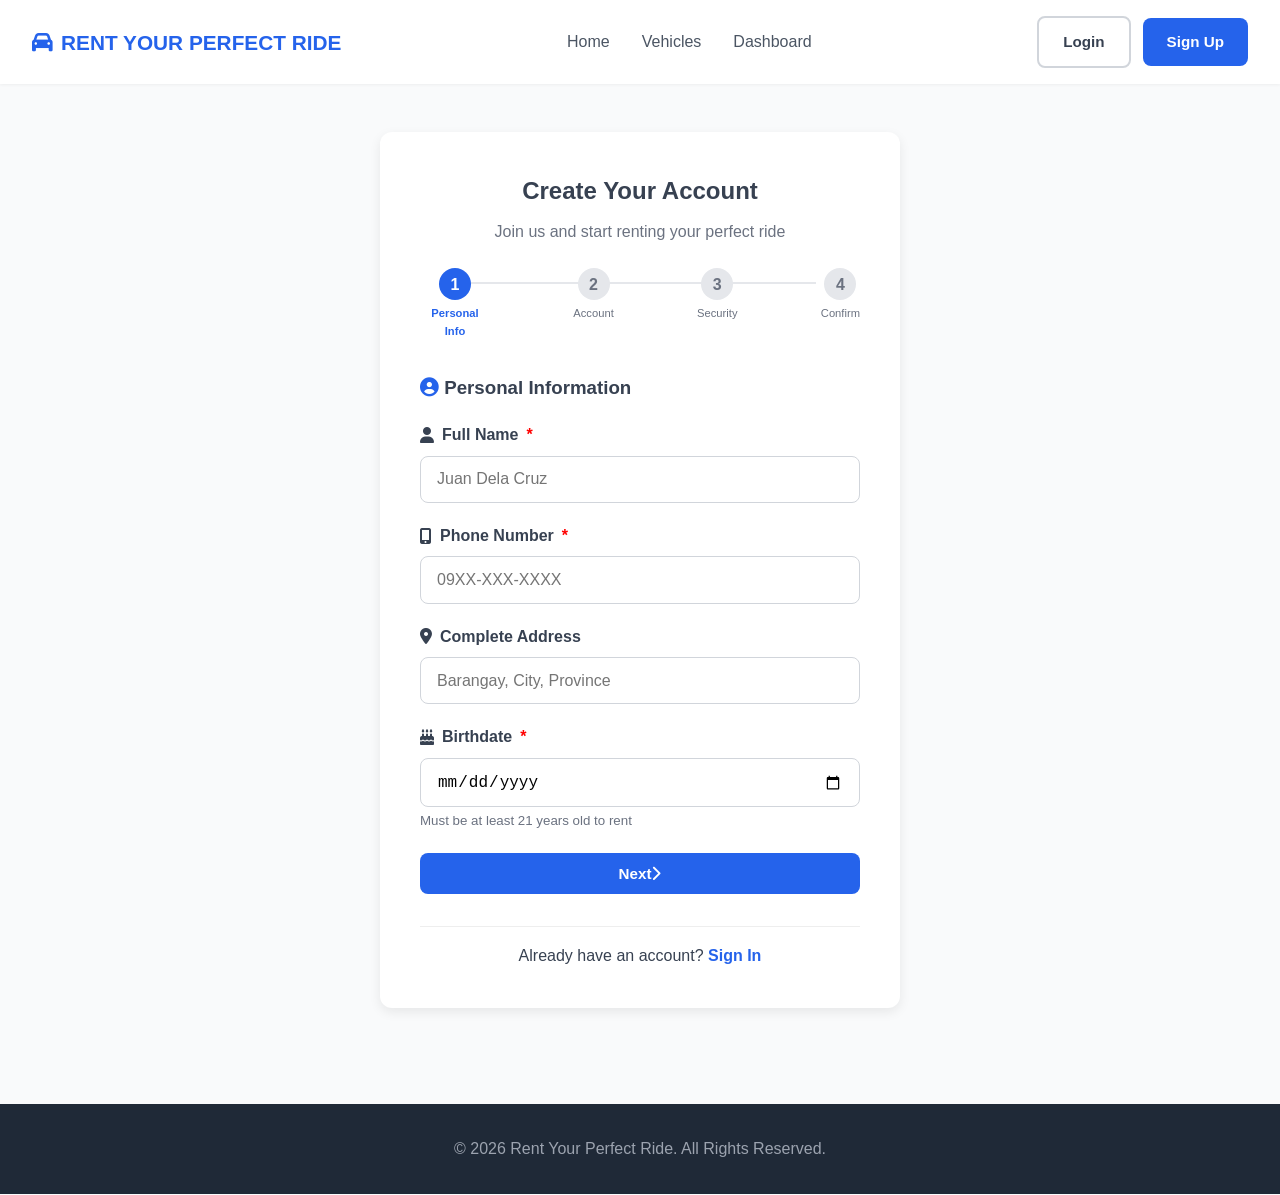
<file: register.html>
<!DOCTYPE html>
<html lang="en">
<head>
  <meta charset="UTF-8">
  <meta name="viewport" content="width=device-width, initial-scale=1.0">
  <title>Create Account - Rent Your Perfect Ride</title>
  <link rel="stylesheet" href="styles.css">
  <link rel="stylesheet" href="https://cdnjs.cloudflare.com/ajax/libs/font-awesome/6.7.0/css/all.min.css">
  <style>
    .step-indicator { display: flex; justify-content: space-between; margin-bottom: 2rem; position: relative; }
    .step-indicator::before { content: ''; position: absolute; top: 14px; left: 10%; right: 10%; height: 2px; background: #e5e7eb; z-index: 1; }
    .step { display: flex; flex-direction: column; align-items: center; position: relative; z-index: 2; }
    .step-number { width: 32px; height: 32px; border-radius: 50%; background: #e5e7eb; color: #6b7280; display: flex; align-items: center; justify-content: center; font-weight: 700; margin-bottom: 0.3rem; transition: all 0.3s; }
    .step.active .step-number { background: var(--primary); color: white; }
    .step.completed .step-number { background: var(--success); color: white; }
    .step-label { font-size: 0.7rem; color: #6b7280; text-align: center; max-width: 70px; }
    .step.active .step-label { color: var(--primary); font-weight: 600; }
    .step-content { display: none; }
    .step-content.active { display: block; animation: fadeIn 0.3s ease; }
    @keyframes fadeIn { from { opacity: 0; transform: translateY(10px); } to { opacity: 1; transform: translateY(0); } }
    .btn-group { display: flex; gap: 1rem; margin-top: 1.5rem; }
    .btn-group .btn { flex: 1; }
    .checkbox-label { display: flex; align-items: flex-start; gap: 0.5rem; font-weight: normal; line-height: 1.4; }
  </style>
</head>
<body>
  <nav class="navbar">
    <div class="nav-brand"><i class="fas fa-car"></i> RENT YOUR PERFECT RIDE</div>
    <ul class="nav-links">
      <li><a href="index.html">Home</a></li>
      <li><a href="vehicles.html">Vehicles</a></li>
      <li><a href="dashboard.html">Dashboard</a></li>
    </ul>
    <div class="nav-actions">
      <a href="login.html" class="btn btn-outline">Login</a>
      <a href="register.html" class="btn btn-primary active">Sign Up</a>
    </div>
  </nav>

  <section class="section">
    <div class="form-card" style="max-width: 520px; margin: 0 auto;">
      <h2 style="text-align: center; margin-bottom: 0.5rem;">Create Your Account</h2>
      <p style="text-align: center; color: var(--gray); margin-bottom: 1.5rem;">Join us and start renting your perfect ride</p>

      <!-- Step Progress Bar -->
      <div class="step-indicator">
        <div class="step active" id="step-1-indicator">
          <div class="step-number">1</div>
          <span class="step-label">Personal Info</span>
        </div>
        <div class="step" id="step-2-indicator">
          <div class="step-number">2</div>
          <span class="step-label">Account</span>
        </div>
        <div class="step" id="step-3-indicator">
          <div class="step-number">3</div>
          <span class="step-label">Security</span>
        </div>
        <div class="step" id="step-4-indicator">
          <div class="step-number">4</div>
          <span class="step-label">Confirm</span>
        </div>
      </div>

      <form id="register-form">
        <!-- Step 1: Personal Information -->
        <div class="step-content active" id="step-1">
          <h3 style="margin-bottom: 1.2rem;"><i class="fas fa-user-circle" style="color: var(--primary);"></i> Personal Information</h3>
          
          <div class="form-group">
            <label for="fullname"><i class="fas fa-user"></i> Full Name <span style="color:red">*</span></label>
            <input type="text" id="fullname" placeholder="Juan Dela Cruz" required>
          </div>

          <div class="form-group">
            <label for="phone"><i class="fas fa-mobile-alt"></i> Phone Number <span style="color:red">*</span></label>
            <input type="tel" id="phone" placeholder="09XX-XXX-XXXX" required>
          </div>

          <div class="form-group">
            <label for="address"><i class="fas fa-map-marker-alt"></i> Complete Address</label>
            <input type="text" id="address" placeholder="Barangay, City, Province">
          </div>

          <div class="form-group">
            <label for="birthdate"><i class="fas fa-birthday-cake"></i> Birthdate <span style="color:red">*</span></label>
            <input type="date" id="birthdate" required>
            <small style="color: var(--gray);">Must be at least 21 years old to rent</small>
          </div>

          <button type="button" class="btn btn-primary btn-full" onclick="goToStep(2)">
            Next <i class="fas fa-chevron-right"></i>
          </button>
        </div>

        <!-- Step 2: Account Details -->
        <div class="step-content" id="step-2">
          <h3 style="margin-bottom: 1.2rem;"><i class="fas fa-id-card" style="color: var(--primary);"></i> Account Details</h3>
          
          <div class="form-group">
            <label for="email"><i class="fas fa-envelope"></i> Email Address <span style="color:red">*</span></label>
            <input type="email" id="email" placeholder="your@email.com" required>
          </div>

          <div class="form-group">
            <label for="password"><i class="fas fa-lock"></i> Password <span style="color:red">*</span></label>
            <input type="password" id="password" placeholder="At least 6 characters" required minlength="6">
          </div>

          <div class="form-group">
            <label for="confirm-password"><i class="fas fa-lock"></i> Confirm Password <span style="color:red">*</span></label>
            <input type="password" id="confirm-password" placeholder="Re-enter password" required>
          </div>

          <div class="btn-group">
            <button type="button" class="btn btn-outline" onclick="goToStep(1)">
              <i class="fas fa-chevron-left"></i> Back
            </button>
            <button type="button" class="btn btn-primary" onclick="goToStep(3)">
              Next <i class="fas fa-chevron-right"></i>
            </button>
          </div>
        </div>

        <!-- Step 3: Security Question -->
        <div class="step-content" id="step-3">
          <h3 style="margin-bottom: 1.2rem;"><i class="fas fa-shield-alt" style="color: var(--primary);"></i> Security Question</h3>
          <p style="color: var(--gray); margin-bottom: 1rem;">Used to verify your identity if you forget your password</p>
          
          <div class="form-group">
            <label for="security-question"><i class="fas fa-question-circle"></i> Choose a Question <span style="color:red">*</span></label>
            <select id="security-question" required>
              <option value="">-- Select one --</option>
              <option>What is your mother's maiden name?</option>
              <option>What was the name of your first pet?</option>
              <option>What is your birthplace city?</option>
              <option>What is your favorite color?</option>
              <option>What elementary school did you attend?</option>
            </select>
          </div>

          <div class="form-group">
            <label for="security-answer"><i class="fas fa-key"></i> Your Answer <span style="color:red">*</span></label>
            <input type="text" id="security-answer" placeholder="Enter your answer" required>
          </div>

          <div class="btn-group">
            <button type="button" class="btn btn-outline" onclick="goToStep(2)">
              <i class="fas fa-chevron-left"></i> Back
            </button>
            <button type="button" class="btn btn-primary" onclick="goToStep(4)">
              Next <i class="fas fa-chevron-right"></i>
            </button>
          </div>
        </div>

        <!-- Step 4: Review & Submit -->
        <div class="step-content" id="step-4">
          <h3 style="margin-bottom: 1.2rem;"><i class="fas fa-check-circle" style="color: var(--success);"></i> Review & Submit</h3>
          
          <div style="background: #f3f4f6; padding: 1.2rem; border-radius: 8px; margin-bottom: 1.5rem;">
            <p><strong>Name:</strong> <span id="review-name"></span></p>
            <p><strong>Email:</strong> <span id="review-email"></span></p>
            <p><strong>Phone:</strong> <span id="review-phone"></span></p>
            <p><strong>Birthdate:</strong> <span id="review-birthdate"></span></p>
            <p><strong>Security Question:</strong> <span id="review-question"></span></p>
          </div>

          <div class="form-group">
            <label class="checkbox-label">
              <input type="checkbox" id="agree-terms" required>
              I have read and agree to the <a href="terms.html" target="_blank" style="color: var(--primary); font-weight: 600;">Terms & Conditions</a> and <a href="#" style="color: var(--primary); font-weight: 600;">Privacy Policy</a> <span style="color:red">*</span>
            </label>
          </div>

          <div class="btn-group">
            <button type="button" class="btn btn-outline" onclick="goToStep(3)">
              <i class="fas fa-chevron-left"></i> Back
            </button>
            <button type="submit" class="btn btn-primary">
              <i class="fas fa-user-check"></i> Create Account
            </button>
          </div>
        </div>
      </form>

      <p style="text-align: center; margin-top: 2rem; padding-top: 1rem; border-top: 1px solid #eee;">
        Already have an account? <a href="login.html" style="color: var(--primary); font-weight: 600;">Sign In</a>
      </p>
    </div>
  </section>

  <footer>
    <p>&copy; 2026 Rent Your Perfect Ride. All Rights Reserved.</p>
  </footer>

  <script>
    let currentStep = 1;

    function goToStep(step) {
      // Validation before moving forward
      if (step > currentStep) {
        if (!validateStep(currentStep)) return;
      }

      // Update step content visibility
      document.querySelectorAll('.step-content').forEach(c => c.classList.remove('active'));
      document.getElementById(`step-${step}`).classList.add('active');

      // Update step indicators
      for (let i = 1; i <= 4; i++) {
        const indicator = document.getElementById(`step-${i}-indicator`);
        indicator.classList.remove('active', 'completed');
        if (i < step) indicator.classList.add('completed');
        else if (i === step) indicator.classList.add('active');
      }

      // Populate review on final step
      if (step === 4) {
        document.getElementById('review-name').textContent = document.getElementById('fullname').value;
        document.getElementById('review-email').textContent = document.getElementById('email').value;
        document.getElementById('review-phone').textContent = document.getElementById('phone').value;
        document.getElementById('review-birthdate').textContent = document.getElementById('birthdate').value;
        document.getElementById('review-question').textContent = document.getElementById('security-question').value;
      }

      currentStep = step;
      window.scrollTo({ top: 0, behavior: 'smooth' });
    }

    function validateStep(step) {
      if (step === 1) {
        const name = document.getElementById('fullname').value.trim();
        const phone = document.getElementById('phone').value.trim();
        const birthdate = document.getElementById('birthdate').value;
        
        if (!name) { alert('❌ Please enter your full name.'); return false; }
        if (!phone) { alert('❌ Please enter your phone number.'); return false; }
        if (!birthdate) { alert('❌ Please select your birthdate.'); return false; }
        
        // Age check
        const birth = new Date(birthdate);
        const today = new Date();
        const age = today.getFullYear() - birth.getFullYear() - (today < new Date(birth.setFullYear(today.getFullYear() - birth.getFullYear())) ? 1 : 0);
        if (age < 21) { alert('❌ You must be at least 21 years old to rent a vehicle.'); return false; }
      }
      
      if (step === 2) {
        const email = document.getElementById('email').value.trim();
        const pass = document.getElementById('password').value;
        const confirmPass = document.getElementById('confirm-password').value;
        
        if (!email) { alert('❌ Please enter your email.'); return false; }
        if (pass.length < 6) { alert('❌ Password must be at least 6 characters.'); return false; }
        if (pass !== confirmPass) { alert('❌ Passwords do not match!'); return false; }
      }
      
      if (step === 3) {
        const question = document.getElementById('security-question').value;
        const answer = document.getElementById('security-answer').value.trim();
        
        if (!question) { alert('❌ Please select a security question.'); return false; }
        if (!answer) { alert('❌ Please provide an answer.'); return false; }
      }
      
      return true;
    }

    // Final submission
    document.getElementById('register-form').addEventListener('submit', function(e) {
      e.preventDefault();
      
      if (!document.getElementById('agree-terms').checked) {
        alert('❌ Please agree to the Terms & Conditions.');
        return;
      }

      const userData = {
        fullname: document.getElementById('fullname').value.trim(),
        email: document.getElementById('email').value.trim(),
        phone: document.getElementById('phone').value.trim(),
        address: document.getElementById('address').value.trim(),
        birthdate: document.getElementById('birthdate').value,
        password: document.getElementById('password').value,
        recoveryQuestion: document.getElementById('security-question').value,
        recoveryAnswer: document.getElementById('security-answer').value.trim().toLowerCase()
      };

      localStorage.setItem('userData', JSON.stringify(userData));
      localStorage.setItem('userName', userData.fullname);
      
      alert(`✅ Account created successfully!\n\nWelcome, ${userData.fullname}! 🎉`);
      window.location.href = 'dashboard.html';
    });
  </script>
</body>
</html>
</file>
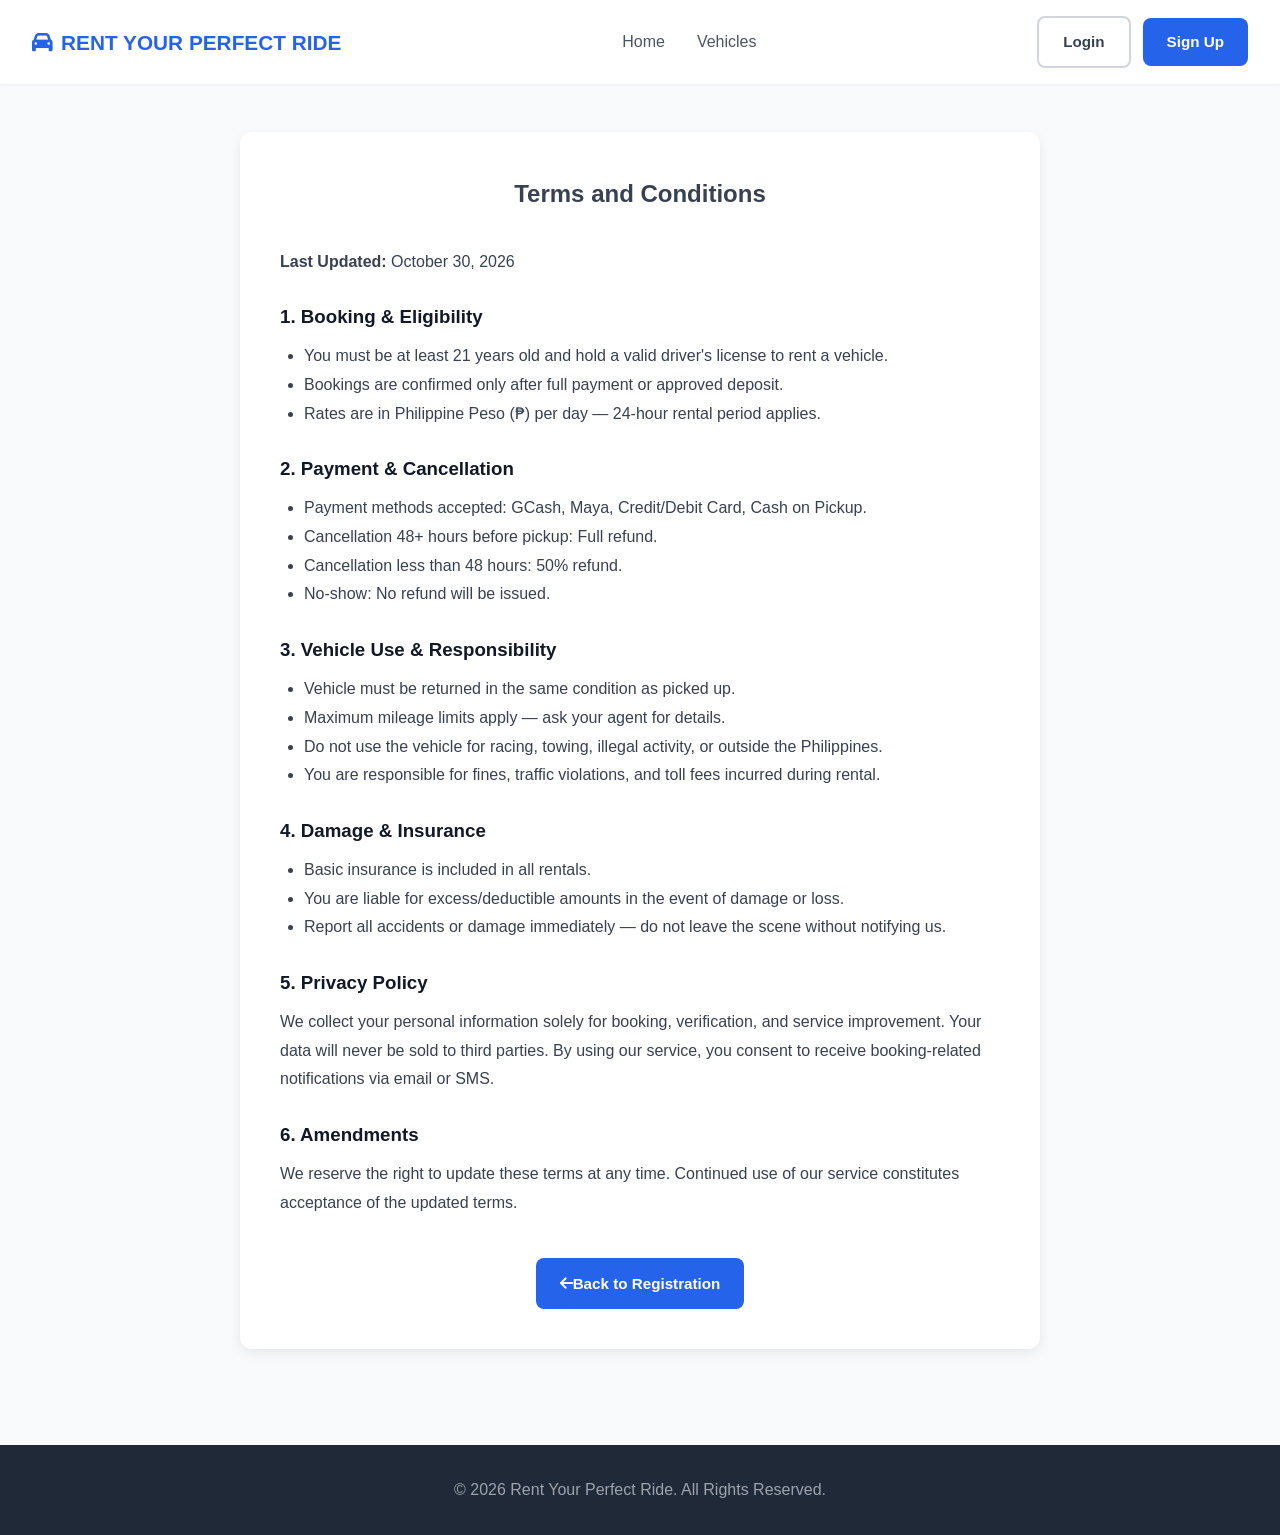
<file: terms.html>
<!DOCTYPE html>
<html lang="en">
<head>
  <meta charset="UTF-8">
  <meta name="viewport" content="width=device-width, initial-scale=1.0">
  <title>Terms & Conditions - Rent Your Perfect Ride</title>
  <link rel="stylesheet" href="styles.css">
  <link rel="stylesheet" href="https://cdnjs.cloudflare.com/ajax/libs/font-awesome/6.7.0/css/all.min.css">
</head>
<body>
  <nav class="navbar">
    <div class="nav-brand"><i class="fas fa-car"></i> RENT YOUR PERFECT RIDE</div>
    <ul class="nav-links">
      <li><a href="index.html">Home</a></li>
      <li><a href="vehicles.html">Vehicles</a></li>
    </ul>
    <div class="nav-actions">
      <a href="login.html" class="btn btn-outline">Login</a>
      <a href="register.html" class="btn btn-primary">Sign Up</a>
    </div>
  </nav>

  <section class="section">
    <div class="form-card terms-content" style="max-width: 800px; margin: 0 auto;">
      <h2 style="text-align: center; margin-bottom: 2rem;">Terms and Conditions</h2>
      <p><strong>Last Updated:</strong> October 30, 2026</p>

      <h3>1. Booking & Eligibility</h3>
      <ul>
        <li>You must be at least 21 years old and hold a valid driver's license to rent a vehicle.</li>
        <li>Bookings are confirmed only after full payment or approved deposit.</li>
        <li>Rates are in Philippine Peso (₱) per day — 24-hour rental period applies.</li>
      </ul>

      <h3>2. Payment & Cancellation</h3>
      <ul>
        <li>Payment methods accepted: GCash, Maya, Credit/Debit Card, Cash on Pickup.</li>
        <li>Cancellation 48+ hours before pickup: Full refund.</li>
        <li>Cancellation less than 48 hours: 50% refund.</li>
        <li>No-show: No refund will be issued.</li>
      </ul>

      <h3>3. Vehicle Use & Responsibility</h3>
      <ul>
        <li>Vehicle must be returned in the same condition as picked up.</li>
        <li>Maximum mileage limits apply — ask your agent for details.</li>
        <li>Do not use the vehicle for racing, towing, illegal activity, or outside the Philippines.</li>
        <li>You are responsible for fines, traffic violations, and toll fees incurred during rental.</li>
      </ul>

      <h3>4. Damage & Insurance</h3>
      <ul>
        <li>Basic insurance is included in all rentals.</li>
        <li>You are liable for excess/deductible amounts in the event of damage or loss.</li>
        <li>Report all accidents or damage immediately — do not leave the scene without notifying us.</li>
      </ul>

      <h3>5. Privacy Policy</h3>
      <p>We collect your personal information solely for booking, verification, and service improvement. Your data will never be sold to third parties. By using our service, you consent to receive booking-related notifications via email or SMS.</p>

      <h3>6. Amendments</h3>
      <p>We reserve the right to update these terms at any time. Continued use of our service constitutes acceptance of the updated terms.</p>

      <div style="text-align: center; margin-top: 2.5rem;">
        <a href="register.html" class="btn btn-primary"><i class="fas fa-arrow-left"></i> Back to Registration</a>
      </div>
    </div>
  </section>

  <footer>
    <p>&copy; 2026 Rent Your Perfect Ride. All Rights Reserved.</p>
  </footer>
</body>
</html>
</file>
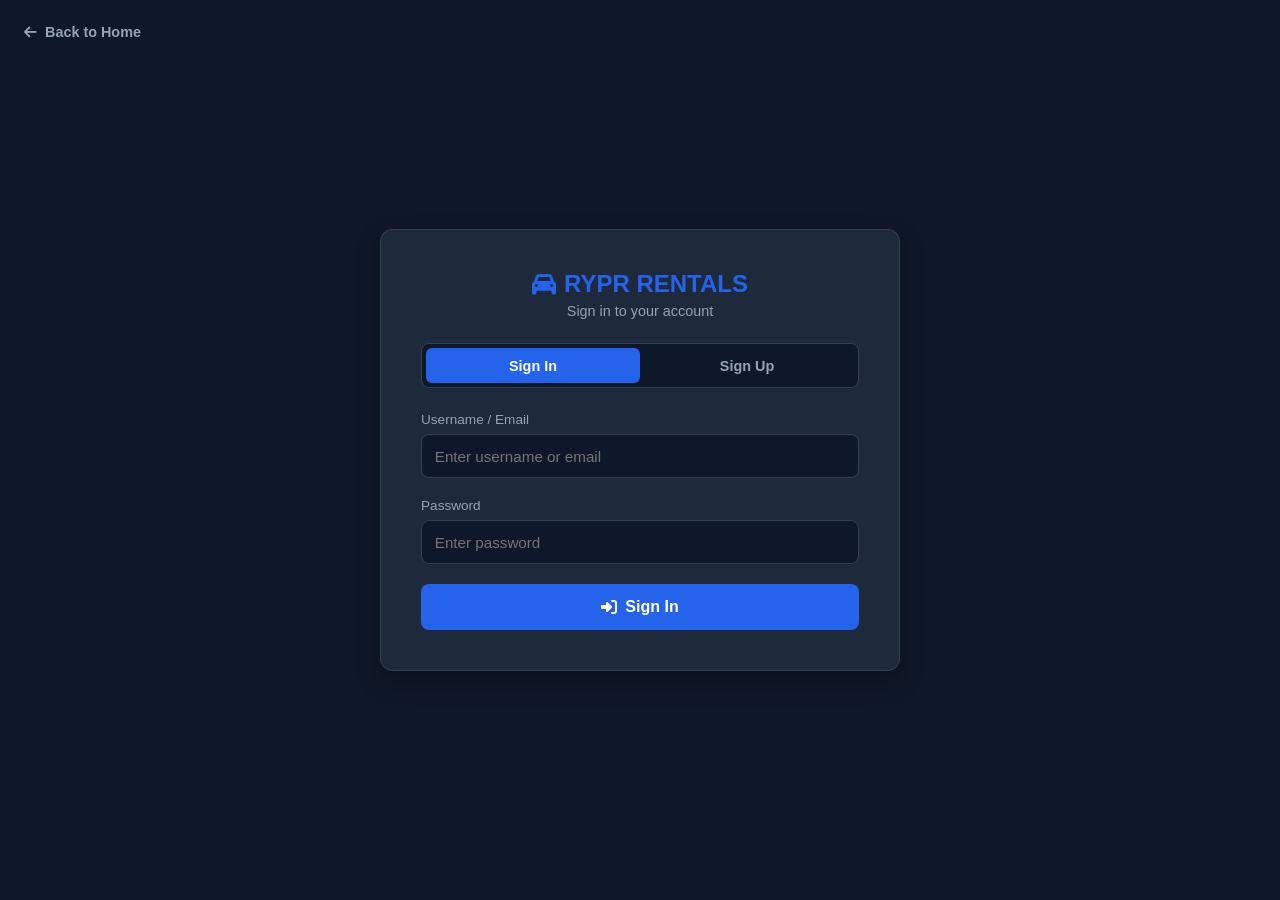
<file: transactions.html>
<!DOCTYPE html>
<html lang="en">
<head>
  <meta charset="UTF-8">
  <meta name="viewport" content="width=device-width, initial-scale=1.0">
  <title>My Bookings & Transactions - Rent Your Perfect Ride</title>
  <link rel="stylesheet" href="https://cdnjs.cloudflare.com/ajax/libs/font-awesome/6.7.0/css/all.min.css">
  
  <style>
    :root {
      --primary: #2563eb;
      --success: #10b981;
      --bg-dark: #0f172a;
      --card-bg: #1e293b;
      --panel-bg: #334155;
      --muted: #94a3b8;
      --light: #f8fafc;
      --border: #475569;
      --radius: 8px;
      --danger: #ef4444;
    }

    * { margin: 0; padding: 0; box-sizing: border-box; font-family: 'Segoe UI', Roboto, sans-serif; }
    body { background: var(--bg-dark); color: var(--light); min-height: 100vh; display: flex; }

    .container { max-width: 1200px; margin: 0 auto; width: 100%; }
    .page-header { margin-bottom: 2rem; }
    .page-header h1 { font-size: 1.5rem; display: flex; align-items: center; gap: 0.5rem; color: white; }
    .page-header p { color: var(--muted); margin-top: 0.3rem; font-size: 0.9rem; }

    .card {
      background: var(--card-bg); border-radius: var(--radius); padding: 1.5rem;
      margin-bottom: 1.5rem; border: 1px solid var(--border);
    }

    /* Header Actions Bar (Filter Tabs + Delete All Button) */
    .table-actions-bar {
      display: flex;
      justify-content: space-between;
      align-items: center;
      margin-bottom: 1.5rem;
      flex-wrap: wrap;
      gap: 1rem;
    }

    /* Filter Tabs */
    .filter-tabs {
      display: flex;
      gap: 0.75rem;
      flex-wrap: wrap;
    }
    .filter-btn {
      background: var(--panel-bg);
      border: 1px solid var(--border);
      color: var(--muted);
      padding: 0.5rem 1.2rem;
      border-radius: 20px;
      font-size: 0.85rem;
      font-weight: 600;
      cursor: pointer;
      transition: all 0.2s ease;
    }
    .filter-btn:hover { color: white; border-color: var(--primary); }
    .filter-btn.active { background: var(--primary); color: white; border-color: var(--primary); }

    /* Data Table styling */
    .table-container { overflow-x: auto; }
    .data-table {
      width: 100%;
      border-collapse: collapse;
      text-align: left;
    }
    .data-table th {
      color: var(--muted);
      font-size: 0.75rem;
      text-transform: uppercase;
      letter-spacing: 0.05em;
      padding: 1rem;
      border-bottom: 1px solid var(--border);
    }
    .data-table td {
      padding: 1.1rem 1rem;
      font-size: 0.9rem;
      border-bottom: 1px solid rgba(71, 85, 105, 0.4);
      color: var(--light);
    }
    .data-table tr:hover { background: rgba(255, 255, 255, 0.02); }

    .badge {
      display: inline-block;
      padding: 0.25rem 0.75rem;
      border-radius: 20px;
      font-size: 0.75rem;
      font-weight: 600;
    }
    .badge-pending, .badge-upcoming { background: rgba(245, 158, 11, 0.15); color: #fbbf24; border: 1px solid rgba(245, 158, 11, 0.3); }
    .badge-completed, .badge-paid { background: rgba(16, 185, 129, 0.15); color: #34d399; border: 1px solid rgba(16, 185, 129, 0.3); }

    /* Buttons */
    .btn {
      padding: 0.4rem 0.9rem;
      border-radius: 6px;
      font-weight: 600;
      border: none;
      cursor: pointer;
      text-decoration: none;
      display: inline-flex;
      align-items: center;
      justify-content: center;
      gap: 0.4rem;
      font-size: 0.85rem;
      transition: all 0.2s ease;
      height: 32px;
      line-height: 1;
    }
    .btn-primary { background: var(--primary); color: white; }
    .btn-primary:hover { background: #1d4ed8; }

    .btn-delete {
      background: var(--danger);
      color: white;
    }
    .btn-delete:hover { background: #dc2626; }

    .btn-delete-all {
      background: rgba(239, 68, 68, 0.15);
      color: var(--danger);
      border: 1px solid rgba(239, 68, 68, 0.3);
      padding: 0.5rem 1rem;
      border-radius: 20px;
      font-size: 0.85rem;
      font-weight: 600;
      cursor: pointer;
      display: inline-flex;
      align-items: center;
      gap: 0.5rem;
      transition: all 0.2s ease;
      height: auto;
    }
    .btn-delete-all:hover {
      background: var(--danger);
      color: white;
    }

    /* Shorter, Contained Sidebar Styling matching Dashboard */
    .sidebar {
      width: 260px;
      background: var(--card-bg);
      padding: 2rem 1.5rem;
      display: flex;
      flex-direction: column;
      gap: 2rem;
      box-shadow: 2px 0 8px rgba(0,0,0,0.15);
      border-right: 1px solid var(--border);
      border-radius: 12px;
      position: fixed;
      top: 1.5rem; 
      left: 1.5rem;
      height: fit-content;
      z-index: 100;
      transition: transform 0.3s ease;
    }
    .sidebar-logo {
      font-size: 1.3rem; 
      font-weight: 700; 
      color: var(--primary);
      display: flex; 
      align-items: center; 
      gap: 0.75rem;
      text-decoration: none;
    }
    .sidebar-menu {
      list-style: none; 
      display: flex; 
      flex-direction: column; 
      gap: 0.5rem; 
    }
    .sidebar-menu li {
      display: block;
    }
    .sidebar-menu li a {
      display: flex; 
      align-items: center; 
      gap: 0.75rem;
      padding: 0.8rem 1rem; 
      border-radius: 8px; 
      color: var(--muted);
      text-decoration: none; 
      transition: all 0.25s ease; 
      font-weight: 600; 
      font-size: 0.9rem;
      width: 100%;
    }
    .sidebar-menu li a i { font-size: 1.1rem; width: 20px; text-align: center; }
    .sidebar-menu li a:hover { background: rgba(37, 99, 235, 0.15); color: var(--light); }
    .sidebar-menu li a.active { background: var(--primary); color: white; }
    
    .sidebar-footer {
      list-style: none;
      border-top: 1px solid var(--border);
      padding-top: 1rem;
    }
    .sidebar-footer a {
      display: flex; align-items: center; gap: 0.75rem;
      padding: 0.8rem 1rem; border-radius: 8px;
      text-decoration: none; font-weight: 600; font-size: 0.9rem;
      color: #f87171; transition: all 0.25s ease; width: 100%;
    }
    .sidebar-footer a:hover { background: rgba(239, 68, 68, 0.15); color: #ef4444; }

    .main-wrapper { flex: 1; margin-left: 310px; padding: 2.5rem; width: calc(100% - 310px); }

    .mobile-header {
      display: none; position: fixed; top: 0; left: 0; right: 0; height: 60px;
      background: var(--card-bg); border-bottom: 1px solid var(--border);
      padding: 0 1.25rem; align-items: center; justify-content: space-between; z-index: 99;
    }
    .mobile-header .brand { display: flex; align-items: center; gap: 0.5rem; font-weight: 700; font-size: 1rem; color: var(--primary); }
    .menu-toggle { background: none; border: none; color: var(--light); font-size: 1.4rem; cursor: pointer; }
    .sidebar-overlay { display: none; position: fixed; inset: 0; background: rgba(0, 0, 0, 0.6); z-index: 90; }

    @media (max-width: 992px) {
      .mobile-header { display: flex; }
      .sidebar { transform: translateX(-120%); top: 0; left: 0; height: 100vh; border-radius: 0; }
      .sidebar.open { transform: translateX(0); }
      .sidebar-overlay.active { display: block; }
      .main-wrapper { margin-left: 0; width: 100%; padding: 1.5rem; padding-top: 5rem; }
    }
  </style>
</head>
<body>

  <!-- Mobile Top Header -->
  <div class="mobile-header">
    <div class="brand">
      <i class="fas fa-car"></i> RYPR
    </div>
    <button class="menu-toggle" onclick="toggleSidebar()"><i class="fas fa-bars"></i></button>
  </div>

  <div class="sidebar-overlay" id="sidebar-overlay" onclick="toggleSidebar()"></div>

  <!-- Side Navigation Bar -->
  <aside class="sidebar" id="sidebar">
    <a href="index.html" class="sidebar-logo">
      <i class="fas fa-car"></i> RYPR
    </a>
    
    <ul class="sidebar-menu">
      <li>
        <a href="dashboard.html">
          <i class="fas fa-tachometer-alt"></i> Dashboard
        </a>
      </li>
      <li>
        <a href="vehicles.html">
          <i class="fas fa-car"></i> Book a Vehicle
        </a>
      </li>
      <li>
        <a href="transactions.html" class="active">
          <i class="fas fa-history"></i> My Bookings
        </a>
      </li>
      <li>
        <a href="payment.html">
          <i class="fas fa-credit-card"></i> Payments
        </a>
      </li>
    </ul>

    <ul class="sidebar-footer">
      <li>
        <a href="#" id="logout-link" onclick="logoutUser(event)">
          <i class="fas fa-sign-out-alt"></i> Logout
        </a>
      </li>
    </ul>
  </aside>

  <!-- Main Content Wrapper -->
  <main class="main-wrapper">
    <div class="container">
      <div class="page-header">
        <h1><i class="fas fa-history"></i> My Bookings & Transactions</h1>
        <p>View all your completed payments and upcoming reservations</p>
      </div>

      <!-- Bookings Table Card -->
      <div class="card">
        <!-- Table Actions Bar (Filter Tabs + Delete All Button) -->
        <div class="table-actions-bar">
          <div class="filter-tabs">
            <button class="filter-btn active" onclick="filterTable('all', this)">All Transactions</button>
            <button class="filter-btn" onclick="filterTable('completed', this)">Completed</button>
            <button class="filter-btn" onclick="filterTable('pending', this)">Upcoming / Pending</button>
          </div>
          <button class="btn-delete-all" onclick="deleteAllTransactions()">
            <i class="fas fa-trash-alt"></i> Delete All Transactions
          </button>
        </div>

        <div class="table-container">
          <table class="data-table">
            <thead>
              <tr>
                <th>Reference No.</th>
                <th>Vehicle</th>
                <th>Dates / Duration</th>
                <th>Total Amount</th>
                <th>Status</th>
                <th>Action</th>
              </tr>
            </thead>
            <tbody id="transactions-table-body">
              <tr>
                <td colspan="6" style="text-align: center; color: var(--muted); padding: 2rem;">Loading bookings...</td>
              </tr>
            </tbody>
          </table>
        </div>
      </div>
    </div>
  </main>

  <script>
    const userName = localStorage.getItem('userName');
    if (!userName) {
      alert('⚠️ Please login to access your bookings.');
      window.location.href = 'login.html';
    }

    let allRecords = [];
    let currentFilter = 'all';

    function toggleSidebar() {
      document.getElementById('sidebar').classList.toggle('open');
      document.getElementById('sidebar-overlay').classList.toggle('active');
    }

    function logoutUser(e) {
      e.preventDefault();
      if (confirm('Are you sure you want to log out?')) {
        localStorage.removeItem('userName');
        window.location.href = 'index.html';
      }
    }

    function deleteBooking(refNo) {
      if (confirm(`Are you sure you want to cancel/delete booking ${refNo}?`)) {
        let completedBookings = JSON.parse(localStorage.getItem('completedBookings') || '[]');
        completedBookings = completedBookings.filter(b => b.refNo !== refNo);
        localStorage.setItem('completedBookings', JSON.stringify(completedBookings));

        let transactionRecords = JSON.parse(localStorage.getItem('transactionRecords') || '[]');
        transactionRecords = transactionRecords.filter(t => t.transactionId !== refNo);
        localStorage.setItem('transactionRecords', JSON.stringify(transactionRecords));

        loadTransactions();
      }
    }

    // New Function to Delete All Transactions & Sync with Dashboard
    function deleteAllTransactions() {
      if (allRecords.length === 0) {
        alert('⚠️ There are no transactions to delete.');
        return;
      }

      if (confirm('⚠️ Are you sure you want to delete ALL transaction records? This action cannot be undone and will also clear them from your dashboard.')) {
        localStorage.removeItem('completedBookings');
        localStorage.removeItem('transactionRecords');
        loadTransactions();
      }
    }

    function filterTable(type, btn) {
      currentFilter = type;
      document.querySelectorAll('.filter-btn').forEach(b => b.classList.remove('active'));
      btn.classList.add('active');
      renderTable(allRecords);
    }

    function renderTable(records) {
      const tbody = document.getElementById('transactions-table-body');

      let filtered = records;
      if (currentFilter === 'completed') {
        filtered = records.filter(r => r.status === 'Completed' || r.status === 'Paid');
      } else if (currentFilter === 'pending') {
        filtered = records.filter(r => r.status === 'Upcoming' || r.status === 'Pending');
      }

      if (filtered.length === 0) {
        tbody.innerHTML = `<tr><td colspan="6" style="text-align: center; color: var(--muted); padding: 2rem;">No transactions found.</td></tr>`;
        return;
      }

      tbody.innerHTML = filtered.map(tx => {
        const isCompleted = tx.status === 'Completed' || tx.status === 'Paid';
        const badgeClass = isCompleted ? 'badge-completed' : 'badge-pending';
        const payUrl = `payment.html?ref=${encodeURIComponent(tx.id)}&vehicle=${encodeURIComponent(tx.vehicle)}&amount=${tx.total}`;

        return `
          <tr>
            <td><strong>${tx.id}</strong></td>
            <td>${tx.vehicle}</td>
            <td>${tx.date}</td>
            <td>₱${tx.total.toLocaleString('en-PH', {minimumFractionDigits:2})}</td>
            <td><span class="badge ${badgeClass}">${tx.status}</span></td>
            <td>
              <div style="display: flex; gap: 0.5rem; align-items: center;">
                ${!isCompleted ? `<a href="${payUrl}" class="btn btn-primary">Pay Now</a>` : ''}
                <button class="btn btn-delete" onclick="deleteBooking('${tx.id}')">
                  <i class="fas fa-trash-alt"></i> Delete
                </button>
              </div>
            </td>
          </tr>
        `;
      }).join('');
    }

    function loadTransactions() {
      const completedBookings = JSON.parse(localStorage.getItem('completedBookings') || '[]');
      const transactionRecords = JSON.parse(localStorage.getItem('transactionRecords') || '[]');
      
      allRecords = [
        ...completedBookings.map(b => ({
          id: b.refNo,
          vehicle: b.vehicle,
          date: b.dateCompleted || '—',
          total: Number(b.total || 0),
          status: b.status || 'Completed'
        })),
        ...transactionRecords.map(t => ({
          id: t.transactionId,
          vehicle: t.vehicle,
          date: t.pickupDate || '—',
          total: Number(t.totalAmount || 0),
          status: t.status || 'Pending'
        }))
      ];

      allRecords.reverse();
      renderTable(allRecords);
    }

    loadTransactions();
  </script>
</body>
</html>
</file>
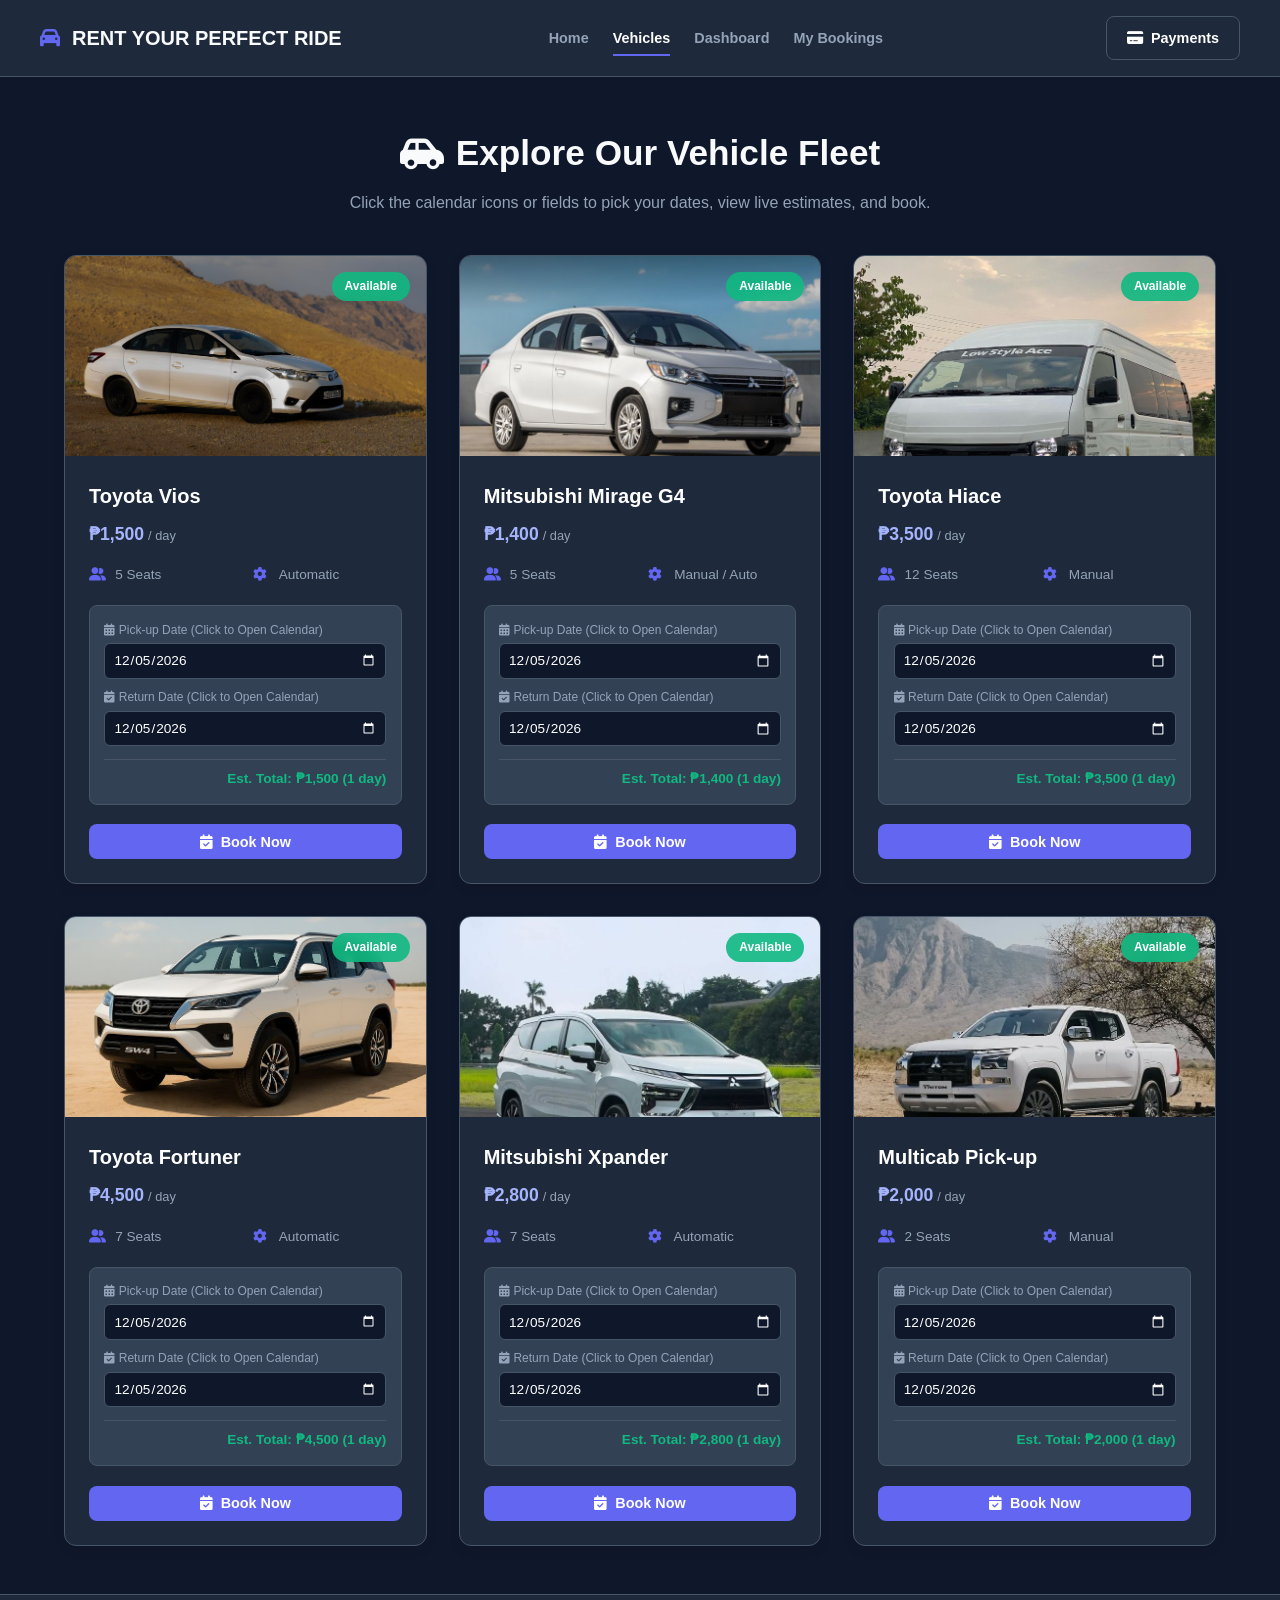
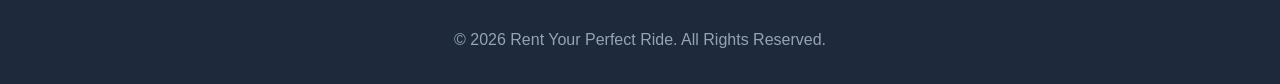
<file: vehicles.html>
<!DOCTYPE html>
<html lang="en">
<head>
  <meta charset="UTF-8">
  <meta name="viewport" content="width=device-width, initial-scale=1.0">
  <title>Vehicle Fleet - Rent Your Perfect Ride</title>
  <link rel="stylesheet" href="styles.css">
  <link rel="stylesheet" href="https://cdnjs.cloudflare.com/ajax/libs/font-awesome/6.7.0/css/all.min.css">
  <style>
    :root {
      --primary: #6366f1;
      --success: #10b981;
      --danger: #ef4444;
      --warning: #f59e0b;
      --bg-dark: #0f172a;
      --card-bg: #1e293b;
      --panel-bg: #334155;
      --muted: #94a3b8;
      --light: #f8fafc;
      --border: #475569;
      --radius: 12px;
    }

    * { margin: 0; padding: 0; box-sizing: border-box; font-family: 'Segoe UI', Roboto, sans-serif; }
    body { background: var(--bg-dark); color: var(--light); min-height: 100vh; display: flex; flex-direction: column; }

    /* Navbar */
    .navbar {
      background: var(--card-bg);
      padding: 1rem 2.5rem;
      display: flex;
      justify-content: space-between;
      align-items: center;
      border-bottom: 1px solid var(--border);
      position: sticky; top: 0; z-index: 100;
    }
    .nav-brand {
      color: var(--light);
      font-size: 1.25rem;
      font-weight: 700;
      display: flex;
      align-items: center;
      gap: 0.75rem;
      text-decoration: none;
    }
    .nav-brand i { color: var(--primary); }
    .nav-links { display: flex; list-style: none; gap: 1.5rem; align-items: center; }
    .nav-links a {
      color: var(--muted);
      text-decoration: none;
      font-weight: 600;
      font-size: 0.9rem;
      transition: color 0.2s;
    }
    .nav-links a:hover, .nav-links a.active { color: white; }
    .nav-actions { display: flex; gap: 1rem; align-items: center; }

    .btn {
      padding: 0.6rem 1.25rem;
      border-radius: 8px;
      font-weight: 600;
      border: none;
      cursor: pointer;
      text-decoration: none;
      display: inline-flex;
      align-items: center;
      gap: 0.5rem;
      transition: all 0.2s ease;
      font-size: 0.9rem;
    }
    .btn-outline { background: transparent; color: white; border: 1px solid var(--border); }
    .btn-outline:hover { border-color: var(--primary); background: rgba(99, 102, 241, 0.1); }
    .btn-primary { background: var(--primary); color: white; }
    .btn-primary:hover:not(:disabled) { background: #4f46e5; }
    .btn-primary:disabled { opacity: 0.4; cursor: not-allowed; background: var(--border); }
    .btn-danger { background: var(--danger); color: white; }
    .btn-danger:hover { opacity: 0.85; }

    /* Container */
    .container { max-width: 1200px; margin: 0 auto; padding: 3rem 1.5rem; width: 100%; flex: 1; }
    .page-header { margin-bottom: 2.5rem; text-align: center; }
    .page-header h1 { font-size: 2.2rem; margin-bottom: 0.5rem; display: flex; justify-content: center; align-items: center; gap: 0.75rem; }
    .page-header p { color: var(--muted); font-size: 1rem; }

    /* Vehicle Grid Layout */
    .vehicle-grid {
      display: grid;
      grid-template-columns: repeat(auto-fill, minmax(340px, 1fr));
      gap: 2rem;
    }
    .vehicle-card {
      background: var(--card-bg);
      border-radius: var(--radius);
      border: 1px solid var(--border);
      overflow: hidden;
      display: flex;
      flex-direction: column;
      transition: transform 0.2s, border-color 0.2s;
    }
    .vehicle-card:hover { transform: translateY(-4px); border-color: var(--primary); }

    /* Maximized Car Image Container */
    .vehicle-img-container {
      height: 200px;
      width: 100%;
      background: var(--panel-bg);
      position: relative;
      overflow: hidden;
    }
    .vehicle-img-container img {
      width: 100%;
      height: 100%;
      object-fit: cover;
      object-position: center;
      transition: transform 0.3s ease;
    }
    .vehicle-card:hover .vehicle-img-container img { transform: scale(1.05); }

    .vehicle-badge {
      position: absolute; top: 1rem; right: 1rem;
      padding: 0.3rem 0.8rem; border-radius: 20px; font-size: 0.75rem; font-weight: 700;
      z-index: 2;
      backdrop-filter: blur(4px);
    }
    .badge-available { background: rgba(16, 185, 129, 0.9); color: #ffffff; }
    .badge-booked { background: rgba(239, 68, 68, 0.9); color: #ffffff; }

    .vehicle-body { padding: 1.5rem; display: flex; flex-direction: column; flex: 1; }
    .vehicle-title { font-size: 1.25rem; font-weight: 700; margin-bottom: 0.5rem; color: white; }
    .vehicle-price { font-size: 1.1rem; color: #a5b4fc; font-weight: 700; margin-bottom: 1rem; }
    
    .vehicle-specs {
      display: grid; grid-template-columns: 1fr 1fr; gap: 0.5rem 1rem;
      margin-bottom: 1.2rem; font-size: 0.85rem; color: var(--muted);
    }
    .vehicle-specs i { color: var(--primary); margin-right: 0.4rem; width: 16px; }

    /* Date Selection Box per Card with Visual Calendar Cursors */
    .card-date-box {
      background: var(--panel-bg);
      padding: 0.9rem;
      border-radius: 8px;
      margin-bottom: 1.2rem;
      border: 1px solid var(--border);
    }
    .card-date-box label {
      display: block;
      font-size: 0.75rem;
      color: var(--muted);
      margin-bottom: 0.2rem;
    }
    .card-date-box input[type="date"] {
      width: 100%;
      padding: 0.5rem;
      background: var(--bg-dark);
      border: 1px solid var(--border);
      border-radius: 6px;
      color: white;
      font-size: 0.85rem;
      margin-bottom: 0.6rem;
      cursor: pointer;
    }
    .card-date-box input[type="date"]::-webkit-calendar-picker-indicator {
      filter: invert(1);
      cursor: pointer;
    }
    .card-date-box input:focus { outline: none; border-color: var(--primary); }
    .card-date-box .estimated-total {
      font-size: 0.85rem;
      color: var(--success);
      font-weight: 600;
      text-align: right;
      border-top: 1px solid rgba(255,255,255,0.1);
      padding-top: 0.5rem;
      margin-top: 0.2rem;
    }

    /* Admin Panel Styling */
    .admin-panel { background: var(--card-bg); border-radius: var(--radius); padding: 2rem; border: 1px solid var(--border); }
    .admin-panel-header { display: flex; justify-content: space-between; align-items: center; margin-bottom: 1.5rem; flex-wrap: wrap; gap: 1rem; }
    .data-table { width: 100%; border-collapse: collapse; }
    .data-table th { text-align: left; padding: 1rem; color: var(--muted); font-size: 0.85rem; border-bottom: 2px solid var(--border); text-transform: uppercase; }
    .data-table td { padding: 1rem; border-bottom: 1px solid var(--border); font-size: 0.9rem; }
    .data-table tr:hover { background: rgba(255,255,255,0.02); }

    /* Add Vehicle Form Box */
    .add-car-box { background: var(--panel-bg); padding: 1.5rem; border-radius: var(--radius); margin-bottom: 2rem; display: none; }
    .add-car-box.active { display: block; }
    .form-row { display: grid; grid-template-columns: repeat(auto-fit, minmax(200px, 1fr)); gap: 1rem; margin-bottom: 1rem; }
    .form-group label { display: block; font-size: 0.8rem; color: var(--muted); margin-bottom: 0.3rem; }
    .form-group input { width: 100%; padding: 0.7rem; background: var(--bg-dark); border: 1px solid var(--border); border-radius: 6px; color: white; }

    footer {
      background: var(--card-bg); color: var(--muted); text-align: center;
      padding: 2rem; border-top: 1px solid var(--border); margin-top: auto;
    }

    @media (max-width: 768px) {
      .navbar { padding: 1rem; flex-direction: column; gap: 1rem; }
    }
  </style>
</head>
<body>

  <!-- Smart Navigation Bar -->
  <nav class="navbar">
    <a href="index.html" class="nav-brand"><i class="fas fa-car"></i> RENT YOUR PERFECT RIDE</a>
    <ul class="nav-links" id="nav-menu-links">
      <!-- Populated dynamically via JS -->
    </ul>
    <div class="nav-actions">
      <span id="user-greeting" style="font-weight: 600; color: #93c5fd; font-size: 0.9rem;"></span>
      <a href="payment.html" id="payment-nav-btn" class="btn btn-outline"><i class="fas fa-credit-card"></i> Payments</a>
    </div>
  </nav>

  <!-- Container -->
  <div class="container" id="main-container">
    <!-- Populated dynamically via JS -->
  </div>

  <footer>
    <p>&copy; 2026 Rent Your Perfect Ride. All Rights Reserved.</p>
  </footer>

  <script>
    const userRole = localStorage.getItem('userRole');
    const userName = localStorage.getItem('userName');

    if (userName) {
      document.getElementById('user-greeting').textContent = `Hello, ${userName}`;
    }

    // Default Fleet Data
    const defaultFleet = [
      { id: '1', name: 'Toyota Vios', rate: 1500, seats: 5, type: 'Automatic', image: 'car_image/vios.avif' },
      { id: '2', name: 'Mitsubishi Mirage G4', rate: 1400, seats: 5, type: 'Manual / Auto', image: 'car_image/mirage.jpeg' },
      { id: '3', name: 'Toyota Hiace', rate: 3500, seats: 12, type: 'Manual', image: 'car_image/hiace.jpeg' },
      { id: '4', name: 'Toyota Fortuner', rate: 4500, seats: 7, type: 'Automatic', image: 'car_image/fortuner.jpeg' },
      { id: '5', name: 'Mitsubishi Xpander', rate: 2800, seats: 7, type: 'Automatic', image: 'car_image/xpander.jpeg' },
      { id: '6', name: 'Multicab Pick-up', rate: 2000, seats: 2, type: 'Manual', image: 'car_image/pickup.jpeg' }
    ];

    function getFleet() {
      const currentVersion = 'v5';
      const savedVersion = localStorage.getItem('fleetVersion');
      let fleet = JSON.parse(localStorage.getItem('vehicleFleet'));

      if (!fleet || savedVersion !== currentVersion) {
        fleet = defaultFleet;
        localStorage.setItem('vehicleFleet', JSON.stringify(fleet));
        localStorage.setItem('fleetVersion', currentVersion);
      }
      return fleet;
    }

    document.addEventListener('DOMContentLoaded', () => {
      const navLinks = document.getElementById('nav-menu-links');
      const paymentBtn = document.getElementById('payment-nav-btn');

      if (userRole === 'admin') {
        navLinks.innerHTML = `
          <li><a href="admin-dashboard.html" style="background: var(--primary); color: white; padding: 0.5rem 1rem; border-radius: 6px;"><i class="fas fa-arrow-left"></i> Back to Master Overview</a></li>
        `;
        if (paymentBtn) paymentBtn.style.display = 'none';
        renderAdminFleetView();
      } else {
        navLinks.innerHTML = `
          <li><a href="index.html">Home</a></li>
          <li><a href="vehicles.html" class="active">Vehicles</a></li>
          <li><a href="dashboard.html">Dashboard</a></li>
          <li><a href="transactions.html">My Bookings</a></li>
        `;
        renderCustomerFleetView();
      }
    });

    // --- CUSTOMER FLEET VIEW WITH NATIVE CALENDAR PICKERS ---
    function renderCustomerFleetView() {
      const fleet = getFleet();
      const container = document.getElementById('main-container');

      const completed = JSON.parse(localStorage.getItem('completedBookings')) || [];
      const pending = JSON.parse(localStorage.getItem('transactionRecords')) || [];
      
      const paidBookings = [...completed, ...pending].filter(b => 
        b.status === 'Completed' || b.status === 'Paid'
      );

      const todayStr = new Date().toISOString().split('T')[0];

      container.innerHTML = `
        <div class="page-header">
          <h1><i class="fas fa-car-side"></i> Explore Our Vehicle Fleet</h1>
          <p>Click the calendar icons or fields to pick your dates, view live estimates, and book.</p>
        </div>
        <div class="vehicle-grid">
          ${fleet.map(car => {
            const isBooked = paidBookings.some(b => 
              b.vehicle && b.vehicle.toLowerCase().trim() === car.name.toLowerCase().trim()
            );

            const badgeClass = isBooked ? 'badge-booked' : 'badge-available';
            const badgeText = isBooked ? 'Booked / Unavailable' : 'Available';

            return `
              <div class="vehicle-card" data-vehicle="${car.name}">
                <div class="vehicle-img-container">
                  <img src="${car.image}" alt="${car.name}">
                  <span class="vehicle-badge ${badgeClass}">${badgeText}</span>
                </div>
                <div class="vehicle-body">
                  <div class="vehicle-title">${car.name}</div>
                  <div class="vehicle-price">₱${Number(car.rate).toLocaleString()} <span style="font-size:0.8rem; color:var(--muted); font-weight:normal;">/ day</span></div>
                  <div class="vehicle-specs">
                    <div><i class="fas fa-user-friends"></i> ${car.seats} Seats</div>
                    <div><i class="fas fa-cog"></i> ${car.type}</div>
                  </div>

                  ${!isBooked ? `
                    <div class="card-date-box">
                      <label><i class="fas fa-calendar-alt"></i> Pick-up Date (Click to Open Calendar)</label>
                      <input type="date" id="pickup-${car.id}" value="${todayStr}" min="${todayStr}" onchange="updateCardEstimate('${car.id}', ${car.rate})">
                      
                      <label><i class="fas fa-calendar-check"></i> Return Date (Click to Open Calendar)</label>
                      <input type="date" id="return-${car.id}" value="${todayStr}" min="${todayStr}" onchange="updateCardEstimate('${car.id}', ${car.rate})">
                      
                      <div class="estimated-total" id="total-display-${car.id}">Est. Total: ₱${Number(car.rate).toLocaleString()} (1 day)</div>
                    </div>
                  ` : ''}

                  <div class="vehicle-actions" style="margin-top:auto;">
                    <button class="btn btn-primary btn-book" style="width:100%; justify-content:center;" 
                      ${isBooked ? 'disabled' : ''} 
                      onclick="bookVehicle('${car.name}', ${car.rate}, '${car.id}')">
                      <i class="fas fa-calendar-check"></i> ${isBooked ? 'Currently Booked' : 'Book Now'}
                    </button>
                  </div>
                </div>
              </div>
            `;
          }).join('')}
        </div>
      `;
    }

    function updateCardEstimate(carId, dailyRate) {
      const pickupInput = document.getElementById(`pickup-${carId}`).value;
      const returnInput = document.getElementById(`return-${carId}`).value;
      const display = document.getElementById(`total-display-${carId}`);

      if (pickupInput && returnInput) {
        const start = new Date(pickupInput);
        const end = new Date(returnInput);
        let days = Math.ceil((end - start) / (1000 * 60 * 60 * 24));

        if (days < 1) days = 1; // Minimum 1 day calculation
        const total = days * dailyRate;
        display.textContent = `Est. Total: ₱${total.toLocaleString()} (${days} day${days > 1 ? 's' : ''})`;
      }
    }

    function bookVehicle(vehicleName, dailyRate, carId) {
      if (userRole === 'admin') {
        alert('ℹ️ You are currently logged in as Administrator. Switch to a customer account to make bookings.');
        return;
      }

      if (!userName) {
        alert('⚠️ Please log in first to book a vehicle.');
        window.location.href = 'login.html';
        return;
      }

      const pickupInput = document.getElementById(`pickup-${carId}`).value;
      const returnInput = document.getElementById(`return-${carId}`).value;

      if (!pickupInput || !returnInput) {
        alert('⚠️ Please select both pick-up and return dates.');
        return;
      }

      const start = new Date(pickupInput);
      const end = new Date(returnInput);
      let days = Math.ceil((end - start) / (1000 * 60 * 60 * 24));

      if (days < 1) {
        alert('⚠️ Return date must be equal to or after the pick-up date.');
        return;
      }

      const totalAmount = days * dailyRate;
      const refNo = 'RYPR-' + Date.now().toString().slice(-8);
      
      const newTransaction = {
        transactionId: refNo,
        vehicle: vehicleName,
        pickupDate: pickupInput,
        returnDate: returnInput,
        days: days,
        totalAmount: totalAmount,
        status: 'Pending'
      };

      let transactionRecords = JSON.parse(localStorage.getItem('transactionRecords')) || [];
      transactionRecords.push(newTransaction);
      localStorage.setItem('transactionRecords', JSON.stringify(transactionRecords));

      window.location.href = `payment.html?ref=${refNo}&vehicle=${encodeURIComponent(vehicleName)}&amount=${totalAmount}`;
    }

    // --- ADMIN FLEET VIEW ---
    function renderAdminFleetView() {
      const fleet = getFleet();
      const container = document.getElementById('main-container');

      container.innerHTML = `
        <div class="page-header">
          <h1><i class="fas fa-cogs"></i> Admin Fleet Management</h1>
          <p>Add new vehicles, update rates, or remove items from your fleet.</p>
        </div>

        <div class="admin-panel">
          <div class="admin-panel-header">
            <h2><i class="fas fa-car"></i> Current Fleet Inventory</h2>
            <button class="btn btn-primary" onclick="toggleAddCarForm()">
              <i class="fas fa-plus"></i> Add New Vehicle
            </button>
          </div>

          <div class="add-car-box" id="add-car-form-box">
            <h3 style="margin-bottom: 1rem; color: #a5b4fc;"><i class="fas fa-plus-circle"></i> Add Vehicle to Fleet</h3>
            <div class="form-row">
              <div class="form-group">
                <label>Vehicle Name / Model</label>
                <input type="text" id="new-car-name" placeholder="e.g. Honda Civic">
              </div>
              <div class="form-group">
                <label>Daily Rate (₱)</label>
                <input type="number" id="new-car-rate" placeholder="e.g. 2500">
              </div>
              <div class="form-group">
                <label>Capacity (Seats)</label>
                <input type="number" id="new-car-seats" placeholder="e.g. 5">
              </div>
              <div class="form-group">
                <label>Transmission / Type</label>
                <input type="text" id="new-car-type" placeholder="e.g. Automatic">
              </div>
              <div class="form-group">
                <label>Upload Vehicle Photo (Optional)</label>
                <input type="file" id="new-car-image" accept="image/*">
              </div>
            </div>
            <button class="btn btn-primary" onclick="saveNewVehicle()"><i class="fas fa-save"></i> Save Vehicle</button>
          </div>

          <table class="data-table">
            <thead>
              <tr>
                <th>ID</th>
                <th>Preview</th>
                <th>Vehicle Model</th>
                <th>Daily Rate</th>
                <th>Capacity</th>
                <th>Type</th>
                <th>Actions</th>
              </tr>
            </thead>
            <tbody>
              ${fleet.map(car => `
                <tr>
                  <td><strong>#${car.id}</strong></td>
                  <td><img src="${car.image}" style="width:50px; height:35px; object-fit:cover; border-radius:4px;"></td>
                  <td>${car.name}</td>
                  <td>₱${Number(car.rate).toLocaleString()}</td>
                  <td>${car.seats} Seats</td>
                  <td>${car.type}</td>
                  <td>
                    <button class="btn btn-danger" style="padding: 0.3rem 0.6rem; font-size: 0.8rem;" onclick="deleteFleetCar('${car.id}')">
                      <i class="fas fa-trash"></i> Remove
                    </button>
                  </td>
                </tr>
              `).join('')}
            </tbody>
          </table>
        </div>
      `;
    }

    function toggleAddCarForm() {
      const box = document.getElementById('add-car-form-box');
      box.classList.toggle('active');
    }

    function saveNewVehicle() {
      const name = document.getElementById('new-car-name').value.trim();
      const rate = document.getElementById('new-car-rate').value.trim();
      const seats = document.getElementById('new-car-seats').value.trim();
      const type = document.getElementById('new-car-type').value.trim();
      const fileInput = document.getElementById('new-car-image');

      if (!name || !rate || !seats || !type) {
        alert('⚠️ Please fill out all vehicle details.');
        return;
      }

      const file = fileInput.files[0];
      if (file) {
        const reader = new FileReader();
        reader.onload = function(e) {
          storeVehicleInFleet(name, rate, seats, type, e.target.result);
        };
        reader.readAsDataURL(file);
      } else {
        storeVehicleInFleet(name, rate, seats, type, 'car_image/pickup.jpeg');
      }
    }

    function storeVehicleInFleet(name, rate, seats, type, imageUrl) {
      let fleet = getFleet();
      const newCar = {
        id: Date.now().toString().slice(-4),
        name: name,
        rate: Number(rate),
        seats: Number(seats),
        type: type,
        image: imageUrl
      };

      fleet.push(newCar);
      localStorage.setItem('vehicleFleet', JSON.stringify(fleet));
      renderAdminFleetView();
      alert('Vehicle successfully added to fleet!');
    }

    function deleteFleetCar(id) {
      if (confirm('Are you sure you want to remove this vehicle from the fleet?')) {
        let fleet = getFleet();
        fleet = fleet.filter(car => car.id !== id);
        localStorage.setItem('vehicleFleet', JSON.stringify(fleet));
        renderAdminFleetView();
      }
    }
  </script>
</body>
</html>
</file>
<file: styles.css>
:root {
  --primary: #2563eb;
  --primary-dark: #1d4ed8;
  --success: #16a34a;
  --warning: #d97706;
  --danger: #dc2626;
  --dark: #1f2937;
  --gray: #6b7280;
  --gray-50: #f9fafb;
  --gray-200: #e5e7eb;
  --gray-300: #d1d5db;
  --gray-600: #4b5563;
  --gray-700: #374151;
  --gray-900: #111827;
  --shadow-sm: 0 1px 3px rgba(0,0,0,0.05);
  --shadow-md: 0 4px 12px rgba(0,0,0,0.08);
  --shadow-lg: 0 10px 25px rgba(0,0,0,0.1);
  --radius: 12px;
}

* { margin: 0; padding: 0; box-sizing: border-box; }
body { 
  font-family: 'Segoe UI', Roboto, sans-serif; 
  line-height: 1.6; 
  color: var(--gray-700); 
  background: var(--gray-50);
  min-height: 100vh;
  display: flex;
  flex-direction: column;
}
a { text-decoration: none; }

/* Navigation */
.navbar {
  display: flex; align-items: center; justify-content: space-between;
  background: white; box-shadow: var(--shadow-sm); padding: 1rem 2rem; flex-wrap: wrap; gap: 1rem;
  position: sticky; top: 0; z-index: 100;
}
.nav-brand { font-size: 1.3rem; font-weight: 700; color: var(--primary); display: flex; align-items: center; gap: 0.5rem; }
.nav-links { display: flex; list-style: none; gap: 2rem; flex-wrap: wrap; margin: 0.5rem 0; }
.nav-links a {
  color: var(--gray-600); font-weight: 500; padding: 0.5rem 0;
  border-bottom: 2px solid transparent; transition: all 0.2s ease;
}
.nav-links a:hover, .nav-links a.active { color: var(--primary); border-bottom-color: var(--primary); }
.nav-actions { display: flex; gap: 0.75rem; align-items: center; }

/* Buttons */
.btn {
  display: inline-flex; align-items: center; justify-content: center; padding: 0.75rem 1.5rem;
  border-radius: 8px; font-weight: 600; text-decoration: none; border: none; cursor: pointer;
  transition: all 0.2s ease; font-size: 0.95rem;
}
.btn-primary { background: var(--primary); color: white; }
.btn-primary:hover { background: var(--primary-dark); transform: translateY(-1px); box-shadow: var(--shadow-md); }
.btn-outline { border: 2px solid var(--gray-300); color: var(--gray-700); background: transparent; }
.btn-outline:hover, .btn-outline.active { border-color: var(--primary); color: var(--primary); }
.btn-full { width: 100%; }

/* Section & Form */
.section { padding: 3rem 1.5rem; max-width: 1280px; margin: 0 auto; flex: 1; width: 100%; }
.section-header { text-align: center; margin-bottom: 3rem; }
.section-title { font-size: 2rem; color: var(--gray-900); margin-bottom: 0.5rem; }
.section-subtitle { color: var(--gray-600); font-size: 1.05rem; }

.form-card {
  background: white; border-radius: var(--radius); padding: 2.5rem;
  box-shadow: var(--shadow-md);
}
.form-group { margin-bottom: 1.25rem; }
.form-group label {
  display: flex; align-items: center; gap: 0.5rem; margin-bottom: 0.5rem;
  font-weight: 600; color: var(--gray-700);
}
.form-group input, .form-group select, .form-group textarea {
  width: 100%; padding: 0.85rem 1rem; border: 1px solid var(--gray-300);
  border-radius: 8px; font-size: 1rem; transition: border-color 0.2s;
}
.form-group input:focus, .form-group select:focus { outline: none; border-color: var(--primary); }

/* Vehicles Grid */
.vehicles-grid {
  display: grid;
  grid-template-columns: repeat(auto-fill, minmax(350px, 1fr));
  gap: 2rem;
}
.vehicle-card {
  background: white; border-radius: var(--radius); overflow: hidden;
  box-shadow: var(--shadow-md); transition: all 0.3s ease;
  display: flex; flex-direction: column; height: 100%;
}
.vehicle-card:hover { transform: translateY(-6px); box-shadow: var(--shadow-lg); }
.vehicle-image {
  width: 100%; height: 220px; object-fit: cover; background: var(--gray-200);
  transition: transform 0.3s ease;
}
.vehicle-card:hover .vehicle-image { transform: scale(1.03); }
.vehicle-img-container { overflow: hidden; }
.vehicle-info { padding: 1.5rem; display: flex; flex-direction: column; flex-grow: 1; }
.vehicle-name { font-size: 1.25rem; font-weight: 700; color: var(--gray-900); margin-bottom: 0.75rem; }
.vehicle-features {
  display: flex; flex-wrap: wrap; gap: 0.5rem; margin-bottom: 1rem;
}
.feature-tag {
  font-size: 0.8rem; padding: 0.25rem 0.75rem; background: var(--gray-50);
  border-radius: 20px; color: var(--gray-600);
}
.vehicle-desc { color: var(--gray-600); margin-bottom: 1rem; font-size: 0.95rem; }
.vehicle-price {
  font-size: 1.5rem; font-weight: 700; color: var(--success); margin-bottom: 1.25rem;
  display: flex; align-items: baseline; gap: 0.25rem; margin-top: auto;
}
.price-unit { font-size: 0.9rem; color: var(--gray-600); font-weight: 400; }

/* Footer */
footer {
  text-align: center; padding: 2rem; background: var(--dark); color: #9ca3af; margin-top: 3rem;
}

/* Home Hero */
.hero {
  display: flex; align-items: center; gap: 3rem; min-height: 60vh;
  flex-wrap: wrap;
}
.hero-text { flex: 1; min-width: 300px; }
.hero-title { font-size: 2.8rem; line-height: 1.2; color: var(--gray-900); margin-bottom: 1rem; }
.hero-subtitle { font-size: 1.2rem; color: var(--gray-600); margin-bottom: 2rem; }
.hero-image { flex: 1; min-width: 300px; border-radius: var(--radius); overflow: hidden; box-shadow: var(--shadow-lg); }
.hero-image img { width: 100%; height: auto; display: block; }

/* Dashboard */
.dashboard-grid {
  display: grid; grid-template-columns: 250px 1fr; gap: 2rem;
}
.sidebar {
  background: white; border-radius: var(--radius); padding: 1.5rem; box-shadow: var(--shadow-sm);
  height: fit-content;
}
.sidebar-link {
  display: flex; align-items: center; gap: 0.75rem; padding: 0.75rem 1rem;
  color: var(--gray-600); border-radius: 6px; margin-bottom: 0.5rem;
  transition: all 0.2s;
}
.sidebar-link:hover, .sidebar-link.active { background: var(--primary); color: white; }
.dashboard-content { background: white; border-radius: var(--radius); padding: 2rem; box-shadow: var(--shadow-sm); }
.stats-grid { display: grid; grid-template-columns: repeat(auto-fit, minmax(200px, 1fr)); gap: 1.5rem; margin-bottom: 2rem; }
.stat-card { background: var(--gray-50); padding: 1.5rem; border-radius: var(--radius); text-align: center; }
.stat-value { font-size: 2rem; font-weight: 700; color: var(--primary); }

/* Terms Page */
.terms-content { line-height: 1.8; }
.terms-content h3 { margin: 1.5rem 0 0.5rem; color: var(--gray-900); }
.terms-content ul { margin-left: 1.5rem; margin-bottom: 1rem; }

/* Responsive */
@media (max-width: 768px) {
  .navbar { padding: 1rem; }
  .nav-links { gap: 1rem; }
  .section { padding: 2rem 1rem; }
  .section-title { font-size: 1.6rem; }
  .vehicles-grid { grid-template-columns: 1fr; }
  .dashboard-grid { grid-template-columns: 1fr; }
  .form-card { padding: 1.5rem; }
}
</file>
